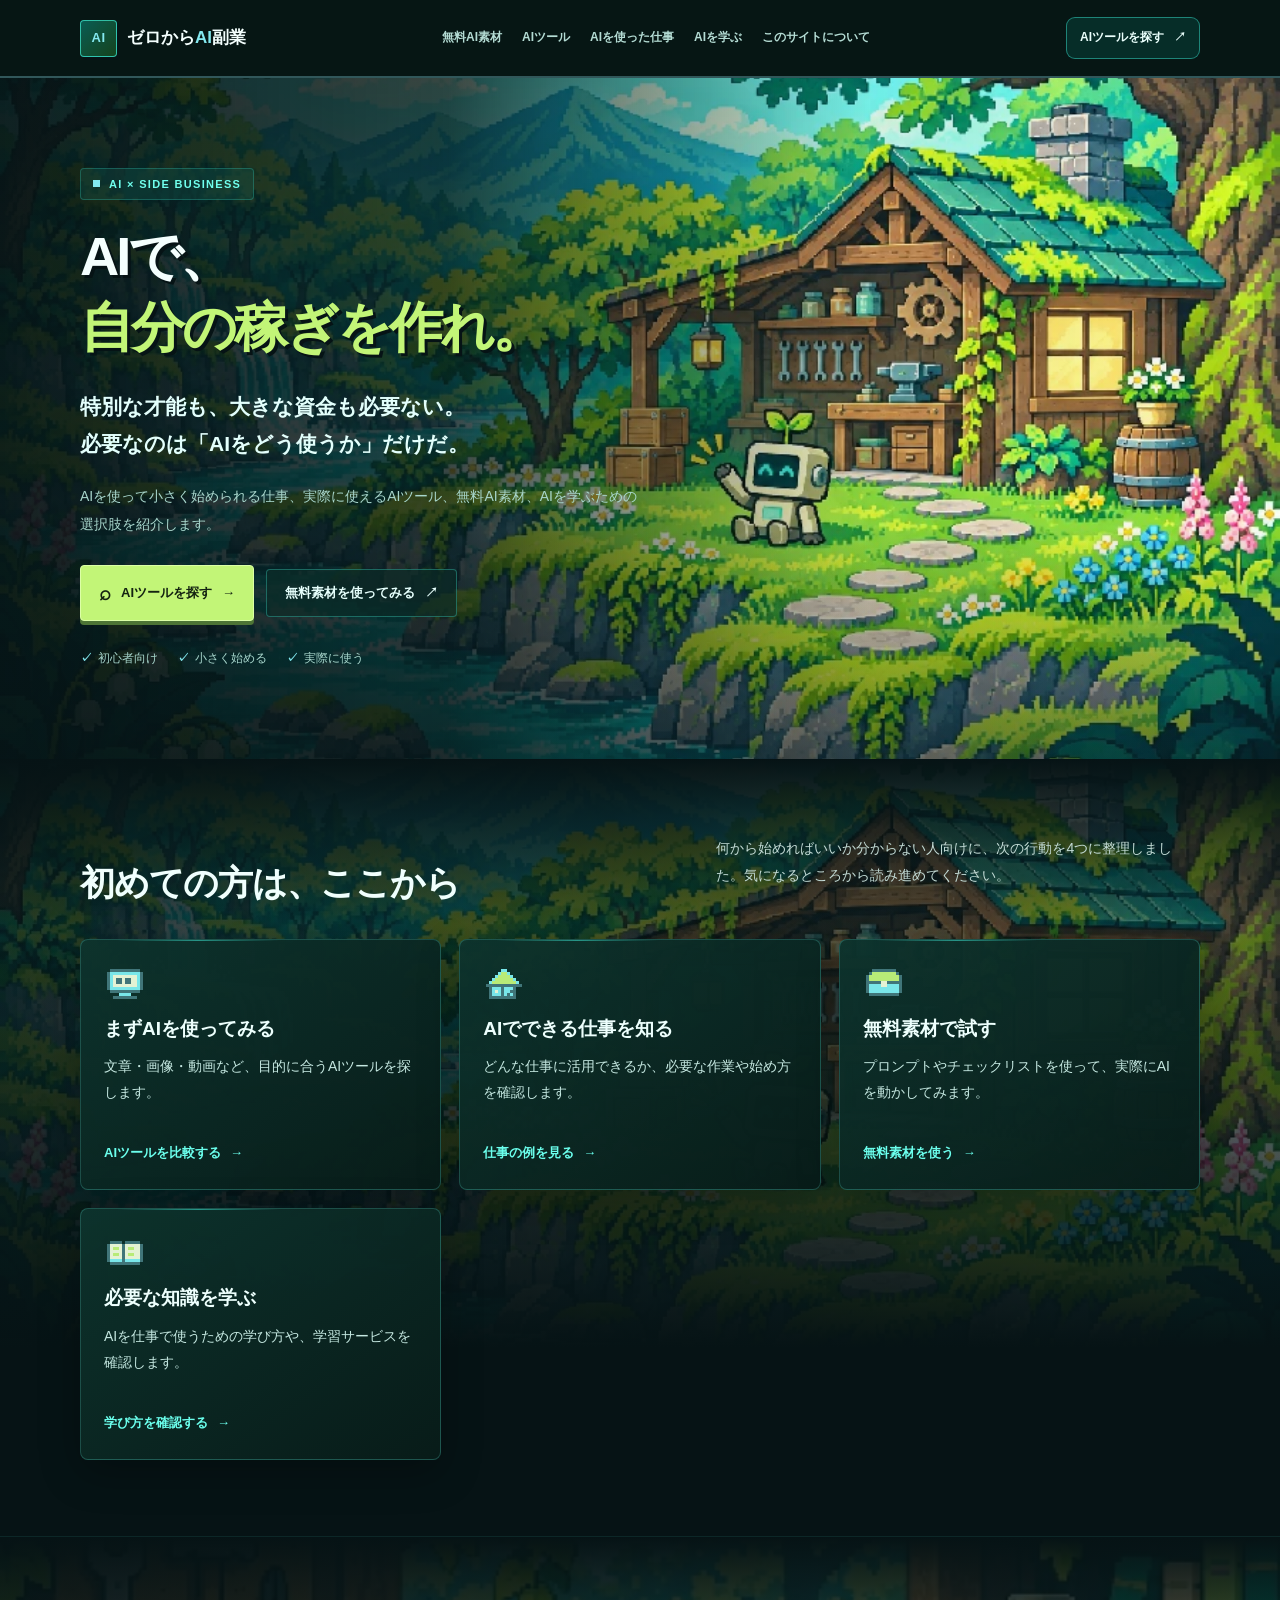
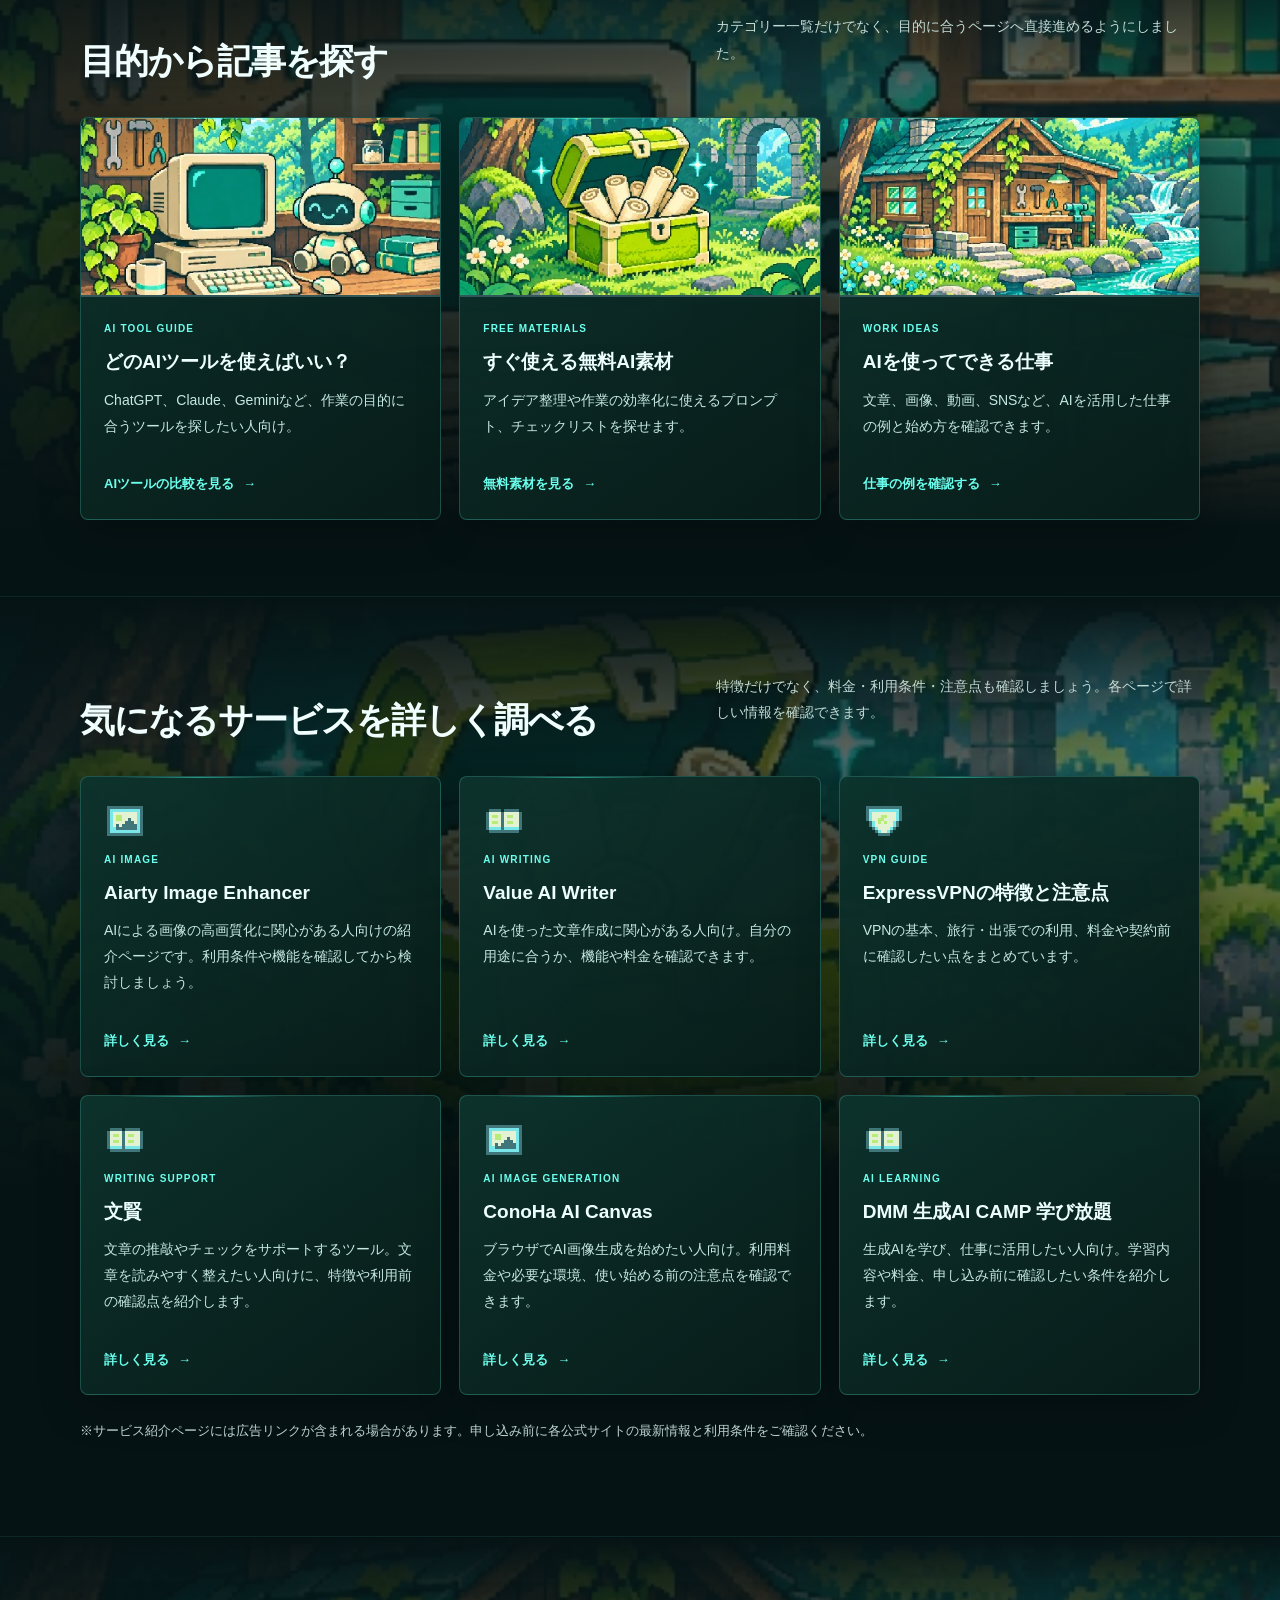
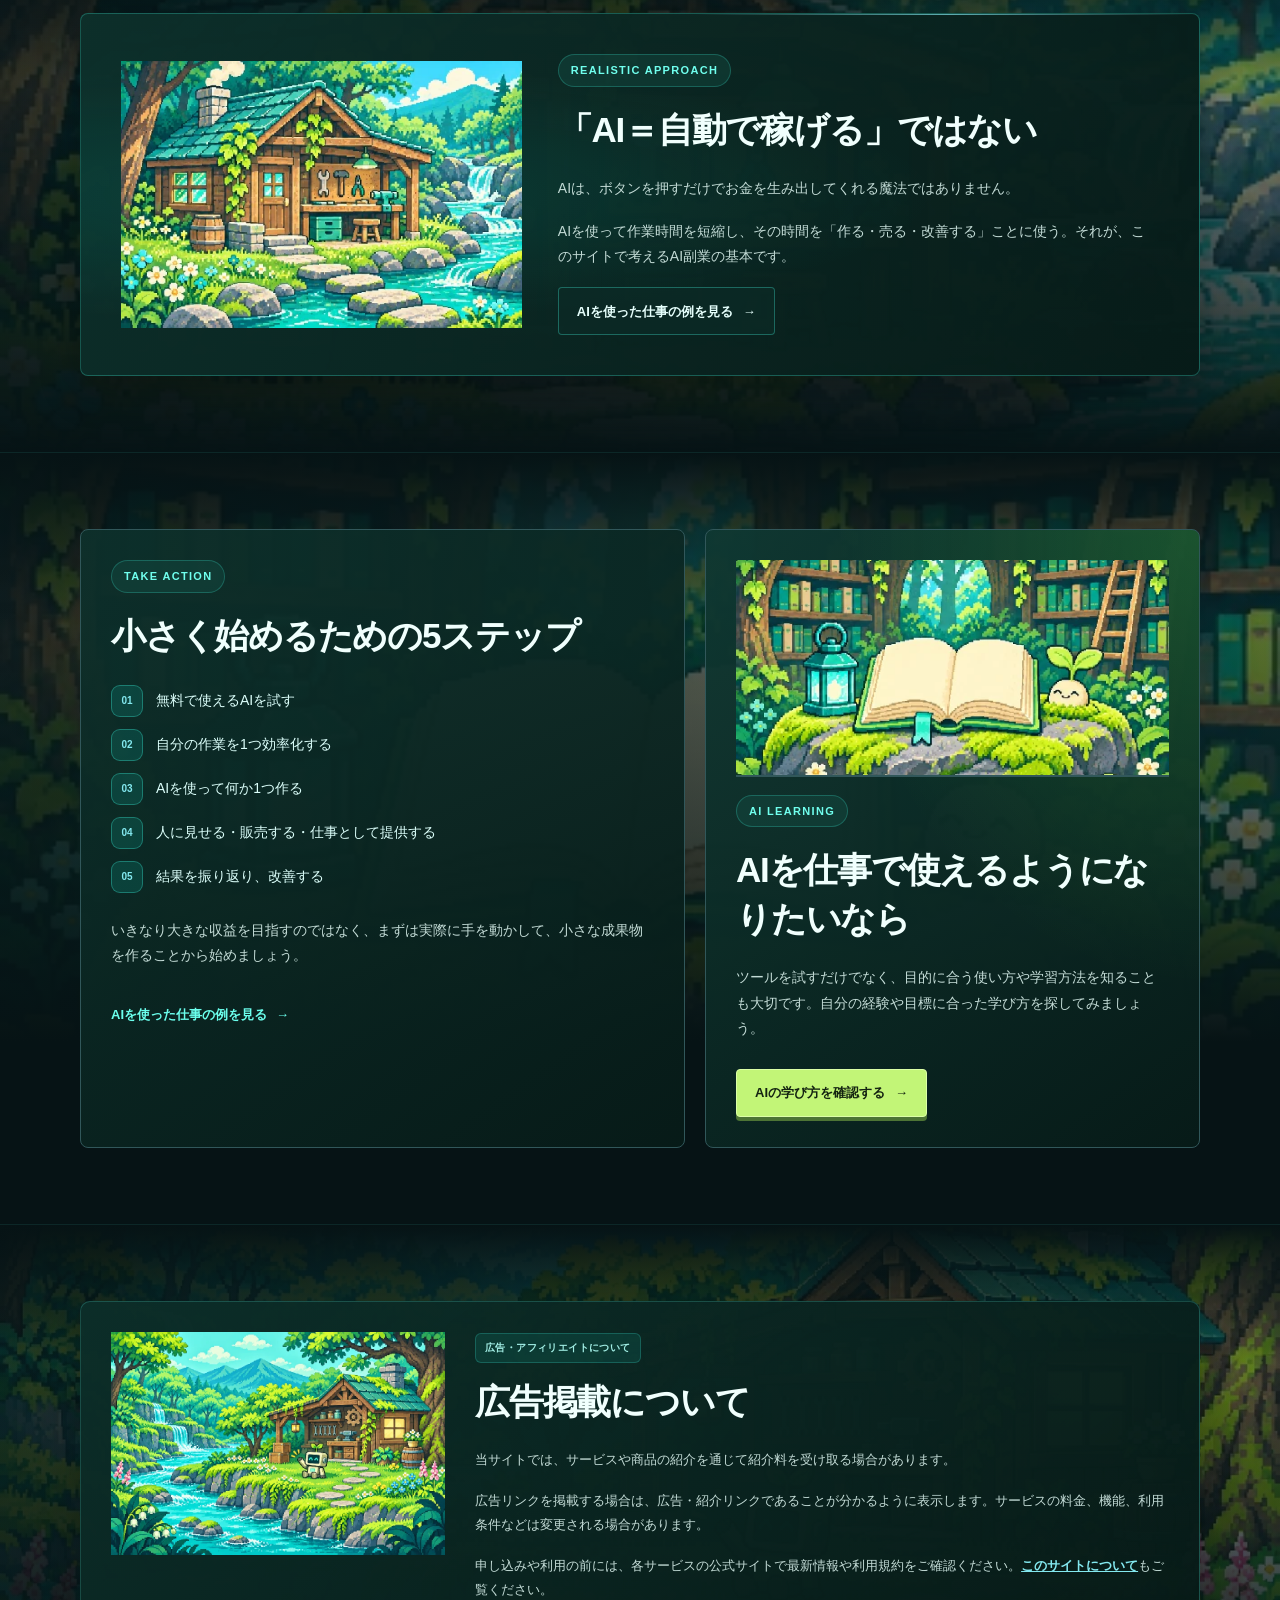
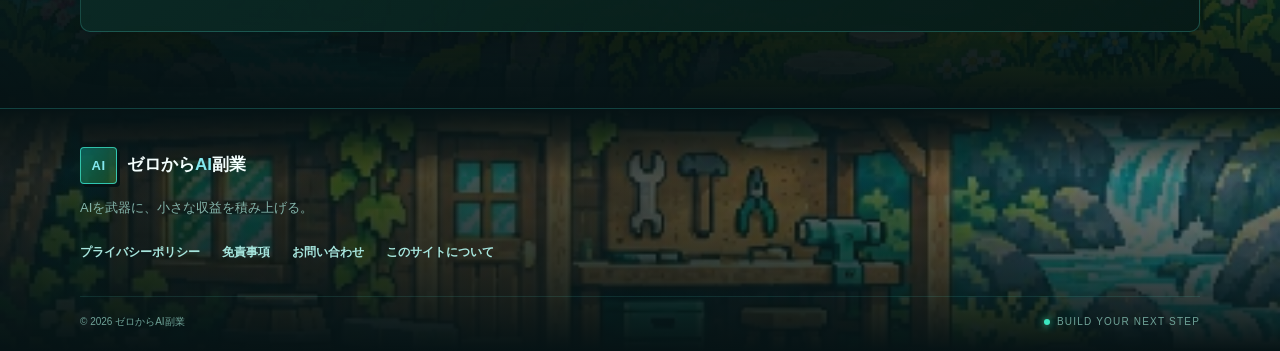
<file: index.html>
<!doctype html>
<html lang="ja">
<head><meta property="og:site_name" content="ゼロからAI副業">
<meta charset="utf-8">
<meta name="viewport" content="width=device-width,initial-scale=1">
<meta name="theme-color" content="#091b1d">
<title>ゼロからAI副業｜初心者向けAIツール・仕事・無料素材</title>
<meta name="description" content="AI副業をこれから始めたい人へ。初心者向けAIツール比較、無料プロンプト、AIを使った仕事の始め方、学習方法を紹介します。">
<link rel="stylesheet" href="styles.css">

<script async src="https://www.googletagmanager.com/gtag/js?id=G-782ZG589TK"></script>
<script>
window.dataLayer = window.dataLayer || [];
function gtag(){dataLayer.push(arguments);}
gtag('js', new Date());
gtag('config', 'G-782ZG589TK');
</script>
</head>

<body>

<header class="site-header">
  <div class="container nav">
    <a class="logo" href="index.html" aria-label="ゼロからAI副業 トップページ">
      <span class="logo-mark" aria-hidden="true">AI</span>
      <span>ゼロから<span class="accent-text">AI</span>副業</span>
    </a>
    <nav class="navlinks" aria-label="メインナビゲーション">
      <a href="products.html">無料AI素材</a>
      <a href="tools.html">AIツール</a>
      <a href="services.html">AIを使った仕事</a>
      <a href="ai-learning.html">AIを学ぶ</a>
      <a href="about.html">このサイトについて</a>
    </nav>
    <a class="header-cta" href="tools.html">AIツールを探す <span aria-hidden="true">↗</span></a>
  </div>
</header>

<main>
<section class="home-hero">
  <div class="container hero-layout">
    <div class="hero-copy">
      <p class="eyebrow"><span class="eyebrow-pulse" aria-hidden="true"></span> AI × SIDE BUSINESS</p>
      <h1>AIで、<br><span class="gradient-text">自分の稼ぎを作れ。</span></h1>
      <p class="lead">特別な才能も、大きな資金も必要ない。<br>必要なのは「AIをどう使うか」だけだ。</p>
      <p class="hero-description">AIを使って小さく始められる仕事、実際に使えるAIツール、無料AI素材、AIを学ぶための選択肢を紹介します。</p>
      <div class="hero-actions">
        <a class="hero-button primary" href="tools.html"><span class="button-icon" aria-hidden="true">⌕</span> AIツールを探す <span aria-hidden="true">→</span></a>
        <a class="hero-button secondary" href="products.html">無料素材を使ってみる <span aria-hidden="true">↗</span></a>
      </div>
      <div class="hero-bottom">
        <span><i aria-hidden="true">✓</i> 初心者向け</span>
        <span><i aria-hidden="true">✓</i> 小さく始める</span>
        <span><i aria-hidden="true">✓</i> 実際に使う</span>
      </div>
    </div>

    <img class="hero-landscape" src="pixel-riverside.webp" width="900" height="600" alt="">
  </div>
</section>

<section class="section start-section">
  <div class="container">
    <div class="section-heading">
      <div><h2>初めての方は、ここから</h2></div>
      <p class="section-intro">何から始めればいいか分からない人向けに、次の行動を4つに整理しました。気になるところから読み進めてください。</p>
    </div>
    <div class="cards start-cards">
      <article class="card feature-card">
        <span class="pixel-icon icon-monitor" aria-hidden="true"></span>
        <h3>まずAIを使ってみる</h3><p>文章・画像・動画など、目的に合うAIツールを探します。</p>
        <a class="card-link" href="tools.html">AIツールを比較する <span>→</span></a>
      </article>
      <article class="card feature-card">
        <span class="pixel-icon icon-cabin" aria-hidden="true"></span>
        <h3>AIでできる仕事を知る</h3><p>どんな仕事に活用できるか、必要な作業や始め方を確認します。</p>
        <a class="card-link" href="services.html">仕事の例を見る <span>→</span></a>
      </article>
      <article class="card feature-card">
        <span class="pixel-icon icon-chest" aria-hidden="true"></span>
        <h3>無料素材で試す</h3><p>プロンプトやチェックリストを使って、実際にAIを動かしてみます。</p>
        <a class="card-link" href="products.html">無料素材を使う <span>→</span></a>
      </article>
      <article class="card feature-card">
        <span class="pixel-icon icon-book" aria-hidden="true"></span>
        <h3>必要な知識を学ぶ</h3><p>AIを仕事で使うための学び方や、学習サービスを確認します。</p>
        <a class="card-link" href="ai-learning.html">学び方を確認する <span>→</span></a>
      </article>
    </div>
  </div>
</section>

<section class="section featured-section">
  <div class="container">
    <div class="section-heading">
      <div><h2>目的から記事を探す</h2></div>
      <p class="section-intro">カテゴリー一覧だけでなく、目的に合うページへ直接進めるようにしました。</p>
    </div>
    <div class="cards article-cards">
      <article class="card article-card">
        <img class="article-illustration" src="pixel-tools.webp" width="480" height="320" loading="lazy" decoding="async" alt="">
        <div class="article-content"><span class="home-card-label">AI TOOL GUIDE</span><h3>どのAIツールを使えばいい？</h3><p>ChatGPT、Claude、Geminiなど、作業の目的に合うツールを探したい人向け。</p><a class="card-link" href="tools.html">AIツールの比較を見る <span>→</span></a></div>
      </article>
      <article class="card article-card">
        <img class="article-illustration" src="pixel-free.webp" width="480" height="320" loading="lazy" decoding="async" alt="">
        <div class="article-content"><span class="home-card-label">FREE MATERIALS</span><h3>すぐ使える無料AI素材</h3><p>アイデア整理や作業の効率化に使えるプロンプト、チェックリストを探せます。</p><a class="card-link" href="products.html">無料素材を見る <span>→</span></a></div>
      </article>
      <article class="card article-card">
        <img class="article-illustration" src="pixel-work.webp" width="480" height="320" loading="lazy" decoding="async" alt="">
        <div class="article-content"><span class="home-card-label">WORK IDEAS</span><h3>AIを使ってできる仕事</h3><p>文章、画像、動画、SNSなど、AIを活用した仕事の例と始め方を確認できます。</p><a class="card-link" href="services.html">仕事の例を確認する <span>→</span></a></div>
      </article>
    </div>
  </div>
</section>

<section class="section services-section">
  <div class="container">
    <div class="section-heading">
      <div><h2>気になるサービスを詳しく調べる</h2></div>
      <p class="section-intro">特徴だけでなく、料金・利用条件・注意点も確認しましょう。各ページで詳しい情報を確認できます。</p>
    </div>

    <div class="cards service-cards">
      <article class="card service-card">
        <span class="pixel-icon icon-picture" aria-hidden="true"></span>
        <div class="service-info">
          <span class="home-card-label">AI IMAGE</span>
          <h3>Aiarty Image Enhancer</h3>
          <p>AIによる画像の高画質化に関心がある人向けの紹介ページです。利用条件や機能を確認してから検討しましょう。</p>
          <a class="card-link" href="aiarty.html">詳しく見る <span>→</span></a>
        </div>
      </article>

      <article class="card service-card">
        <span class="pixel-icon icon-book" aria-hidden="true"></span>
        <div class="service-info">
          <span class="home-card-label">AI WRITING</span>
          <h3>Value AI Writer</h3>
          <p>AIを使った文章作成に関心がある人向け。自分の用途に合うか、機能や料金を確認できます。</p>
          <a class="card-link" href="valueaiwriter.html">詳しく見る <span>→</span></a>
        </div>
      </article>

      <article class="card service-card">
        <span class="pixel-icon icon-shield" aria-hidden="true"></span>
        <div class="service-info">
          <span class="home-card-label">VPN GUIDE</span>
          <h3>ExpressVPNの特徴と注意点</h3>
          <p>VPNの基本、旅行・出張での利用、料金や契約前に確認したい点をまとめています。</p>
          <a class="card-link" href="expressvpn.html">詳しく見る <span>→</span></a>
        </div>
      </article>

      <article class="card service-card">
        <span class="pixel-icon icon-book" aria-hidden="true"></span>
        <div class="service-info">
          <span class="home-card-label">WRITING SUPPORT</span>
          <h3>文賢</h3>
          <p>文章の推敲やチェックをサポートするツール。文章を読みやすく整えたい人向けに、特徴や利用前の確認点を紹介します。</p>
          <a class="card-link" href="bunken.html">詳しく見る <span>→</span></a>
        </div>
      </article>

      <article class="card service-card">
        <span class="pixel-icon icon-picture" aria-hidden="true"></span>
        <div class="service-info">
          <span class="home-card-label">AI IMAGE GENERATION</span>
          <h3>ConoHa AI Canvas</h3>
          <p>ブラウザでAI画像生成を始めたい人向け。利用料金や必要な環境、使い始める前の注意点を確認できます。</p>
          <a class="card-link" href="conoha-ai-canvas.html">詳しく見る <span>→</span></a>
        </div>
      </article>

      <article class="card service-card">
        <span class="pixel-icon icon-book" aria-hidden="true"></span>
        <div class="service-info">
          <span class="home-card-label">AI LEARNING</span>
          <h3>DMM 生成AI CAMP 学び放題</h3>
          <p>生成AIを学び、仕事に活用したい人向け。学習内容や料金、申し込み前に確認したい条件を紹介します。</p>
          <a class="card-link" href="ai-learning.html">詳しく見る <span>→</span></a>
        </div>
      </article>
    </div>
    <p class="small disclosure-note">※サービス紹介ページには広告リンクが含まれる場合があります。申し込み前に各公式サイトの最新情報と利用条件をご確認ください。</p>
  </div>
</section>

<section class="section principle-section">
  <div class="container">
    <div class="principle-panel">
      <img class="panel-illustration" src="pixel-work.webp" width="480" height="320" loading="lazy" decoding="async" alt="">
      <div class="principle-copy">
        <p class="eyebrow">REALISTIC APPROACH</p>
        <h2>「AI＝自動で稼げる」ではない</h2>
        <p>AIは、ボタンを押すだけでお金を生み出してくれる魔法ではありません。</p>
        <p>AIを使って作業時間を短縮し、その時間を「作る・売る・改善する」ことに使う。それが、このサイトで考えるAI副業の基本です。</p>
        <a class="hero-button secondary" href="services.html">AIを使った仕事の例を見る <span>→</span></a>
      </div>
    </div>
  </div>
</section>

<section class="section steps-section">
  <div class="container steps-layout">
    <div class="steps-panel">
      <p class="eyebrow">TAKE ACTION</p>
      <h2>小さく始めるための5ステップ</h2>
      <ol class="step-list">
        <li><span>01</span>無料で使えるAIを試す</li>
        <li><span>02</span>自分の作業を1つ効率化する</li>
        <li><span>03</span>AIを使って何か1つ作る</li>
        <li><span>04</span>人に見せる・販売する・仕事として提供する</li>
        <li><span>05</span>結果を振り返り、改善する</li>
      </ol>
      <p>いきなり大きな収益を目指すのではなく、まずは実際に手を動かして、小さな成果物を作ることから始めましょう。</p>
      <a class="card-link" href="services.html">AIを使った仕事の例を見る <span>→</span></a>
    </div>
    <div class="learning-panel">
      <img class="learning-illustration" src="pixel-book.webp" width="480" height="320" loading="lazy" decoding="async" alt="">
      <p class="eyebrow">AI LEARNING</p>
      <h2>AIを仕事で使えるようになりたいなら</h2>
      <p>ツールを試すだけでなく、目的に合う使い方や学習方法を知ることも大切です。自分の経験や目標に合った学び方を探してみましょう。</p>
      <a class="hero-button primary" href="ai-learning.html">AIの学び方を確認する <span>→</span></a>
    </div>
  </div>
</section>

<section class="section about-section">
  <div class="container">
    <div class="ad-box">
      <img class="panel-illustration" src="pixel-riverside.webp" width="900" height="600" loading="lazy" decoding="async" alt="">
      <div class="ad-content">
        <span class="ad-label">広告・アフィリエイトについて</span>
        <h2>広告掲載について</h2>
        <p>当サイトでは、サービスや商品の紹介を通じて紹介料を受け取る場合があります。</p>
        <p>広告リンクを掲載する場合は、広告・紹介リンクであることが分かるように表示します。サービスの料金、機能、利用条件などは変更される場合があります。</p>
        <p class="small mb-0">申し込みや利用の前には、各サービスの公式サイトで最新情報や利用規約をご確認ください。<a href="about.html">このサイトについて</a>もご覧ください。</p>
      </div>
    </div>
  </div>
</section>
</main>

<footer class="site-footer">
  <div class="container footer-main">
    <a class="logo footer-logo" href="index.html"><span class="logo-mark" aria-hidden="true">AI</span><span>ゼロから<span class="accent-text">AI</span>副業</span></a>
    <p>AIを武器に、小さな収益を積み上げる。</p>
    <nav class="footer-links" aria-label="フッターナビゲーション">
      <a href="privacy.html">プライバシーポリシー</a>
      <a href="disclaimer.html">免責事項</a>
      <a href="contact.html">お問い合わせ</a>
      <a href="about.html">このサイトについて</a>
    </nav>
  </div>
  <div class="container footer-bottom">
    <span>© 2026 ゼロからAI副業</span>
    <span class="footer-status"><i></i> BUILD YOUR NEXT STEP</span>
  </div>
</footer>
</body>
</html>
</file>
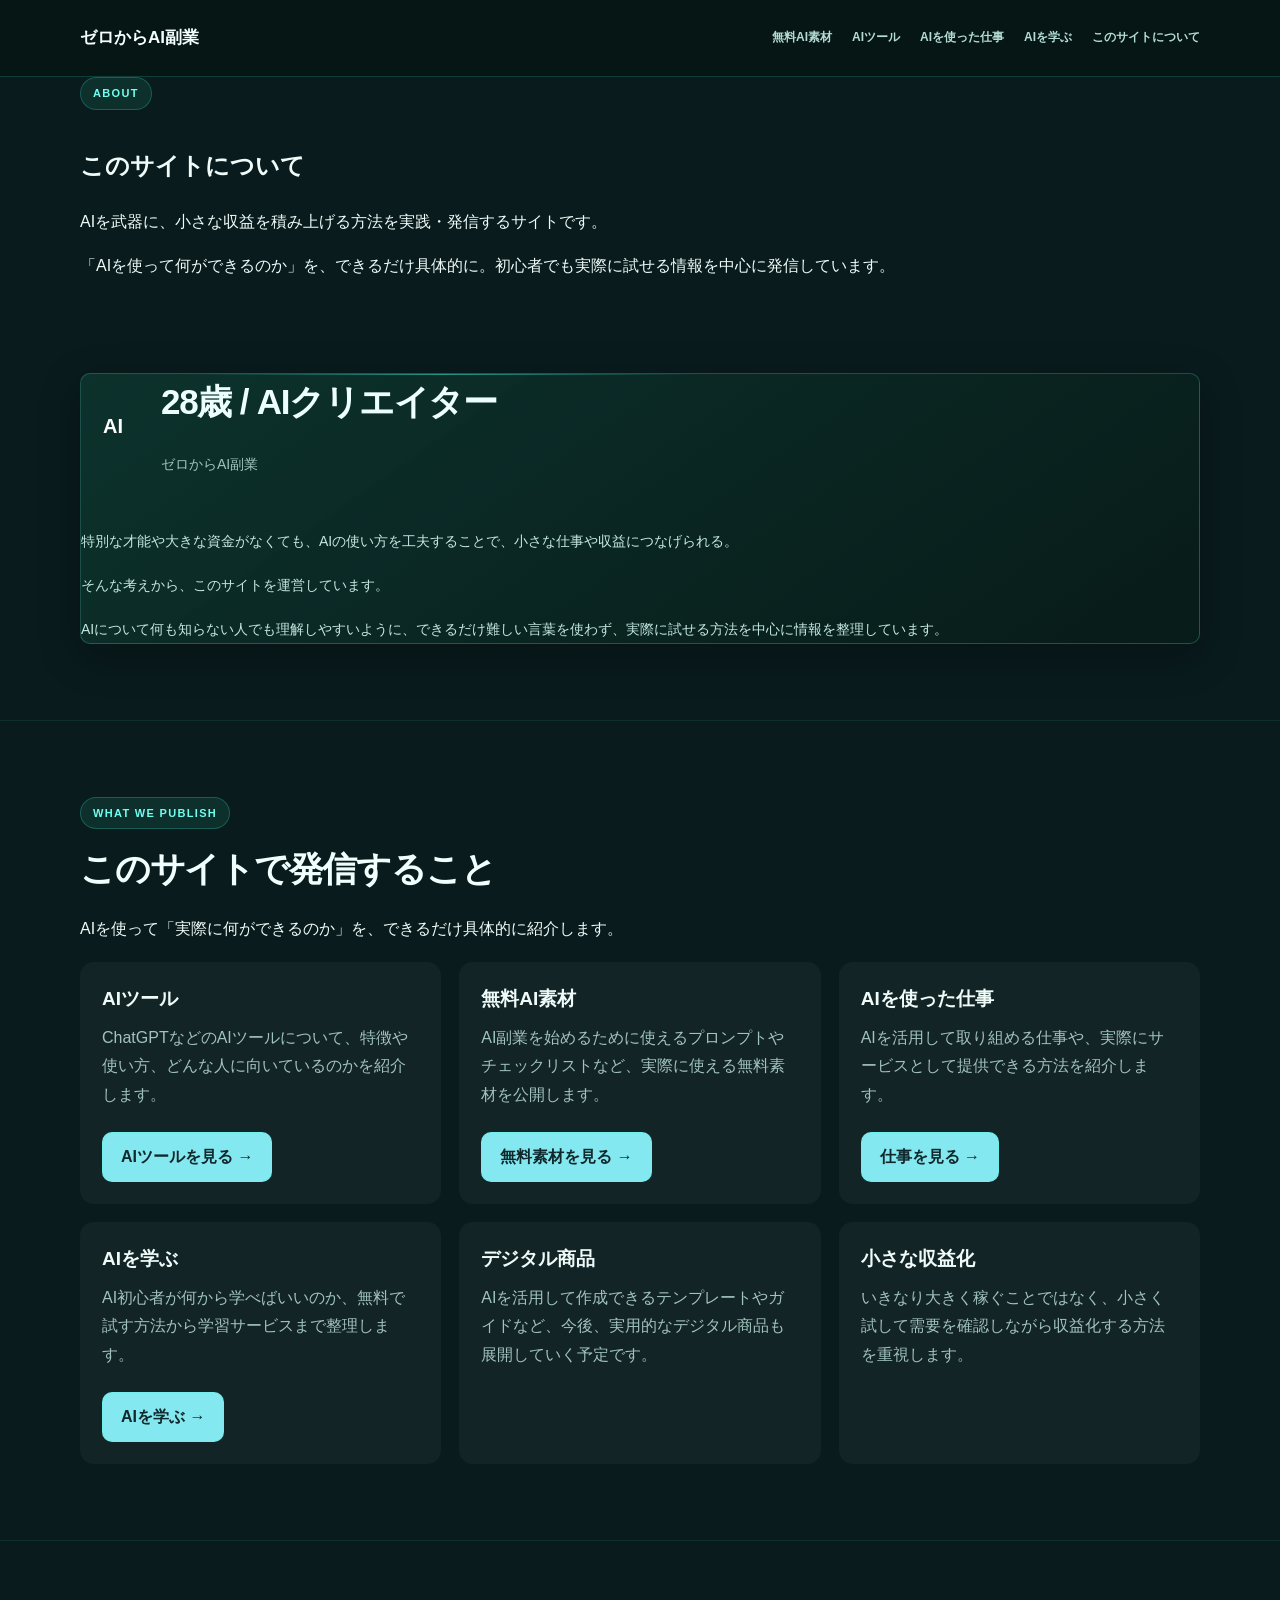
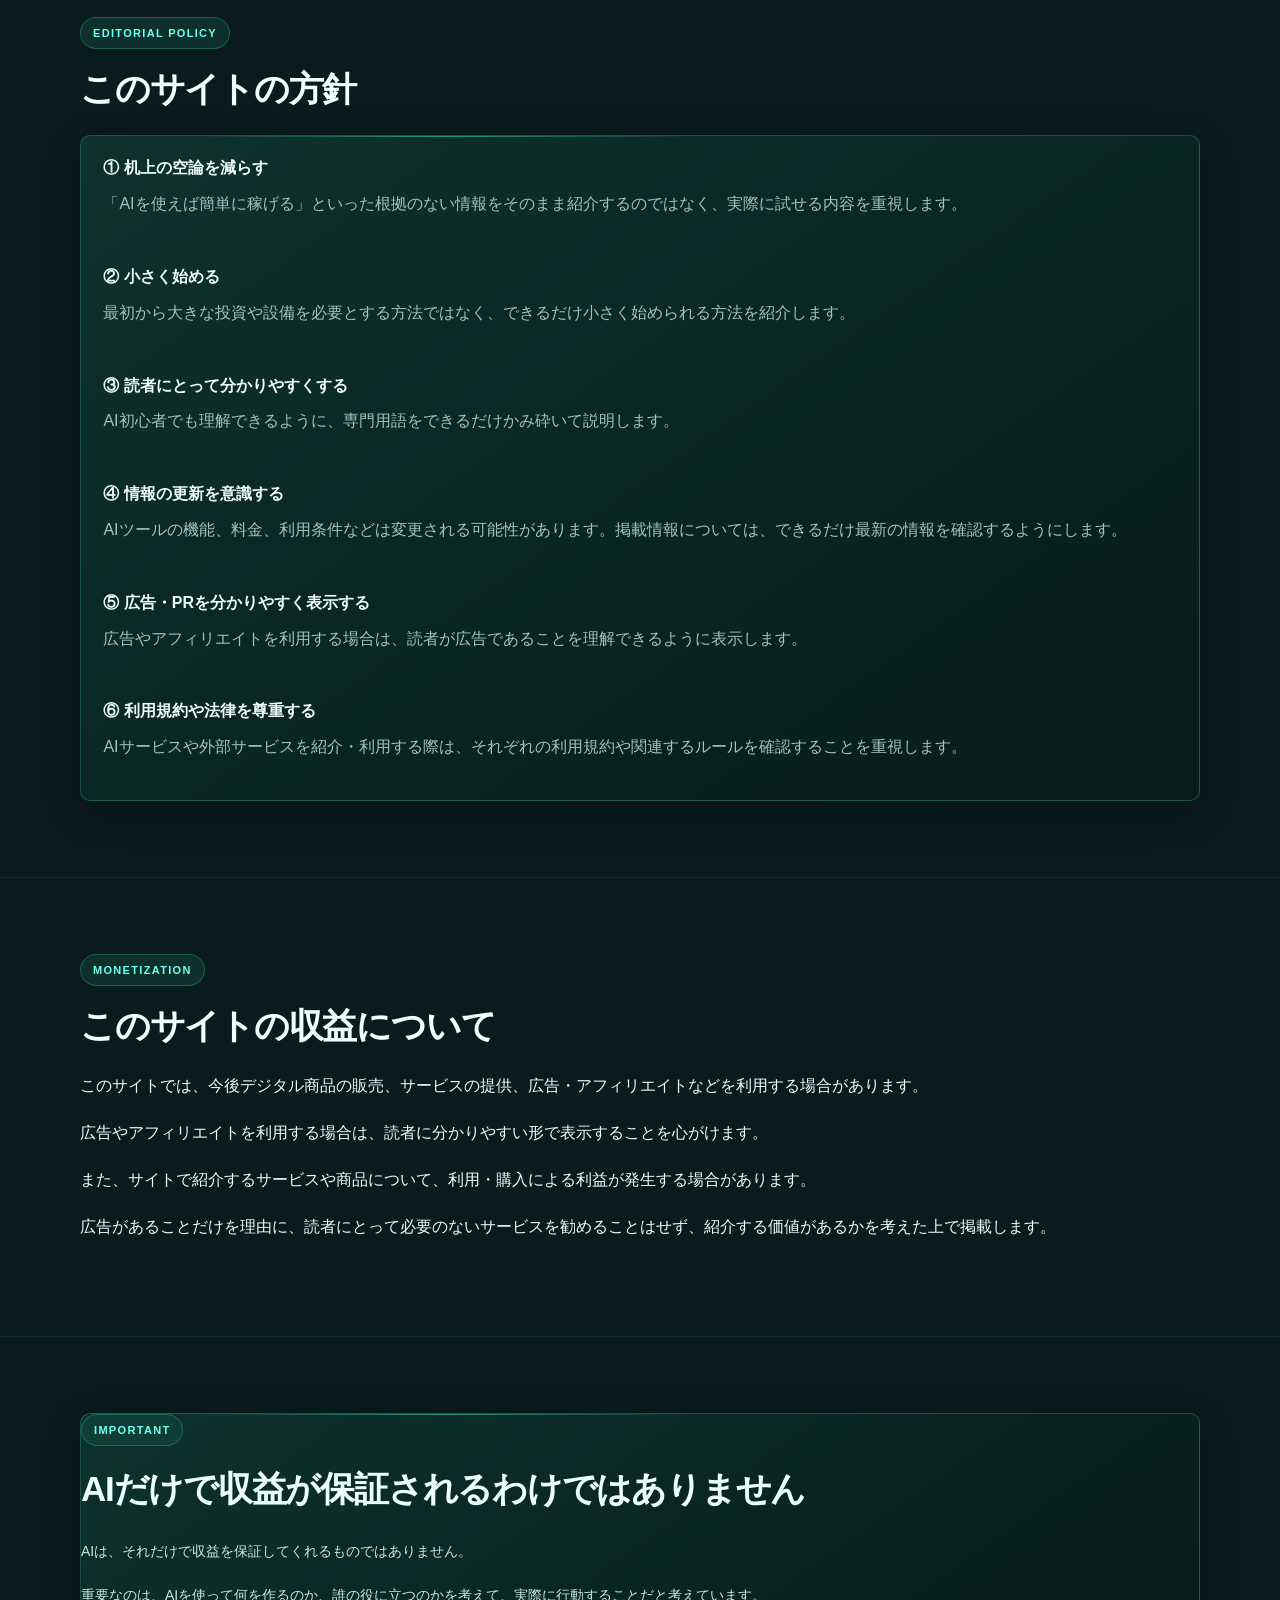
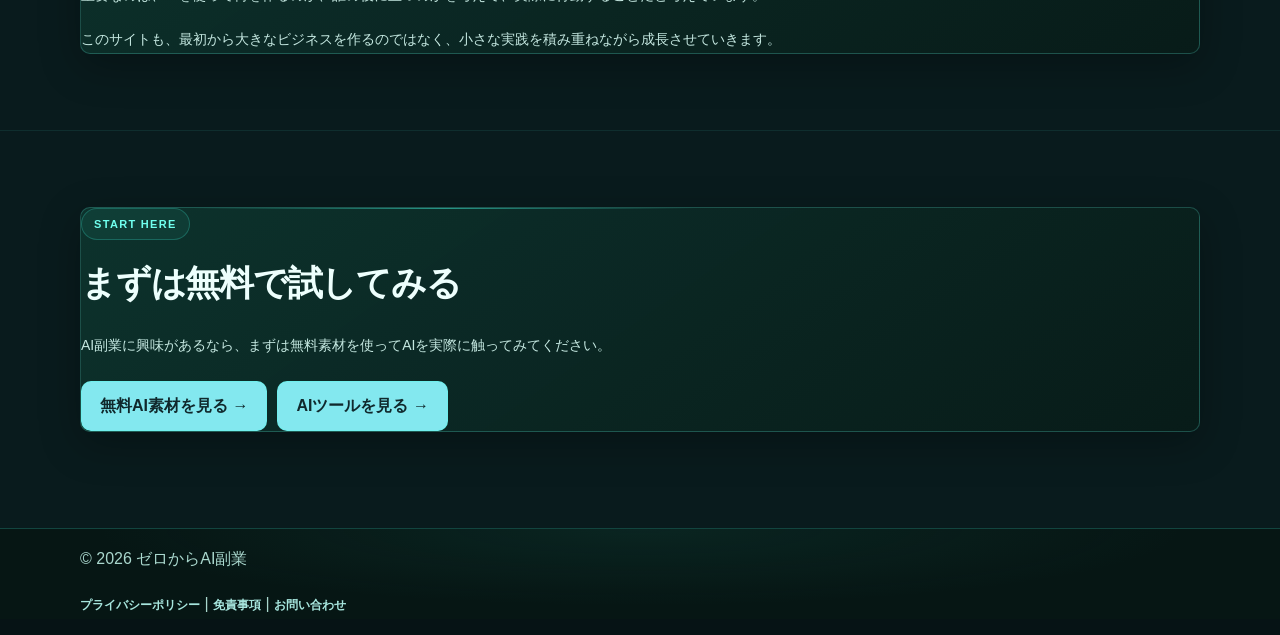
<file: about.html>
<!doctype html>
<html lang="ja">
<head>
<meta charset="utf-8">
<meta name="viewport" content="width=device-width,initial-scale=1">
<title>このサイトについて｜ゼロからAI副業</title>
<meta name="description" content="ゼロからAI副業について。AIを活用して小さく始められる副業や仕事、AIツール、無料素材などを実践的に紹介しています。">

<script async src="https://www.googletagmanager.com/gtag/js?id=G-782ZG589TK"></script>
<script>
window.dataLayer=window.dataLayer||[];
function gtag(){dataLayer.push(arguments);}
gtag('js',new Date());
gtag('config','G-782ZG589TK');
</script>

<link rel="stylesheet" href="styles.css">

<style>
.about-profile{display:flex;align-items:center;gap:16px}
.about-avatar{
  width:64px;height:64px;flex:0 0 64px;
  display:grid;place-items:center;border-radius:50%;
  background:var(--ink);color:#fff;font-size:20px;font-weight:900
}
.about-profile-name{margin:0 0 4px;font-size:18px;color:var(--text)}
.about-profile-sub{color:var(--muted);font-size:14px}
.about-divider{border:0;border-top:1px solid var(--line);margin:26px 0}
.about-grid{display:grid;grid-template-columns:repeat(3,minmax(0,1fr));gap:18px}
.about-card{
  background:rgba(255,255,255,.04);color:var(--text);
  border:1px solid var(--line);border-radius:14px;padding:22px
}
.about-card h3{margin-top:0;color:var(--text)}
.about-card p{color:var(--muted)}
.policy-list{list-style:none;padding:0;margin:0}
.policy-list li{padding:18px 0;border-bottom:1px solid var(--line)}
.policy-list li:last-child{border-bottom:0}
.policy-list strong{display:block;margin-bottom:7px;color:var(--text)}
.policy-list span{color:var(--muted)}
.about-links{display:flex;flex-wrap:wrap;gap:10px;margin-top:22px}
.about-links a{text-decoration:none}
.about-note{margin-top:28px}
@media(max-width:760px){
  .about-profile{align-items:flex-start}
  .about-grid{grid-template-columns:1fr}
}
</style>
</head>

<body>
<header>
<div class="container nav">
<a class="logo" href="index.html">ゼロからAI副業</a>
<nav class="navlinks">
<a href="products.html">無料AI素材</a>
<a href="tools.html">AIツール</a>
<a href="services.html">AIを使った仕事</a>
<a href="ai-learning.html">AIを学ぶ</a>
<a href="about.html">このサイトについて</a>
</nav>
</div>
</header>

<main>
<section class="page-hero">
<div class="container">
<div class="eyebrow">ABOUT</div>
<h1>このサイトについて</h1>
<p class="lead">AIを武器に、小さな収益を積み上げる方法を実践・発信するサイトです。</p>
<p>「AIを使って何ができるのか」を、できるだけ具体的に。初心者でも実際に試せる情報を中心に発信しています。</p>
</div>
</section>

<section class="section">
<div class="container">
<div class="card">
<div class="about-profile">
<div class="about-avatar">AI</div>
<div><h2 class="about-profile-name">28歳 / AIクリエイター</h2><div class="about-profile-sub">ゼロからAI副業</div></div>
</div>
<hr class="about-divider">
<p>特別な才能や大きな資金がなくても、AIの使い方を工夫することで、小さな仕事や収益につなげられる。</p>
<p>そんな考えから、このサイトを運営しています。</p>
<p>AIについて何も知らない人でも理解しやすいように、できるだけ難しい言葉を使わず、実際に試せる方法を中心に情報を整理しています。</p>
</div>
</div>
</section>

<section class="section">
<div class="container">
<div class="section-head"><div class="eyebrow">WHAT WE PUBLISH</div><h2>このサイトで発信すること</h2><p class="lead">AIを使って「実際に何ができるのか」を、できるだけ具体的に紹介します。</p></div>
<div class="about-grid">
<div class="about-card"><h3>AIツール</h3><p>ChatGPTなどのAIツールについて、特徴や使い方、どんな人に向いているのかを紹介します。</p><div class="about-links"><a class="btn secondary" href="tools.html">AIツールを見る →</a></div></div>
<div class="about-card"><h3>無料AI素材</h3><p>AI副業を始めるために使えるプロンプトやチェックリストなど、実際に使える無料素材を公開します。</p><div class="about-links"><a class="btn secondary" href="products.html">無料素材を見る →</a></div></div>
<div class="about-card"><h3>AIを使った仕事</h3><p>AIを活用して取り組める仕事や、実際にサービスとして提供できる方法を紹介します。</p><div class="about-links"><a class="btn secondary" href="services.html">仕事を見る →</a></div></div>
<div class="about-card"><h3>AIを学ぶ</h3><p>AI初心者が何から学べばいいのか、無料で試す方法から学習サービスまで整理します。</p><div class="about-links"><a class="btn secondary" href="ai-learning.html">AIを学ぶ →</a></div></div>
<div class="about-card"><h3>デジタル商品</h3><p>AIを活用して作成できるテンプレートやガイドなど、今後、実用的なデジタル商品も展開していく予定です。</p></div>
<div class="about-card"><h3>小さな収益化</h3><p>いきなり大きく稼ぐことではなく、小さく試して需要を確認しながら収益化する方法を重視します。</p></div>
</div>
</div>
</section>

<section class="section">
<div class="container">
<div class="section-head"><div class="eyebrow">EDITORIAL POLICY</div><h2>このサイトの方針</h2></div>
<div class="card">
<ul class="policy-list">
<li><strong>① 机上の空論を減らす</strong><span>「AIを使えば簡単に稼げる」といった根拠のない情報をそのまま紹介するのではなく、実際に試せる内容を重視します。</span></li>
<li><strong>② 小さく始める</strong><span>最初から大きな投資や設備を必要とする方法ではなく、できるだけ小さく始められる方法を紹介します。</span></li>
<li><strong>③ 読者にとって分かりやすくする</strong><span>AI初心者でも理解できるように、専門用語をできるだけかみ砕いて説明します。</span></li>
<li><strong>④ 情報の更新を意識する</strong><span>AIツールの機能、料金、利用条件などは変更される可能性があります。掲載情報については、できるだけ最新の情報を確認するようにします。</span></li>
<li><strong>⑤ 広告・PRを分かりやすく表示する</strong><span>広告やアフィリエイトを利用する場合は、読者が広告であることを理解できるように表示します。</span></li>
<li><strong>⑥ 利用規約や法律を尊重する</strong><span>AIサービスや外部サービスを紹介・利用する際は、それぞれの利用規約や関連するルールを確認することを重視します。</span></li>
</ul>
</div>
</div>
</section>

<section class="section">
<div class="container">
<div class="notice">
<div class="eyebrow">MONETIZATION</div>
<h2>このサイトの収益について</h2>
<p>このサイトでは、今後デジタル商品の販売、サービスの提供、広告・アフィリエイトなどを利用する場合があります。</p>
<p>広告やアフィリエイトを利用する場合は、読者に分かりやすい形で表示することを心がけます。</p>
<p>また、サイトで紹介するサービスや商品について、利用・購入による利益が発生する場合があります。</p>
<p>広告があることだけを理由に、読者にとって必要のないサービスを勧めることはせず、紹介する価値があるかを考えた上で掲載します。</p>
</div>
</div>
</section>

<section class="section">
<div class="container">
<div class="card">
<div class="eyebrow">IMPORTANT</div>
<h2>AIだけで収益が保証されるわけではありません</h2>
<p>AIは、それだけで収益を保証してくれるものではありません。</p>
<p>重要なのは、AIを使って何を作るのか、誰の役に立つのかを考えて、実際に行動することだと考えています。</p>
<p>このサイトも、最初から大きなビジネスを作るのではなく、小さな実践を積み重ねながら成長させていきます。</p>
</div>
</div>
</section>

<section class="section">
<div class="container">
<div class="card">
<div class="eyebrow">START HERE</div>
<h2>まずは無料で試してみる</h2>
<p>AI副業に興味があるなら、まずは無料素材を使ってAIを実際に触ってみてください。</p>
<div class="about-links">
<a class="btn primary" href="products.html">無料AI素材を見る →</a>
<a class="btn secondary" href="tools.html">AIツールを見る →</a>
</div>
</div>
</div>
</section>
</main>

<footer>
<div class="container">
<p>© 2026 ゼロからAI副業</p>
<p><a href="privacy.html">プライバシーポリシー</a> | <a href="disclaimer.html">免責事項</a> | <a href="contact.html">お問い合わせ</a></p>
</div>
</footer>
</body>
</html>
</file>
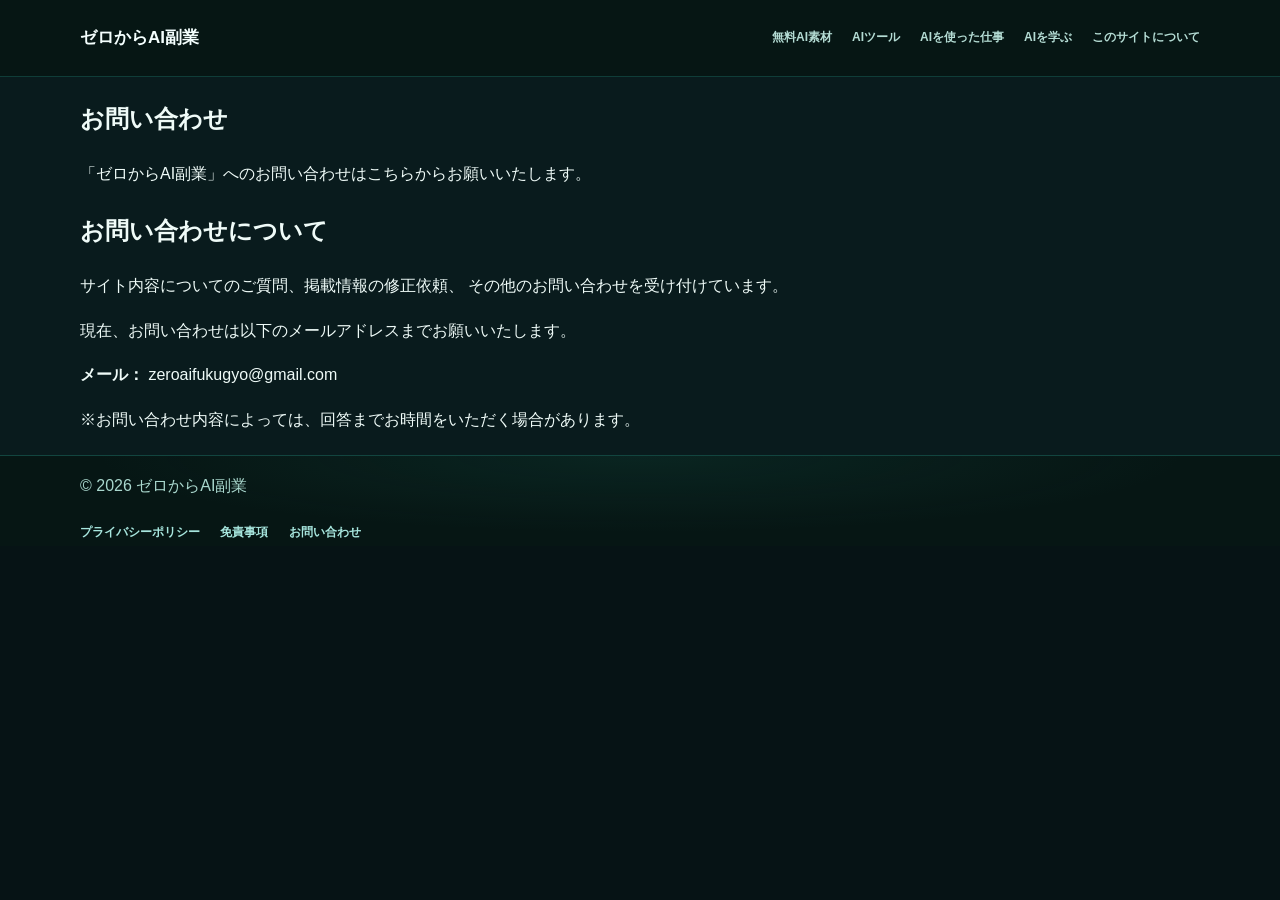
<file: contact.html>
<!doctype html>
<html lang="ja">
<head>
<!-- Google tag (gtag.js) -->
<script async src="https://www.googletagmanager.com/gtag/js?id=G-782ZG589TK"></script>
<script>
  window.dataLayer = window.dataLayer || [];
  function gtag(){dataLayer.push(arguments);}
  gtag('js', new Date());
  gtag('config', 'G-782ZG589TK');
</script>
<meta charset="utf-8">
<meta name="viewport" content="width=device-width,initial-scale=1">
<title>お問い合わせ｜ゼロからAI副業</title>
<meta name="description" content="ゼロからAI副業へのお問い合わせページです。">
<link rel="stylesheet" href="styles.css">
</head>
<body>
<header>
  <div class="container nav">
    <a class="logo" href="index.html">ゼロからAI副業</a>
    <nav class="navlinks">
      <a href="products.html">無料AI素材</a>
      <a href="tools.html">AIツール</a>
      <a href="services.html">AIを使った仕事</a>
      <a href="ai-learning.html">AIを学ぶ</a>
      <a href="about.html">このサイトについて</a>
    </nav>
  </div>
</header>
<main class="container">
  <section class="page">
    <h1>お問い合わせ</h1>
    <p>
      「ゼロからAI副業」へのお問い合わせはこちらからお願いいたします。
    </p>
    <h2>お問い合わせについて</h2>
    <p>
      サイト内容についてのご質問、掲載情報の修正依頼、
      その他のお問い合わせを受け付けています。
    </p>
    <p>
      現在、お問い合わせは以下のメールアドレスまでお願いいたします。
    </p>
    <p>
      <strong>メール：</strong>
      zeroaifukugyo@gmail.com
    </p>
    <p>
      ※お問い合わせ内容によっては、回答までお時間をいただく場合があります。
    </p>
  </section>
</main>
<footer>
  <div class="container">
    <p>© 2026 ゼロからAI副業</p>
    <p>
      <a href="privacy.html">プライバシーポリシー</a>　
      <a href="disclaimer.html">免責事項</a>　
      <a href="contact.html">お問い合わせ</a>
    </p>
  </div>
</footer>
</body>
</html>
</file>
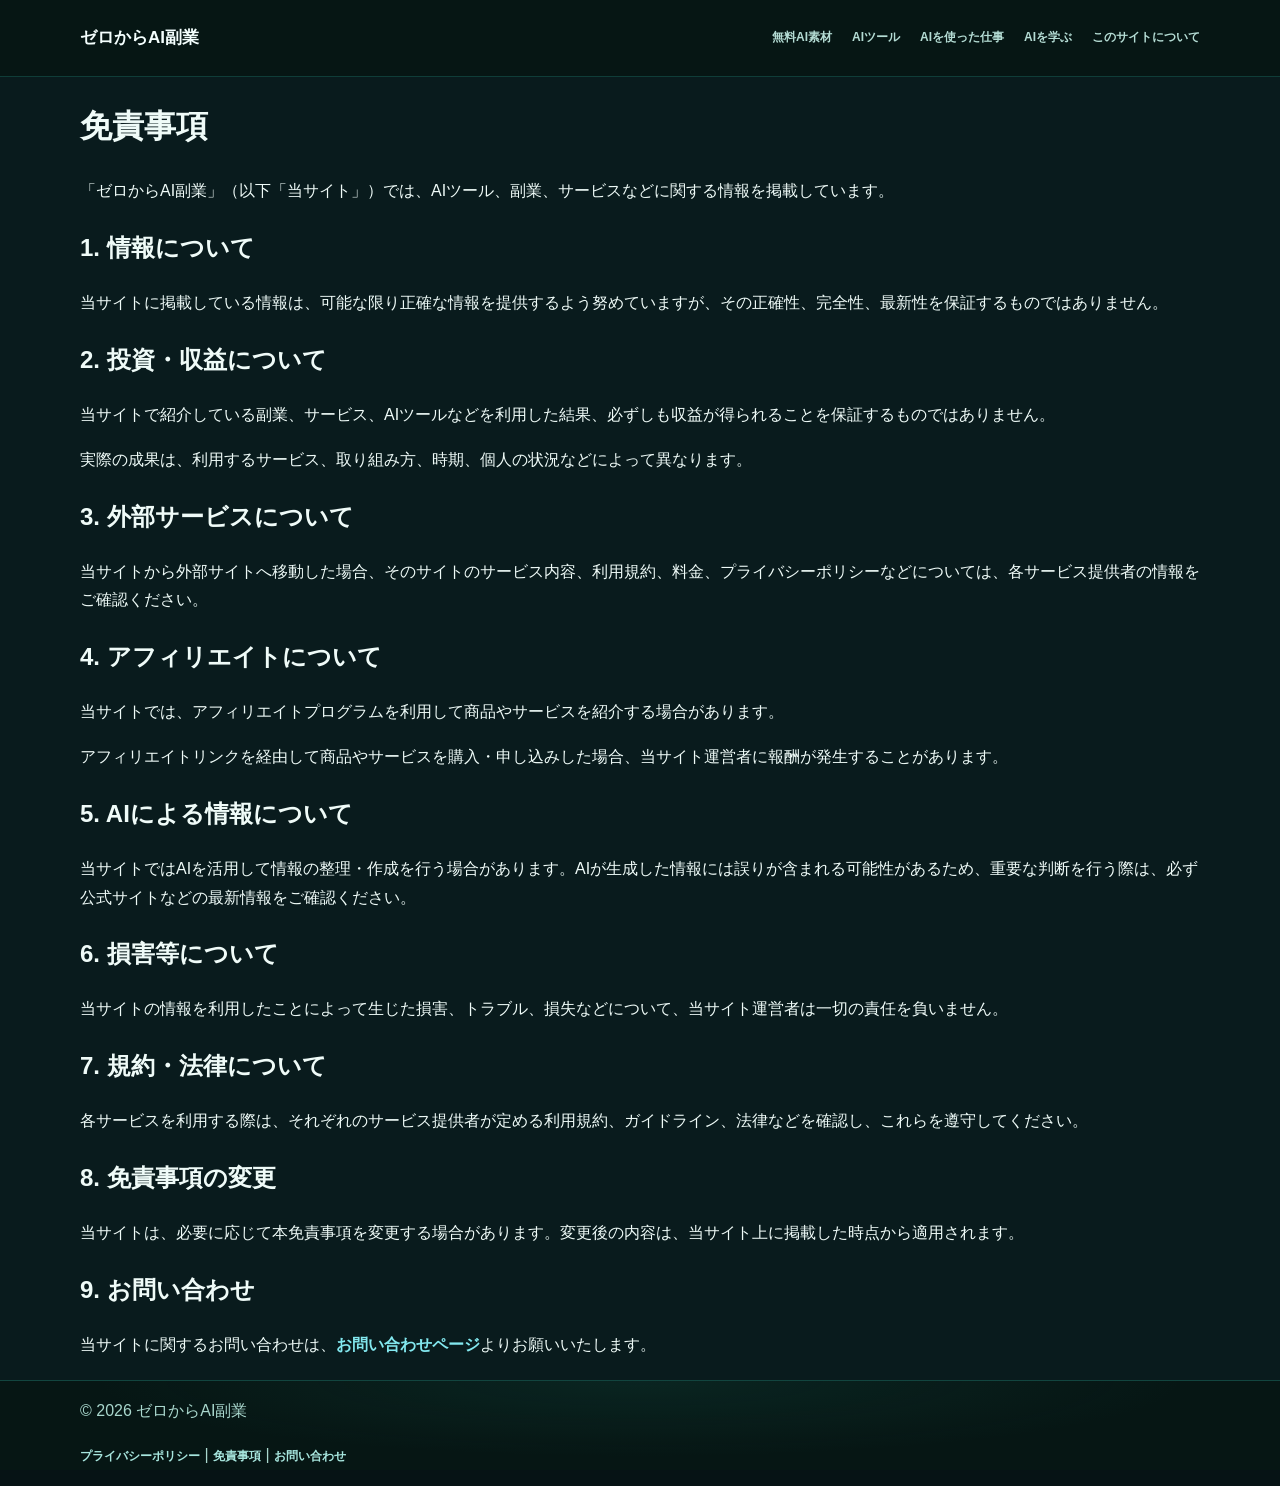
<file: disclaimer.html>
<!doctype html>
<html lang="ja">
<head>
<meta charset="utf-8">
<meta name="viewport" content="width=device-width,initial-scale=1">
<title>免責事項｜ゼロからAI副業</title>
<link rel="stylesheet" href="styles.css">
<!-- Google tag (gtag.js) -->
<script async src="https://www.googletagmanager.com/gtag/js?id=G-782ZG589TK"></script>
<script>
  window.dataLayer = window.dataLayer || [];
  function gtag(){dataLayer.push(arguments);}
  gtag('js', new Date());
  gtag('config', 'G-782ZG589TK');
</script>
</head>
<body>
<header>
<div class="container nav">
<a class="logo" href="index.html">ゼロからAI副業</a>
<nav class="navlinks">
<a href="products.html">無料AI素材</a>
<a href="tools.html">AIツール</a>
<a href="services.html">AIを使った仕事</a>
<a href="ai-learning.html">AIを学ぶ</a>
<a href="about.html">このサイトについて</a>
</nav>
</div>
</header>
<main class="container">
<h1>免責事項</h1>
<p>「ゼロからAI副業」（以下「当サイト」）では、AIツール、副業、サービスなどに関する情報を掲載しています。</p>
<h2>1. 情報について</h2>
<p>当サイトに掲載している情報は、可能な限り正確な情報を提供するよう努めていますが、その正確性、完全性、最新性を保証するものではありません。</p>
<h2>2. 投資・収益について</h2>
<p>当サイトで紹介している副業、サービス、AIツールなどを利用した結果、必ずしも収益が得られることを保証するものではありません。</p>
<p>実際の成果は、利用するサービス、取り組み方、時期、個人の状況などによって異なります。</p>
<h2>3. 外部サービスについて</h2>
<p>当サイトから外部サイトへ移動した場合、そのサイトのサービス内容、利用規約、料金、プライバシーポリシーなどについては、各サービス提供者の情報をご確認ください。</p>
<h2>4. アフィリエイトについて</h2>
<p>当サイトでは、アフィリエイトプログラムを利用して商品やサービスを紹介する場合があります。</p>
<p>アフィリエイトリンクを経由して商品やサービスを購入・申し込みした場合、当サイト運営者に報酬が発生することがあります。</p>
<h2>5. AIによる情報について</h2>
<p>当サイトではAIを活用して情報の整理・作成を行う場合があります。AIが生成した情報には誤りが含まれる可能性があるため、重要な判断を行う際は、必ず公式サイトなどの最新情報をご確認ください。</p>
<h2>6. 損害等について</h2>
<p>当サイトの情報を利用したことによって生じた損害、トラブル、損失などについて、当サイト運営者は一切の責任を負いません。</p>
<h2>7. 規約・法律について</h2>
<p>各サービスを利用する際は、それぞれのサービス提供者が定める利用規約、ガイドライン、法律などを確認し、これらを遵守してください。</p>
<h2>8. 免責事項の変更</h2>
<p>当サイトは、必要に応じて本免責事項を変更する場合があります。変更後の内容は、当サイト上に掲載した時点から適用されます。</p>
<h2>9. お問い合わせ</h2>
<p>当サイトに関するお問い合わせは、<a href="contact.html">お問い合わせページ</a>よりお願いいたします。</p>
</main>
<footer>
<div class="container">
<p>© 2026 ゼロからAI副業</p>
<p>
<a href="privacy.html">プライバシーポリシー</a> |
<a href="disclaimer.html">免責事項</a> |
<a href="contact.html">お問い合わせ</a>
</p>
</div>
</footer>
</body>
</html>
</file>
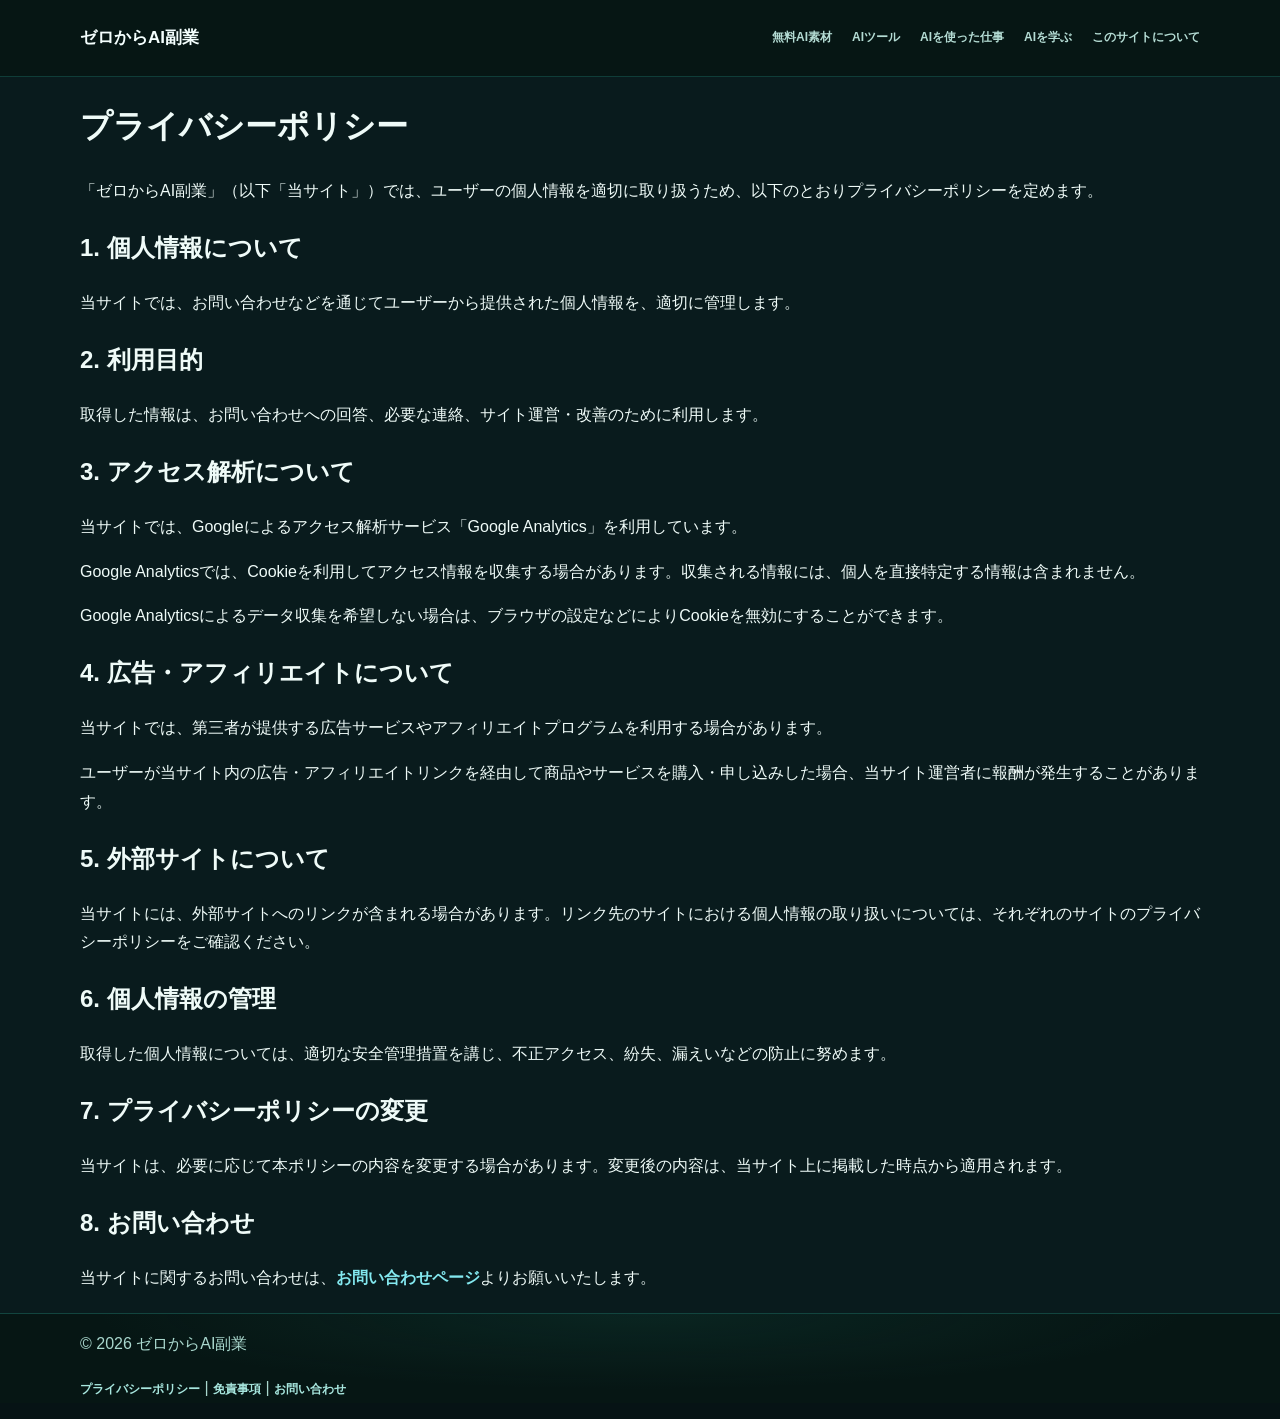
<file: privacy.html>
<!doctype html>
<html lang="ja">
<head>
<meta charset="utf-8">
<meta name="viewport" content="width=device-width,initial-scale=1">
<title>プライバシーポリシー｜ゼロからAI副業</title>
<link rel="stylesheet" href="styles.css">

<!-- Google tag (gtag.js) -->
<script async src="https://www.googletagmanager.com/gtag/js?id=G-782ZG589TK"></script>
<script>
  window.dataLayer = window.dataLayer || [];
  function gtag(){dataLayer.push(arguments);}
  gtag('js', new Date());

  gtag('config', 'G-782ZG589TK');
</script>
</head>

<body>

<header>
<div class="container nav">
<a class="logo" href="index.html">ゼロからAI副業</a>
<nav class="navlinks">
<a href="products.html">無料AI素材</a>
<a href="tools.html">AIツール</a>
<a href="services.html">AIを使った仕事</a>
<a href="ai-learning.html">AIを学ぶ</a>
<a href="about.html">このサイトについて</a>
</nav>
</div>
</header>

<main class="container">

<h1>プライバシーポリシー</h1>

<p>「ゼロからAI副業」（以下「当サイト」）では、ユーザーの個人情報を適切に取り扱うため、以下のとおりプライバシーポリシーを定めます。</p>

<h2>1. 個人情報について</h2>
<p>当サイトでは、お問い合わせなどを通じてユーザーから提供された個人情報を、適切に管理します。</p>

<h2>2. 利用目的</h2>
<p>取得した情報は、お問い合わせへの回答、必要な連絡、サイト運営・改善のために利用します。</p>

<h2>3. アクセス解析について</h2>
<p>当サイトでは、Googleによるアクセス解析サービス「Google Analytics」を利用しています。</p>
<p>Google Analyticsでは、Cookieを利用してアクセス情報を収集する場合があります。収集される情報には、個人を直接特定する情報は含まれません。</p>
<p>Google Analyticsによるデータ収集を希望しない場合は、ブラウザの設定などによりCookieを無効にすることができます。</p>

<h2>4. 広告・アフィリエイトについて</h2>
<p>当サイトでは、第三者が提供する広告サービスやアフィリエイトプログラムを利用する場合があります。</p>
<p>ユーザーが当サイト内の広告・アフィリエイトリンクを経由して商品やサービスを購入・申し込みした場合、当サイト運営者に報酬が発生することがあります。</p>

<h2>5. 外部サイトについて</h2>
<p>当サイトには、外部サイトへのリンクが含まれる場合があります。リンク先のサイトにおける個人情報の取り扱いについては、それぞれのサイトのプライバシーポリシーをご確認ください。</p>

<h2>6. 個人情報の管理</h2>
<p>取得した個人情報については、適切な安全管理措置を講じ、不正アクセス、紛失、漏えいなどの防止に努めます。</p>

<h2>7. プライバシーポリシーの変更</h2>
<p>当サイトは、必要に応じて本ポリシーの内容を変更する場合があります。変更後の内容は、当サイト上に掲載した時点から適用されます。</p>

<h2>8. お問い合わせ</h2>
<p>当サイトに関するお問い合わせは、<a href="contact.html">お問い合わせページ</a>よりお願いいたします。</p>

</main>

<footer>
<div class="container">
<p>© 2026 ゼロからAI副業</p>
<p>
<a href="privacy.html">プライバシーポリシー</a> |
<a href="disclaimer.html">免責事項</a> |
<a href="contact.html">お問い合わせ</a>
</p>
</div>
</footer>

</body>
</html>
</file>
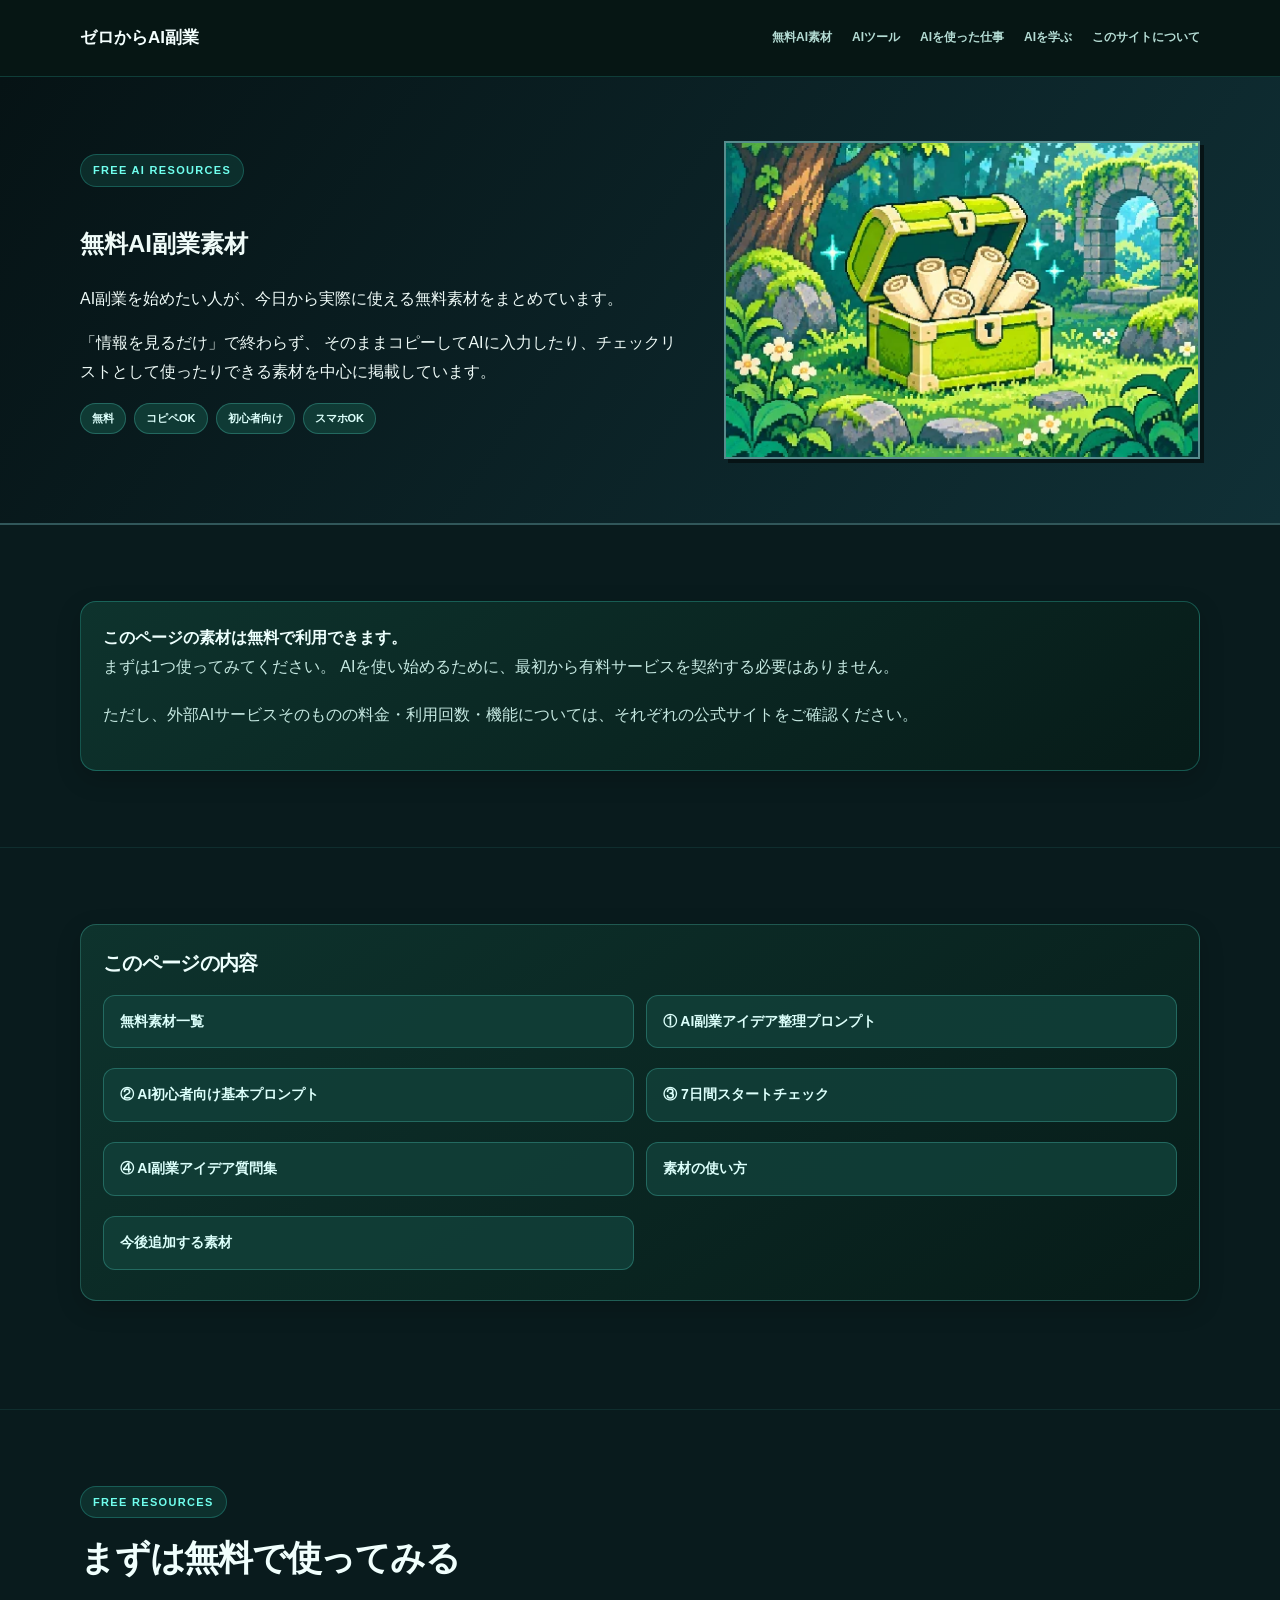
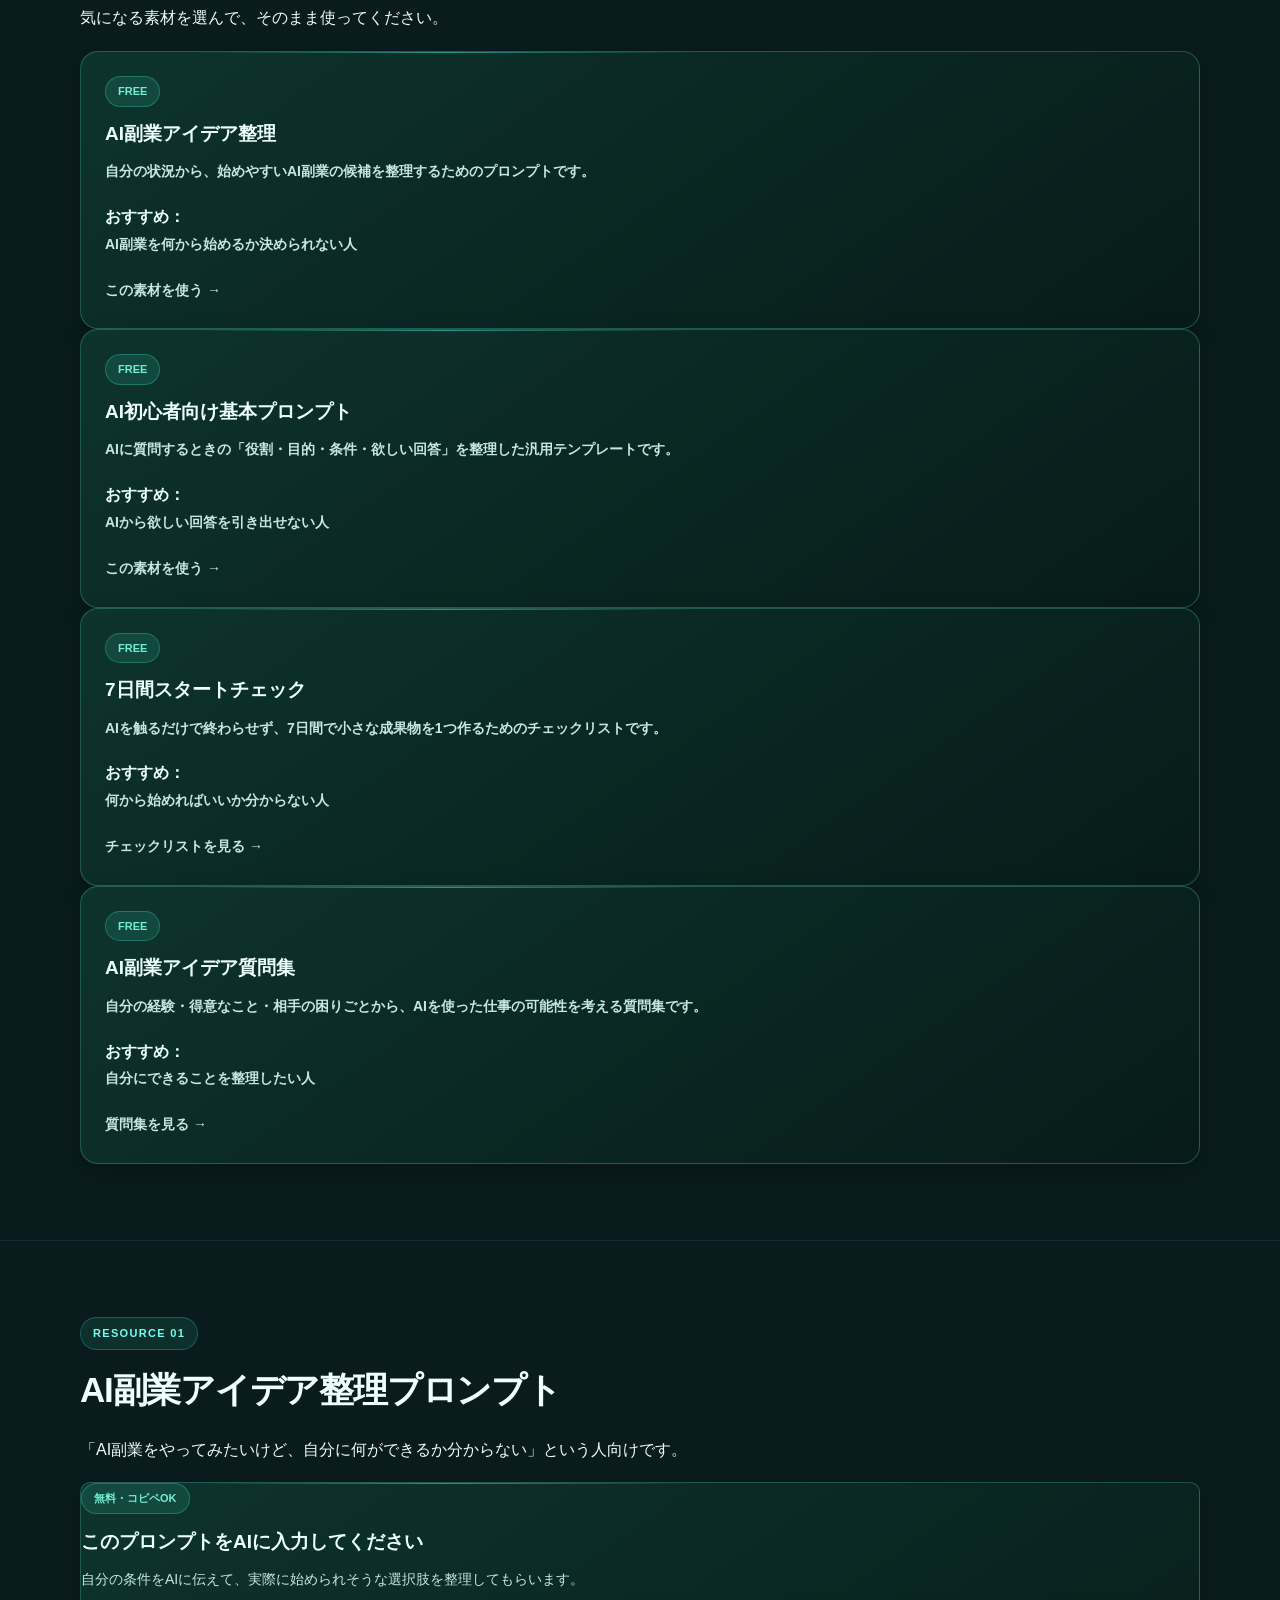
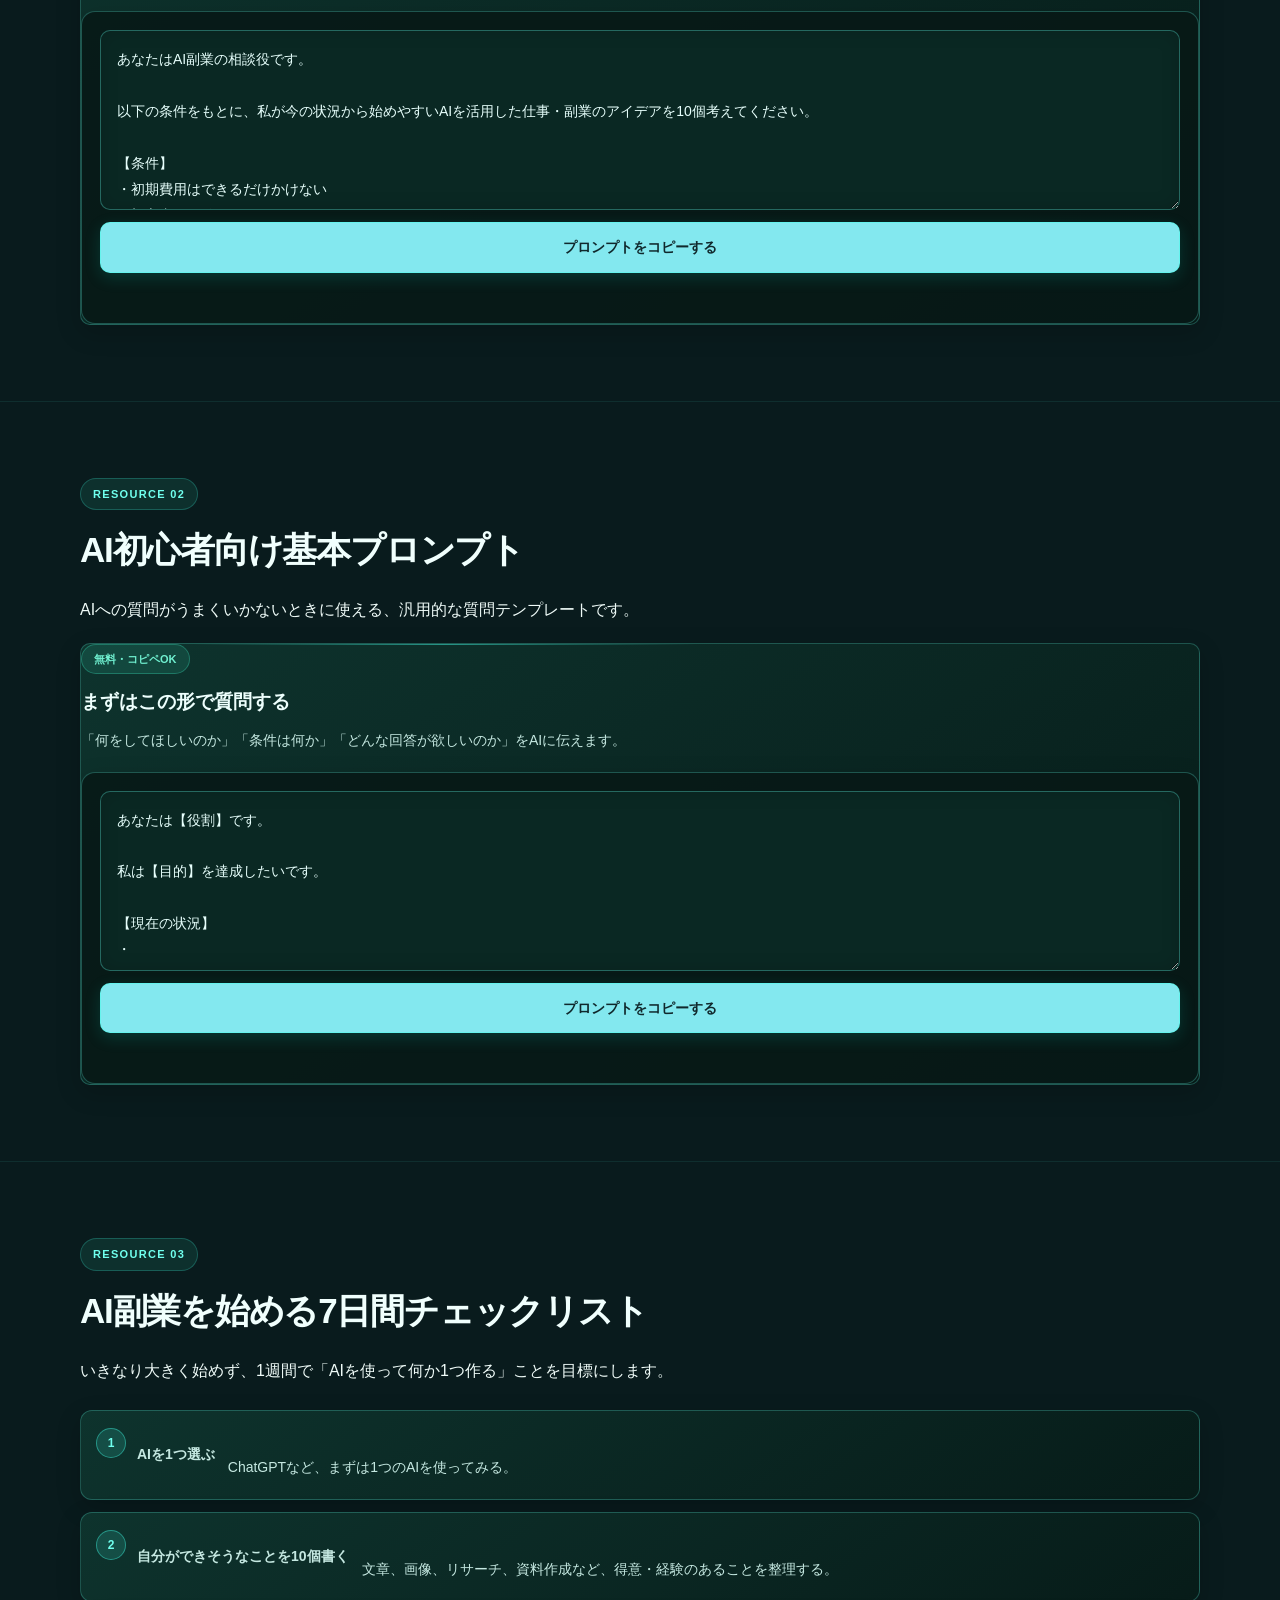
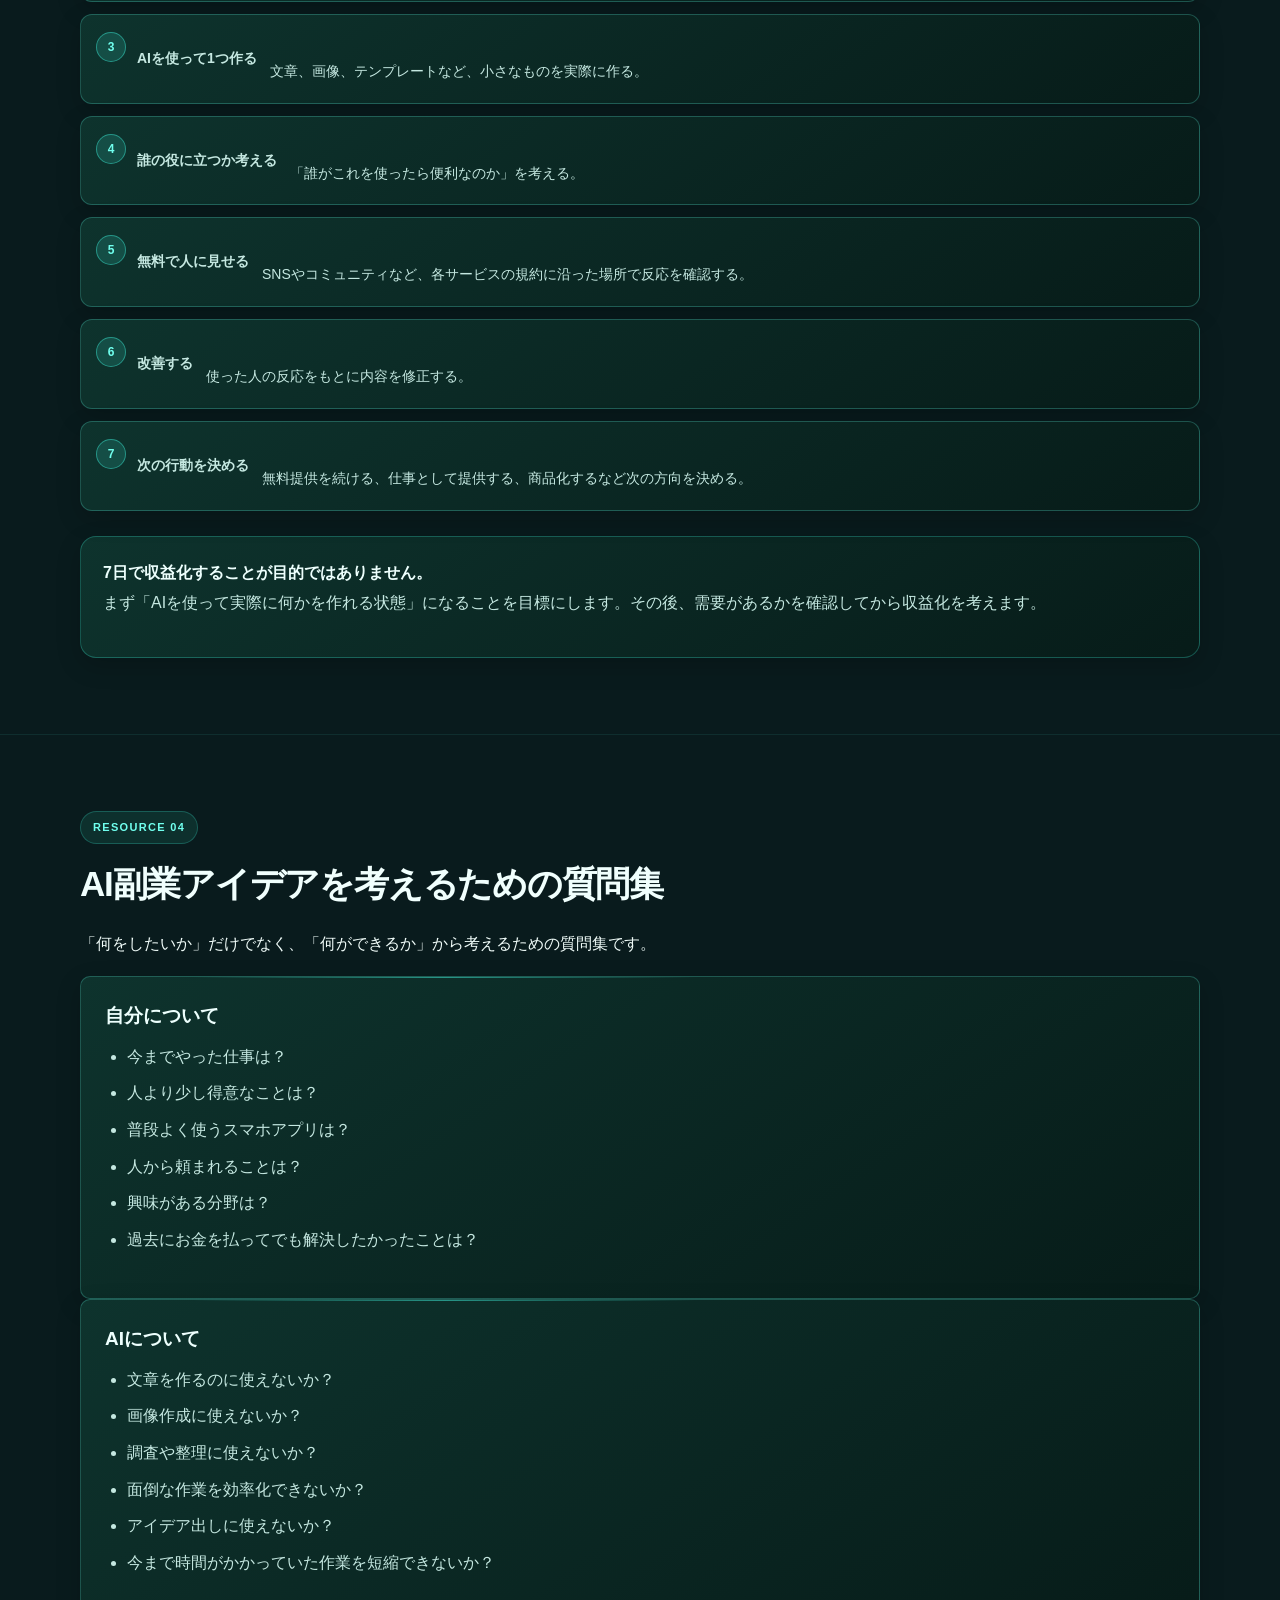
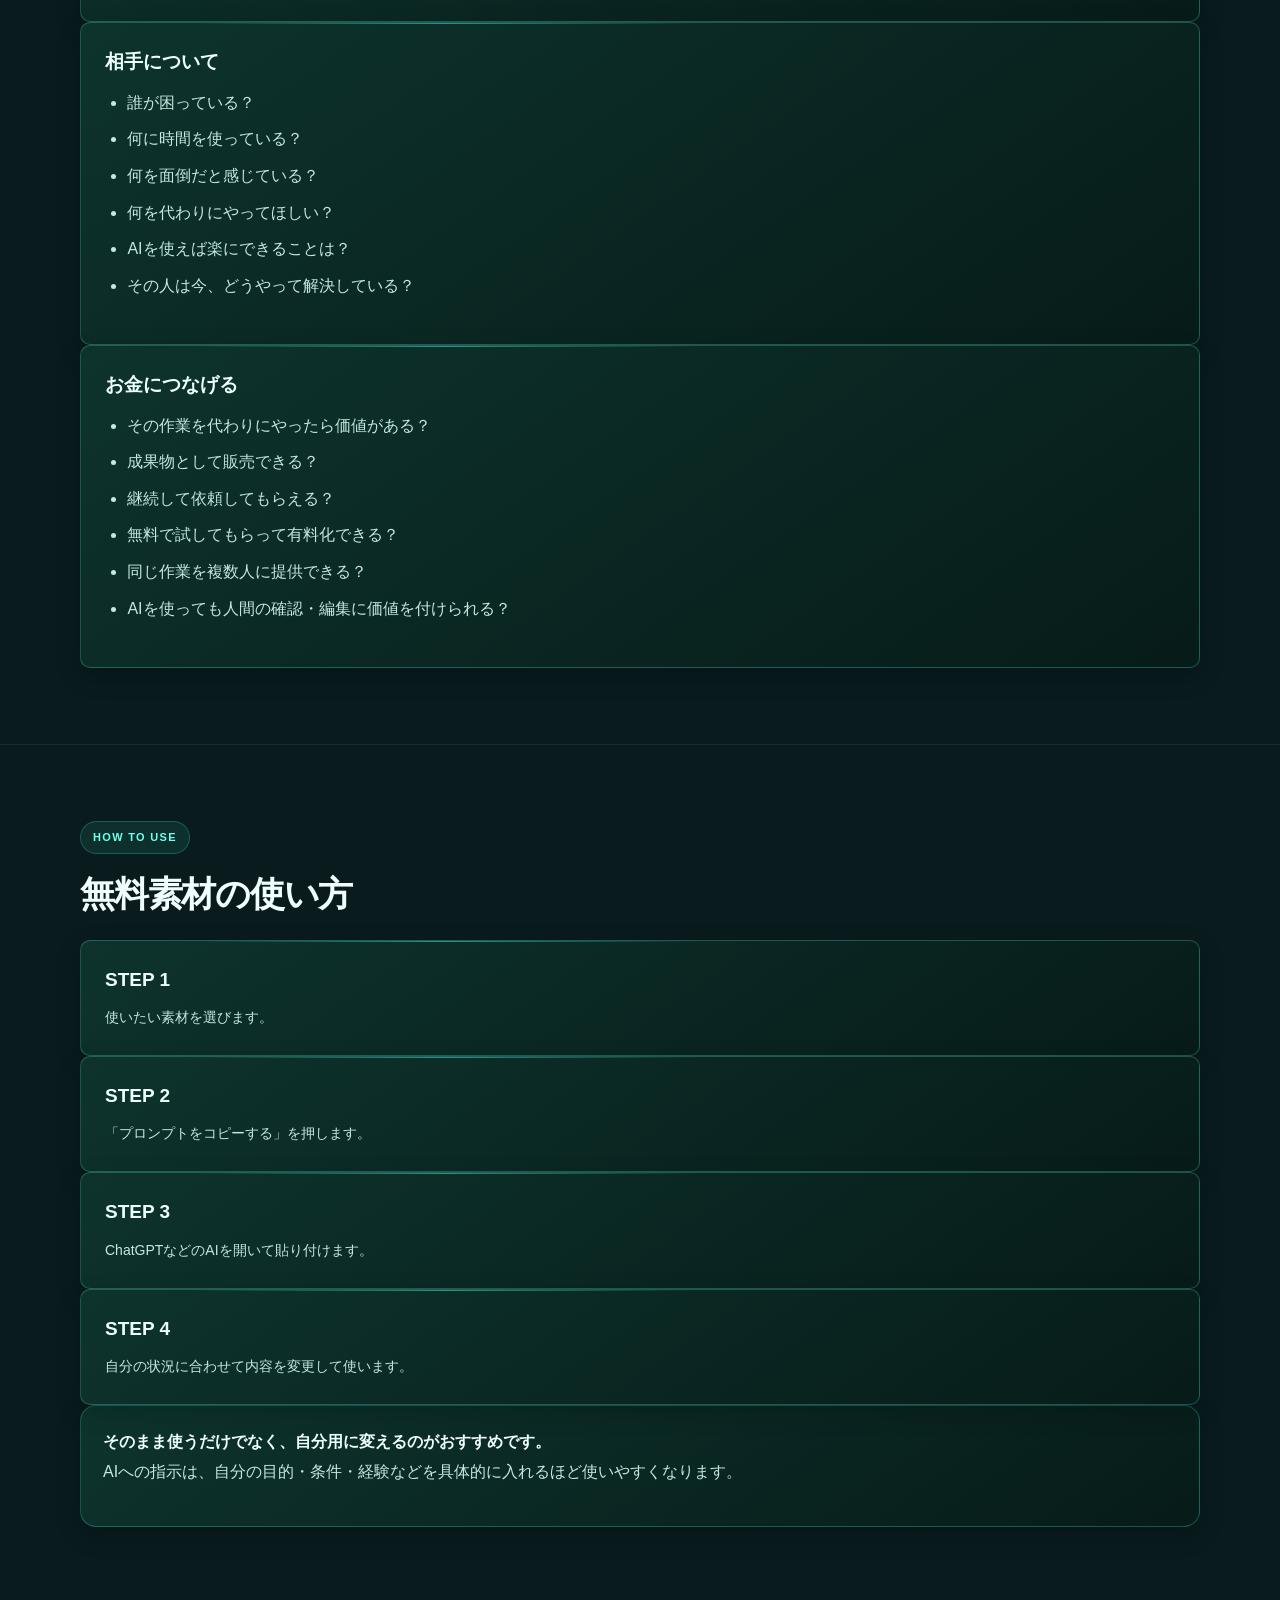
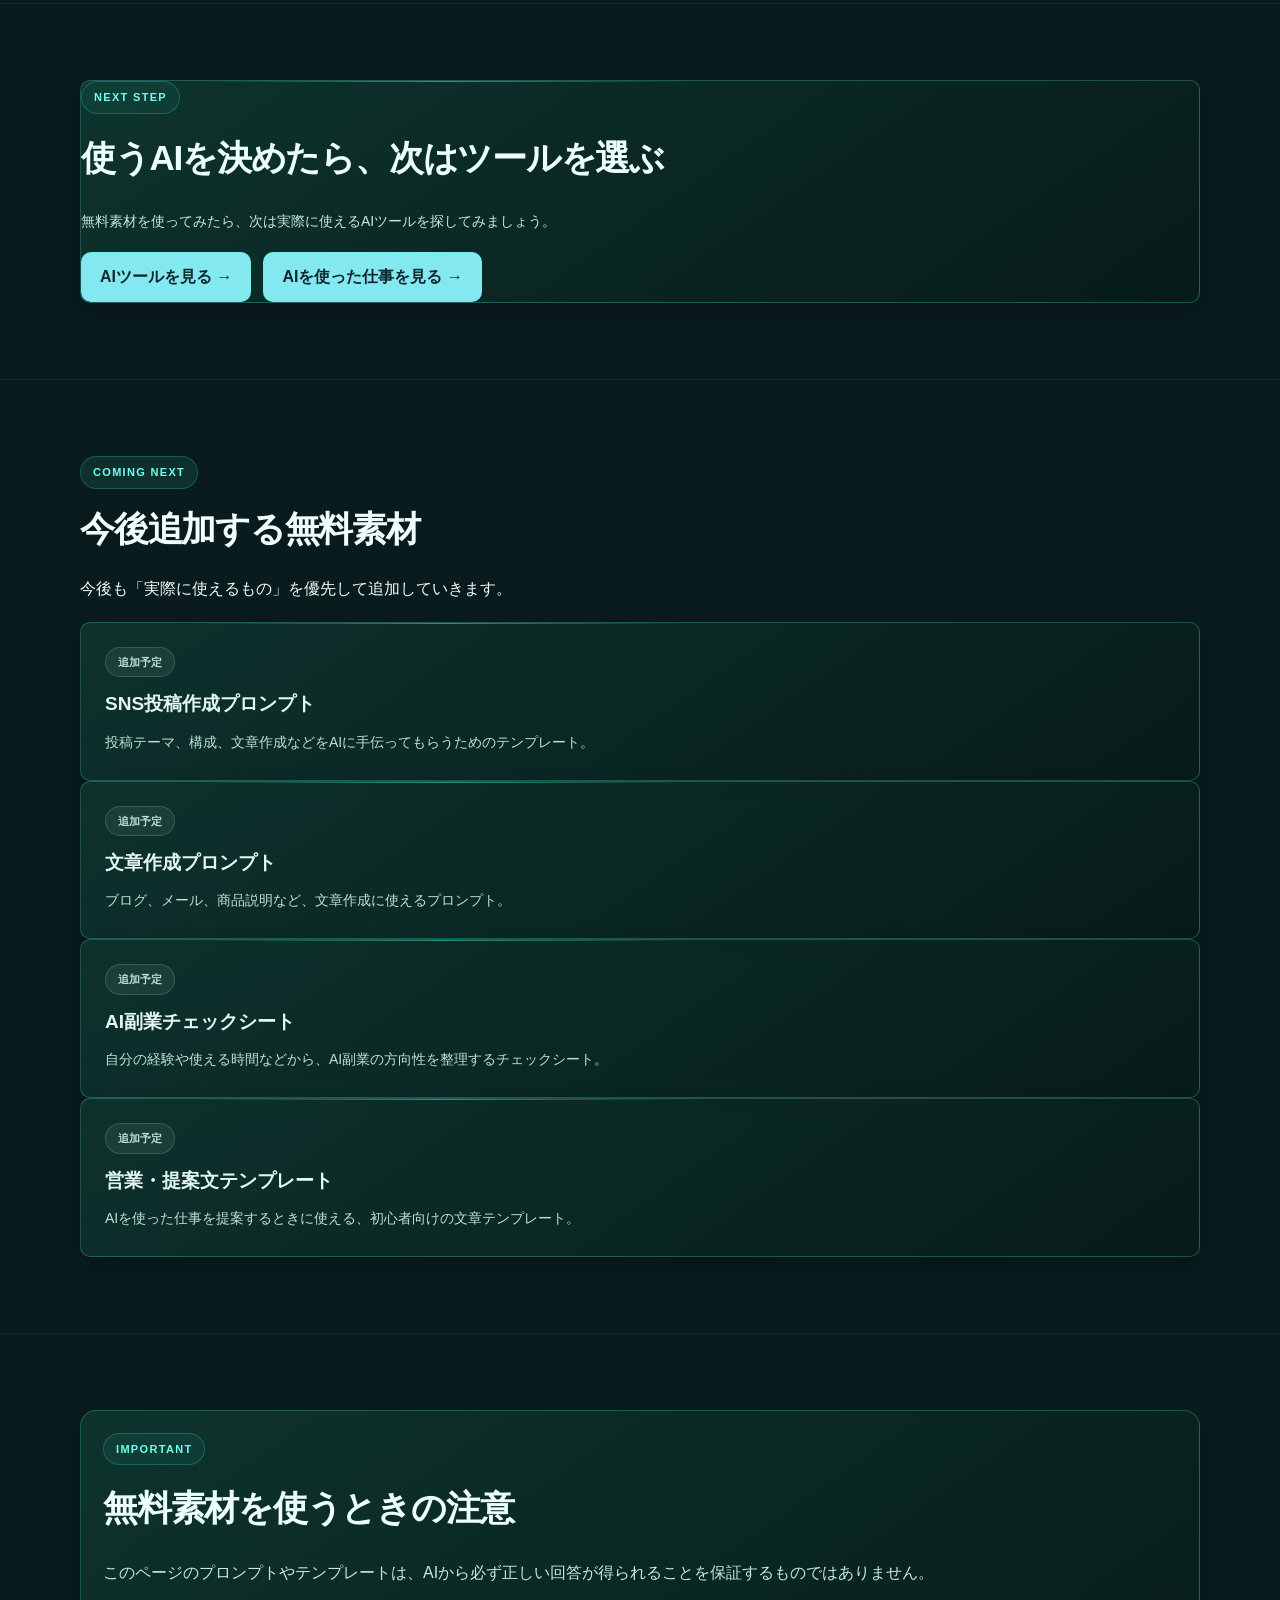
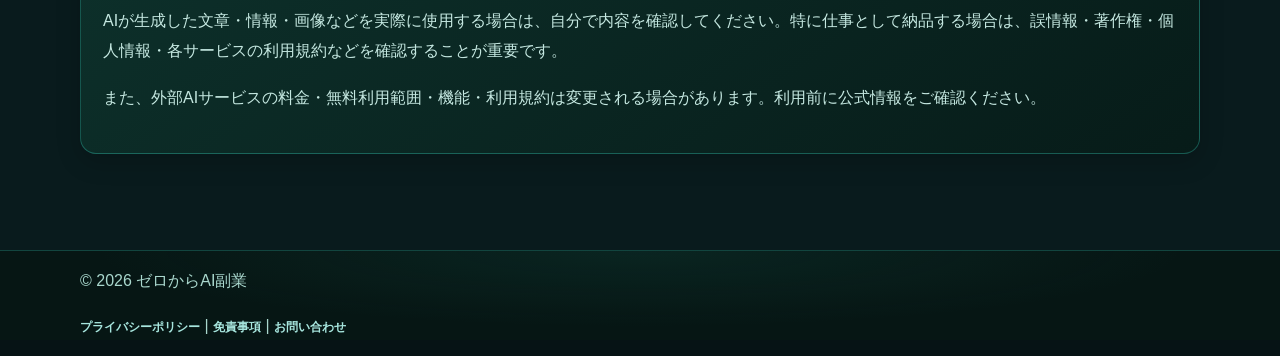
<file: products.html>
<!doctype html>
<html lang="ja">
<head>
<meta charset="utf-8">
<meta name="viewport" content="width=device-width,initial-scale=1">

<title>無料AI副業素材｜無料プロンプト・チェックリスト｜ゼロからAI副業</title>

<meta name="description" content="無料で使えるAI副業素材を公開。AI副業アイデア整理プロンプト、AI初心者向け基本プロンプト、7日間スタートチェック、AI副業アイデア質問集などを無料で利用できます。">

<!-- Google tag (gtag.js) -->
<script async src="https://www.googletagmanager.com/gtag/js?id=G-782ZG589TK"></script>
<script>
  window.dataLayer = window.dataLayer || [];
  function gtag(){dataLayer.push(arguments);}
  gtag('js', new Date());
  gtag('config', 'G-782ZG589TK');
</script>

<link rel="stylesheet" href="styles.css">

<style>
/* ========================================
   PRODUCTS PAGE - DARK THEME FIX
   このページ内の白飛びと枠の見切れを修正
======================================== */

.page-toc,
.resource-box,
.step-list li,
.notice,
.free-resource,
.grid > .card,
main > .section > .container > .card {
  box-sizing: border-box;
  background: linear-gradient(
    145deg,
    rgba(14, 52, 46, .98),
    rgba(7, 28, 25, .98)
  );
  color: #edfffd;
  border: 1px solid rgba(87, 224, 208, .28);
  box-shadow: 0 8px 24px rgba(0, 0, 0, .18);
}

.page-toc {
  border-radius: 16px;
  padding: 22px;
  margin-bottom: 32px;
}

.page-toc h2 {
  margin: 0 0 16px;
  font-size: 20px;
  color: #edfffd;
  line-height: 1.6;
}

.page-toc ul {
  list-style: none;
  padding: 0;
  margin: 0;
  display: grid;
  grid-template-columns: repeat(2, minmax(0, 1fr));
  gap: 12px;
}

.page-toc a {
  display: block;
  box-sizing: border-box;
  min-width: 0;
  height: 100%;
  padding: 14px 16px;
  border: 1px solid rgba(87, 224, 208, .28);
  border-radius: 12px;
  background: rgba(17, 63, 56, .9);
  color: #dcfffb;
  font-weight: 800;
  font-size: 14px;
  line-height: 1.7;
  overflow-wrap: anywhere;
  text-decoration: none;
  transition: background .2s ease, border-color .2s ease;
}

.page-toc a:hover {
  background: rgba(22, 255, 227, .16);
  border-color: rgba(66, 255, 232, .55);
  color: #fff;
}

.resource-anchor {
  scroll-margin-top: 90px;
}

/* 素材一覧カード */
.free-resource-card {
  display: block;
  box-sizing: border-box;
  min-width: 0;
  padding: 24px;
  color: #edfffd;
  text-decoration: none;
  background: linear-gradient(
    145deg,
    rgba(14, 52, 46, .98),
    rgba(7, 28, 25, .98)
  );
  border: 1px solid rgba(87, 224, 208, .28);
  border-radius: 18px;
  transition: transform .2s ease, border-color .2s ease, box-shadow .2s ease;
  overflow-wrap: anywhere;
}

.free-resource-card:hover {
  transform: translateY(-3px);
  border-color: rgba(66, 255, 232, .55);
  box-shadow: 0 14px 32px rgba(0, 204, 180, .14);
}

.free-badge {
  display: inline-flex;
  align-items: center;
  justify-content: center;
  box-sizing: border-box;
  max-width: 100%;
  padding: 6px 12px;
  margin-bottom: 12px;
  border-radius: 999px;
  background: rgba(60, 232, 193, .12);
  border: 1px solid rgba(60, 232, 193, .3);
  color: #70f0d0;
  font-size: 11px;
  font-weight: 800;
  line-height: 1.5;
  white-space: normal;
  overflow-wrap: anywhere;
}

.future-label {
  display: inline-flex;
  align-items: center;
  justify-content: center;
  box-sizing: border-box;
  max-width: 100%;
  padding: 6px 12px;
  margin-bottom: 12px;
  border-radius: 999px;
  background: rgba(125, 175, 164, .12);
  border: 1px solid rgba(125, 175, 164, .3);
  color: #c4e5de;
  font-size: 11px;
  font-weight: 800;
  line-height: 1.5;
  white-space: normal;
  overflow-wrap: anywhere;
}

/* プロンプトを囲む枠 */
.resource-box {
  box-sizing: border-box;
  width: 100%;
  min-width: 0;
  margin-top: 18px;
  padding: 18px;
  background: rgba(7, 25, 22, .88);
  border: 1px solid rgba(87, 224, 208, .3);
  border-radius: 14px;
}

/* プロンプト入力欄の白背景を解消 */
.resource-box textarea {
  display: block;
  box-sizing: border-box;
  width: 100%;
  max-width: 100%;
  min-height: 180px;
  padding: 16px;
  border: 1px solid rgba(87, 224, 208, .35);
  border-radius: 10px;
  background: #0a2823;
  color: #e7fffc;
  -webkit-text-fill-color: #e7fffc;
  caret-color: #42ffe8;
  font-size: 14px;
  line-height: 1.85;
  resize: vertical;
  font-family: inherit;
  white-space: pre-wrap;
  overflow-wrap: anywhere;
  box-shadow: inset 0 0 18px rgba(0, 0, 0, .15);
}

.resource-box textarea:focus {
  outline: 2px solid rgba(66, 255, 232, .55);
  outline-offset: 2px;
  border-color: #42ffe8;
}

/* コピーするボタン */
.copy-btn {
  display: block;
  box-sizing: border-box;
  width: 100%;
  max-width: 100%;
  min-height: 48px;
  margin-top: 12px;
  padding: 13px 18px;
  border: 1px solid rgba(66, 255, 232, .45);
  border-radius: 10px;
  background: var(--cyan);
  color: #10282c;
  -webkit-text-fill-color: #10282c;
  font-weight: 800;
  font-size: 14px;
  line-height: 1.6;
  text-align: center;
  white-space: normal;
  overflow-wrap: anywhere;
  cursor: pointer;
  transition: background .2s ease, transform .2s ease, box-shadow .2s ease;
  box-shadow: 0 5px 16px rgba(0, 200, 176, .18);
}

.copy-btn:hover {
  background: #b6f9f4;
  box-shadow: 0 7px 20px rgba(0, 204, 180, .25);
}

.copy-btn:active {
  transform: scale(.99);
}

.copy-btn:focus-visible {
  outline: 2px solid #42ffe8;
  outline-offset: 3px;
}

.copy-message {
  display: block;
  min-height: 22px;
  margin-top: 10px;
  color: #70f0d0;
  font-size: 12px;
  font-weight: 700;
  line-height: 1.7;
  overflow-wrap: anywhere;
}

/* 7日間チェックリスト */
.step-list {
  counter-reset: step;
  padding: 0;
  list-style: none;
}

.step-list li {
  position: relative;
  box-sizing: border-box;
  min-width: 0;
  padding: 18px 18px 18px 56px;
  margin: 12px 0;
  background: linear-gradient(
    145deg,
    rgba(14, 52, 46, .98),
    rgba(7, 28, 25, .98)
  );
  border: 1px solid rgba(87, 224, 208, .28);
  border-radius: 12px;
  color: #c5e8e1;
  line-height: 1.85;
  overflow-wrap: anywhere;
}

.step-list li::before {
  counter-increment: step;
  content: counter(step);
  position: absolute;
  left: 15px;
  top: 17px;
  width: 28px;
  height: 28px;
  border-radius: 50%;
  background: rgba(66, 255, 232, .14);
  border: 1px solid rgba(66, 255, 232, .4);
  color: #70ffee;
  display: grid;
  place-items: center;
  font-size: 12px;
  font-weight: 900;
}

.resource-meta {
  display: flex;
  flex-wrap: wrap;
  gap: 8px;
  margin: 12px 0;
}

.resource-meta span {
  display: inline-flex;
  align-items: center;
  box-sizing: border-box;
  max-width: 100%;
  padding: 6px 11px;
  border: 1px solid rgba(87, 224, 208, .28);
  border-radius: 999px;
  background: rgba(17, 63, 56, .9);
  color: #dcfffb;
  font-size: 11px;
  font-weight: 800;
  line-height: 1.5;
  white-space: normal;
  overflow-wrap: anywhere;
}

.resource-actions {
  display: flex;
  flex-wrap: wrap;
  gap: 12px;
  margin-top: 18px;
}

.resource-actions a {
  box-sizing: border-box;
  max-width: 100%;
  text-decoration: none;
  overflow-wrap: anywhere;
}

.future-card {
  opacity: .96;
}

.info-list {
  margin: 14px 0 0;
  padding-left: 20px;
  color: #c5e8e1;
  line-height: 1.85;
}

.info-list li {
  margin: 7px 0;
  overflow-wrap: anywhere;
}

/* このページのカードと本文の色を統一 */
body main .card,
body main .free-resource {
  box-sizing: border-box;
  min-width: 0;
  color: #c5e8e1;
  border-color: rgba(87, 224, 208, .28);
  overflow-wrap: anywhere;
}

body main .card h2,
body main .card h3,
body main .card h4,
body main .free-resource h2,
body main .free-resource h3,
body main .free-resource h4 {
  color: #edfffd;
  line-height: 1.65;
  overflow-wrap: anywhere;
}

body main .card p,
body main .free-resource p,
body main .notice p {
  color: #c5e8e1;
  line-height: 1.85;
  overflow-wrap: anywhere;
}

body main .card strong,
body main .free-resource strong,
body main .notice strong {
  color: #edfffd;
}

/* 注意書きの枠 */
body main .notice {
  box-sizing: border-box;
  padding: 22px;
  border-radius: 16px;
  background: linear-gradient(
    145deg,
    rgba(14, 52, 46, .98),
    rgba(7, 28, 25, .98)
  );
  border: 1px solid rgba(66, 255, 232, .25);
  color: #c5e8e1;
}

body main .notice h2 {
  color: #edfffd;
  line-height: 1.6;
}

/* スマートフォン */
@media (max-width: 760px) {
  .page-toc {
    padding: 18px;
  }

  .page-toc ul {
    grid-template-columns: minmax(0, 1fr);
    gap: 10px;
  }

  .page-toc a {
    padding: 13px 14px;
  }

  .free-resource-card {
    padding: 20px;
  }

  .resource-box {
    padding: 12px;
  }

  .resource-box textarea {
    min-height: 220px;
    padding: 13px;
    font-size: 13px;
  }

  .copy-btn {
    min-height: 48px;
    padding: 13px 14px;
    font-size: 14px;
  }

  .step-list li {
    padding: 16px 14px 16px 52px;
  }

  .step-list li::before {
    left: 12px;
    top: 16px;
  }

  body main .notice {
    padding: 18px;
  }
}

@media (max-width: 390px) {
  .free-resource-card {
    padding: 17px;
  }

  .resource-box {
    padding: 10px;
  }

  .resource-box textarea {
    padding: 11px;
    font-size: 12px;
  }

  .copy-btn {
    padding: 12px 10px;
    font-size: 13px;
  }
}
</style>
</head>

<body>

<header>
<div class="container nav">
<a class="logo" href="index.html">ゼロからAI副業</a>

<nav class="navlinks">
<a href="products.html">無料AI素材</a>
<a href="tools.html">AIツール</a>
<a href="services.html">AIを使った仕事</a>
<a href="ai-learning.html">AIを学ぶ</a>
<a href="about.html">このサイトについて</a>
</nav>
</div>
</header>

<main>

<section class="page-hero illustrated-intro">
<div class="container">
<div class="intro-copy">
<div class="eyebrow">FREE AI RESOURCES</div>
<h1>無料AI副業素材</h1>

<p class="lead">
AI副業を始めたい人が、今日から実際に使える無料素材をまとめています。
</p>

<p>
「情報を見るだけ」で終わらず、
そのままコピーしてAIに入力したり、チェックリストとして使ったりできる素材を中心に掲載しています。
</p>

<div class="resource-meta">
<span>無料</span>
<span>コピペOK</span>
<span>初心者向け</span>
<span>スマホOK</span>
</div>
</div>
<img class="intro-illustration" src="pixel-free.webp" width="480" height="320" loading="lazy" decoding="async" alt="">
</div>
</section>

<section class="section">
<div class="container">
<div class="notice">
<strong>このページの素材は無料で利用できます。</strong>

<p>
まずは1つ使ってみてください。
AIを使い始めるために、最初から有料サービスを契約する必要はありません。
</p>

<p>
ただし、外部AIサービスそのものの料金・利用回数・機能については、それぞれの公式サイトをご確認ください。
</p>
</div>
</div>
</section>

<section class="section">
<div class="container">
<nav class="page-toc" aria-label="このページの目次">
<h2>このページの内容</h2>
<ul>
<li><a href="#free-list">無料素材一覧</a></li>
<li><a href="#resource1">① AI副業アイデア整理プロンプト</a></li>
<li><a href="#resource2">② AI初心者向け基本プロンプト</a></li>
<li><a href="#resource3">③ 7日間スタートチェック</a></li>
<li><a href="#resource4">④ AI副業アイデア質問集</a></li>
<li><a href="#how-to-use">素材の使い方</a></li>
<li><a href="#future">今後追加する素材</a></li>
</ul>
</nav>
</div>
</section>

<section id="free-list" class="section resource-anchor">
<div class="container">
<div class="section-head">
<div class="eyebrow">FREE RESOURCES</div>
<h2>まずは無料で使ってみる</h2>
<p class="lead">気になる素材を選んで、そのまま使ってください。</p>
</div>

<div class="grid">

<a href="#resource1" class="card free-resource-card">
<span class="free-badge">FREE</span>
<h3>AI副業アイデア整理</h3>
<p>自分の状況から、始めやすいAI副業の候補を整理するためのプロンプトです。</p>
<strong>おすすめ：</strong>
<p>AI副業を何から始めるか決められない人</p>
<p class="card-link">この素材を使う →</p>
</a>

<a href="#resource2" class="card free-resource-card">
<span class="free-badge">FREE</span>
<h3>AI初心者向け基本プロンプト</h3>
<p>AIに質問するときの「役割・目的・条件・欲しい回答」を整理した汎用テンプレートです。</p>
<strong>おすすめ：</strong>
<p>AIから欲しい回答を引き出せない人</p>
<p class="card-link">この素材を使う →</p>
</a>

<a href="#resource3" class="card free-resource-card">
<span class="free-badge">FREE</span>
<h3>7日間スタートチェック</h3>
<p>AIを触るだけで終わらせず、7日間で小さな成果物を1つ作るためのチェックリストです。</p>
<strong>おすすめ：</strong>
<p>何から始めればいいか分からない人</p>
<p class="card-link">チェックリストを見る →</p>
</a>

<a href="#resource4" class="card free-resource-card">
<span class="free-badge">FREE</span>
<h3>AI副業アイデア質問集</h3>
<p>自分の経験・得意なこと・相手の困りごとから、AIを使った仕事の可能性を考える質問集です。</p>
<strong>おすすめ：</strong>
<p>自分にできることを整理したい人</p>
<p class="card-link">質問集を見る →</p>
</a>

</div>
</div>
</section>

<section id="resource1" class="section resource-anchor">
<div class="container">
<div class="section-head">
<div class="eyebrow">RESOURCE 01</div>
<h2>AI副業アイデア整理プロンプト</h2>
<p class="lead">「AI副業をやってみたいけど、自分に何ができるか分からない」という人向けです。</p>
</div>

<div class="card free-resource">
<span class="free-badge">無料・コピペOK</span>
<h3>このプロンプトをAIに入力してください</h3>
<p>自分の条件をAIに伝えて、実際に始められそうな選択肢を整理してもらいます。</p>

<div class="resource-box">
<textarea id="prompt1" readonly>あなたはAI副業の相談役です。

以下の条件をもとに、私が今の状況から始めやすいAIを活用した仕事・副業のアイデアを10個考えてください。

【条件】
・初期費用はできるだけかけない
・初心者でも始めやすい
・特別な資格や学歴を必要としない
・AIを活用して作業効率を上げられる
・実際に誰かに提供したり販売したりできる可能性がある

それぞれについて、

1. 何をするのか
2. AIをどう使うのか
3. 誰に提供するのか
4. 最初の一歩
5. 難易度

を簡潔に説明してください。

最後に、初心者が最初に試すならどれが現実的か、理由と一緒に3つ選んでください。

また、収益化までに必要な作業・費用・注意点があれば、それも説明してください。</textarea>

<button type="button" class="copy-btn" onclick="copyText('prompt1','message1','AI副業アイデア整理')">プロンプトをコピーする</button>
<span id="message1" class="copy-message" aria-live="polite"></span>
</div>
</div>
</div>
</section>

<section id="resource2" class="section resource-anchor">
<div class="container">
<div class="section-head">
<div class="eyebrow">RESOURCE 02</div>
<h2>AI初心者向け基本プロンプト</h2>
<p class="lead">AIへの質問がうまくいかないときに使える、汎用的な質問テンプレートです。</p>
</div>

<div class="card free-resource">
<span class="free-badge">無料・コピペOK</span>
<h3>まずはこの形で質問する</h3>
<p>「何をしてほしいのか」「条件は何か」「どんな回答が欲しいのか」をAIに伝えます。</p>

<div class="resource-box">
<textarea id="prompt2" readonly>あなたは【役割】です。

私は【目的】を達成したいです。

【現在の状況】
・
・
・

【条件】
・
・
・

【避けたいこと】
・
・
・

【欲しい回答】
・初心者にも分かるように説明してください
・具体例を入れてください
・実際に行動できる手順にしてください
・重要な順番に並べてください
・必要ならメリットとデメリットも説明してください

情報が足りない場合は、回答を始める前に必要な質問をしてください。

最後に「今すぐやること」を3つに絞ってください。</textarea>

<button type="button" class="copy-btn" onclick="copyText('prompt2','message2','AI初心者向け基本プロンプト')">プロンプトをコピーする</button>
<span id="message2" class="copy-message" aria-live="polite"></span>
</div>
</div>
</div>
</section>

<section id="resource3" class="section resource-anchor">
<div class="container">
<div class="section-head">
<div class="eyebrow">RESOURCE 03</div>
<h2>AI副業を始める7日間チェックリスト</h2>
<p class="lead">いきなり大きく始めず、1週間で「AIを使って何か1つ作る」ことを目標にします。</p>
</div>

<ol class="step-list">
<li><strong>AIを1つ選ぶ</strong><br>ChatGPTなど、まずは1つのAIを使ってみる。</li>
<li><strong>自分ができそうなことを10個書く</strong><br>文章、画像、リサーチ、資料作成など、得意・経験のあることを整理する。</li>
<li><strong>AIを使って1つ作る</strong><br>文章、画像、テンプレートなど、小さなものを実際に作る。</li>
<li><strong>誰の役に立つか考える</strong><br>「誰がこれを使ったら便利なのか」を考える。</li>
<li><strong>無料で人に見せる</strong><br>SNSやコミュニティなど、各サービスの規約に沿った場所で反応を確認する。</li>
<li><strong>改善する</strong><br>使った人の反応をもとに内容を修正する。</li>
<li><strong>次の行動を決める</strong><br>無料提供を続ける、仕事として提供する、商品化するなど次の方向を決める。</li>
</ol>

<div class="notice">
<strong>7日で収益化することが目的ではありません。</strong>
<p>まず「AIを使って実際に何かを作れる状態」になることを目標にします。その後、需要があるかを確認してから収益化を考えます。</p>
</div>
</div>
</section>

<section id="resource4" class="section resource-anchor">
<div class="container">
<div class="section-head">
<div class="eyebrow">RESOURCE 04</div>
<h2>AI副業アイデアを考えるための質問集</h2>
<p class="lead">「何をしたいか」だけでなく、「何ができるか」から考えるための質問集です。</p>
</div>

<div class="grid">

<div class="card">
<h3>自分について</h3>
<ul class="info-list">
<li>今までやった仕事は？</li>
<li>人より少し得意なことは？</li>
<li>普段よく使うスマホアプリは？</li>
<li>人から頼まれることは？</li>
<li>興味がある分野は？</li>
<li>過去にお金を払ってでも解決したかったことは？</li>
</ul>
</div>

<div class="card">
<h3>AIについて</h3>
<ul class="info-list">
<li>文章を作るのに使えないか？</li>
<li>画像作成に使えないか？</li>
<li>調査や整理に使えないか？</li>
<li>面倒な作業を効率化できないか？</li>
<li>アイデア出しに使えないか？</li>
<li>今まで時間がかかっていた作業を短縮できないか？</li>
</ul>
</div>

<div class="card">
<h3>相手について</h3>
<ul class="info-list">
<li>誰が困っている？</li>
<li>何に時間を使っている？</li>
<li>何を面倒だと感じている？</li>
<li>何を代わりにやってほしい？</li>
<li>AIを使えば楽にできることは？</li>
<li>その人は今、どうやって解決している？</li>
</ul>
</div>

<div class="card">
<h3>お金につなげる</h3>
<ul class="info-list">
<li>その作業を代わりにやったら価値がある？</li>
<li>成果物として販売できる？</li>
<li>継続して依頼してもらえる？</li>
<li>無料で試してもらって有料化できる？</li>
<li>同じ作業を複数人に提供できる？</li>
<li>AIを使っても人間の確認・編集に価値を付けられる？</li>
</ul>
</div>

</div>
</div>
</section>

<section id="how-to-use" class="section resource-anchor">
<div class="container">
<div class="section-head">
<div class="eyebrow">HOW TO USE</div>
<h2>無料素材の使い方</h2>
</div>

<div class="grid">
<div class="card">
<h3>STEP 1</h3>
<p>使いたい素材を選びます。</p>
</div>
<div class="card">
<h3>STEP 2</h3>
<p>「プロンプトをコピーする」を押します。</p>
</div>
<div class="card">
<h3>STEP 3</h3>
<p>ChatGPTなどのAIを開いて貼り付けます。</p>
</div>
<div class="card">
<h3>STEP 4</h3>
<p>自分の状況に合わせて内容を変更して使います。</p>
</div>
</div>

<div class="notice">
<strong>そのまま使うだけでなく、自分用に変えるのがおすすめです。</strong>
<p>AIへの指示は、自分の目的・条件・経験などを具体的に入れるほど使いやすくなります。</p>
</div>
</div>
</section>

<section class="section">
<div class="container">
<div class="card">
<div class="eyebrow">NEXT STEP</div>
<h2>使うAIを決めたら、次はツールを選ぶ</h2>
<p>無料素材を使ってみたら、次は実際に使えるAIツールを探してみましょう。</p>
<div class="resource-actions">
<a class="btn primary" href="tools.html">AIツールを見る →</a>
<a class="btn secondary" href="services.html">AIを使った仕事を見る →</a>
</div>
</div>
</div>
</section>

<section id="future" class="section resource-anchor">
<div class="container">
<div class="section-head">
<div class="eyebrow">COMING NEXT</div>
<h2>今後追加する無料素材</h2>
<p class="lead">今後も「実際に使えるもの」を優先して追加していきます。</p>
</div>

<div class="grid">
<div class="card future-card">
<span class="future-label">追加予定</span>
<h3>SNS投稿作成プロンプト</h3>
<p>投稿テーマ、構成、文章作成などをAIに手伝ってもらうためのテンプレート。</p>
</div>

<div class="card future-card">
<span class="future-label">追加予定</span>
<h3>文章作成プロンプト</h3>
<p>ブログ、メール、商品説明など、文章作成に使えるプロンプト。</p>
</div>

<div class="card future-card">
<span class="future-label">追加予定</span>
<h3>AI副業チェックシート</h3>
<p>自分の経験や使える時間などから、AI副業の方向性を整理するチェックシート。</p>
</div>

<div class="card future-card">
<span class="future-label">追加予定</span>
<h3>営業・提案文テンプレート</h3>
<p>AIを使った仕事を提案するときに使える、初心者向けの文章テンプレート。</p>
</div>
</div>
</div>
</section>

<section class="section">
<div class="container">
<div class="notice">
<div class="eyebrow">IMPORTANT</div>
<h2>無料素材を使うときの注意</h2>
<p>このページのプロンプトやテンプレートは、AIから必ず正しい回答が得られることを保証するものではありません。</p>
<p>AIが生成した文章・情報・画像などを実際に使用する場合は、自分で内容を確認してください。特に仕事として納品する場合は、誤情報・著作権・個人情報・各サービスの利用規約などを確認することが重要です。</p>
<p>また、外部AIサービスの料金・無料利用範囲・機能・利用規約は変更される場合があります。利用前に公式情報をご確認ください。</p>
</div>
</div>
</section>

</main>

<footer>
<div class="container">
<p>© 2026 ゼロからAI副業</p>
<p>
<a href="privacy.html">プライバシーポリシー</a> |
<a href="disclaimer.html">免責事項</a> |
<a href="contact.html">お問い合わせ</a>
</p>
</div>
</footer>

<script>
function copyText(textareaId, messageId, resourceName) {
  const textarea = document.getElementById(textareaId);
  const message = document.getElementById(messageId);

  if (!textarea || !message) {
    return;
  }

  function successMessage() {
    message.textContent = "コピーしました。AIに貼り付けて使えます。";

    if (typeof gtag === "function") {
      gtag("event", "free_resource_copy", {
        event_category: "free_resource",
        event_label: resourceName,
        resource_name: resourceName
      });
    }

    setTimeout(function() {
      message.textContent = "";
    }, 3000);
  }

  if (navigator.clipboard && window.isSecureContext) {
    navigator.clipboard.writeText(textarea.value)
      .then(successMessage)
      .catch(function() {
        textarea.focus();
        textarea.select();

        try {
          const copied = document.execCommand("copy");
          if (copied) {
            successMessage();
          } else {
            message.textContent = "コピーできませんでした。長押ししてコピーしてください。";
          }
        } catch (e) {
          message.textContent = "コピーできませんでした。長押ししてコピーしてください。";
        }
      });
  } else {
    textarea.focus();
    textarea.select();

    try {
      const copied = document.execCommand("copy");
      if (copied) {
        successMessage();
      } else {
        message.textContent = "コピーできませんでした。長押ししてコピーしてください。";
      }
    } catch (e) {
      message.textContent = "コピーできませんでした。長押ししてコピーしてください。";
    }
  }
}
</script>

</body>
</html>
</file>
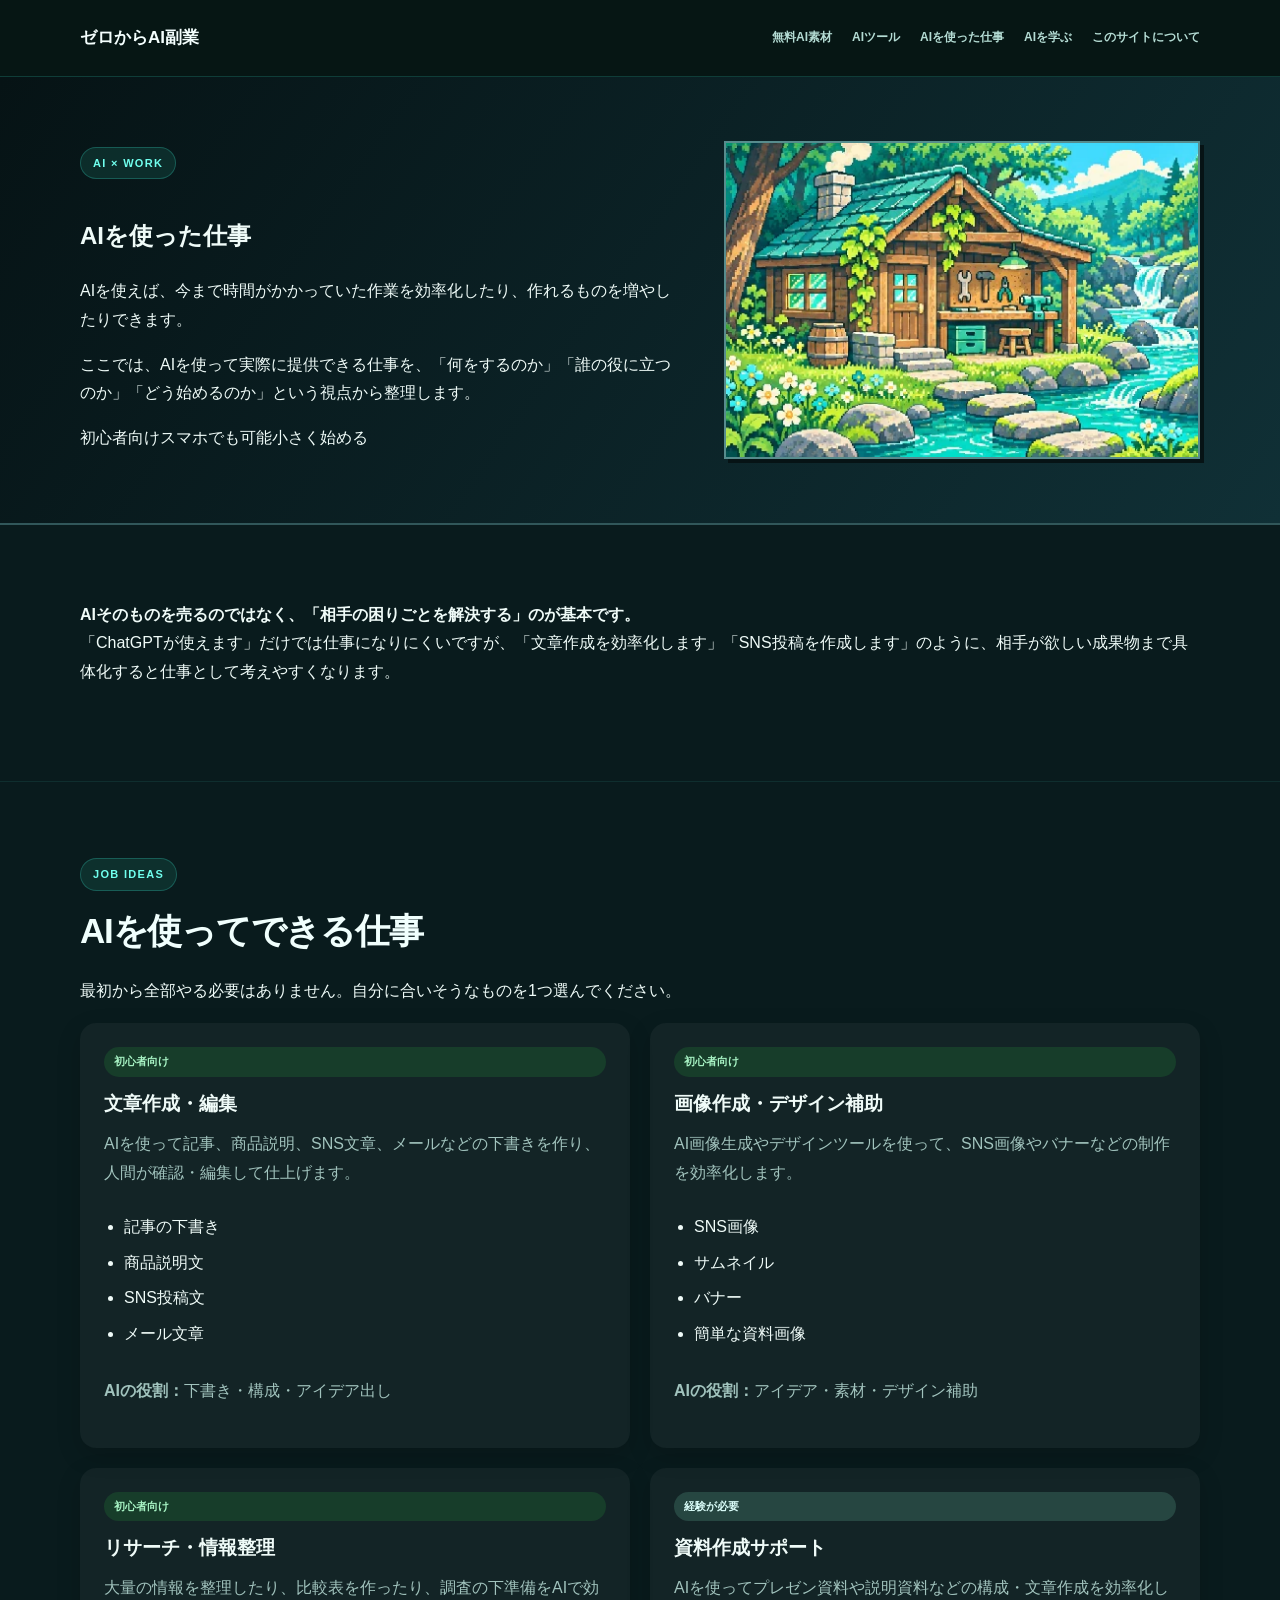
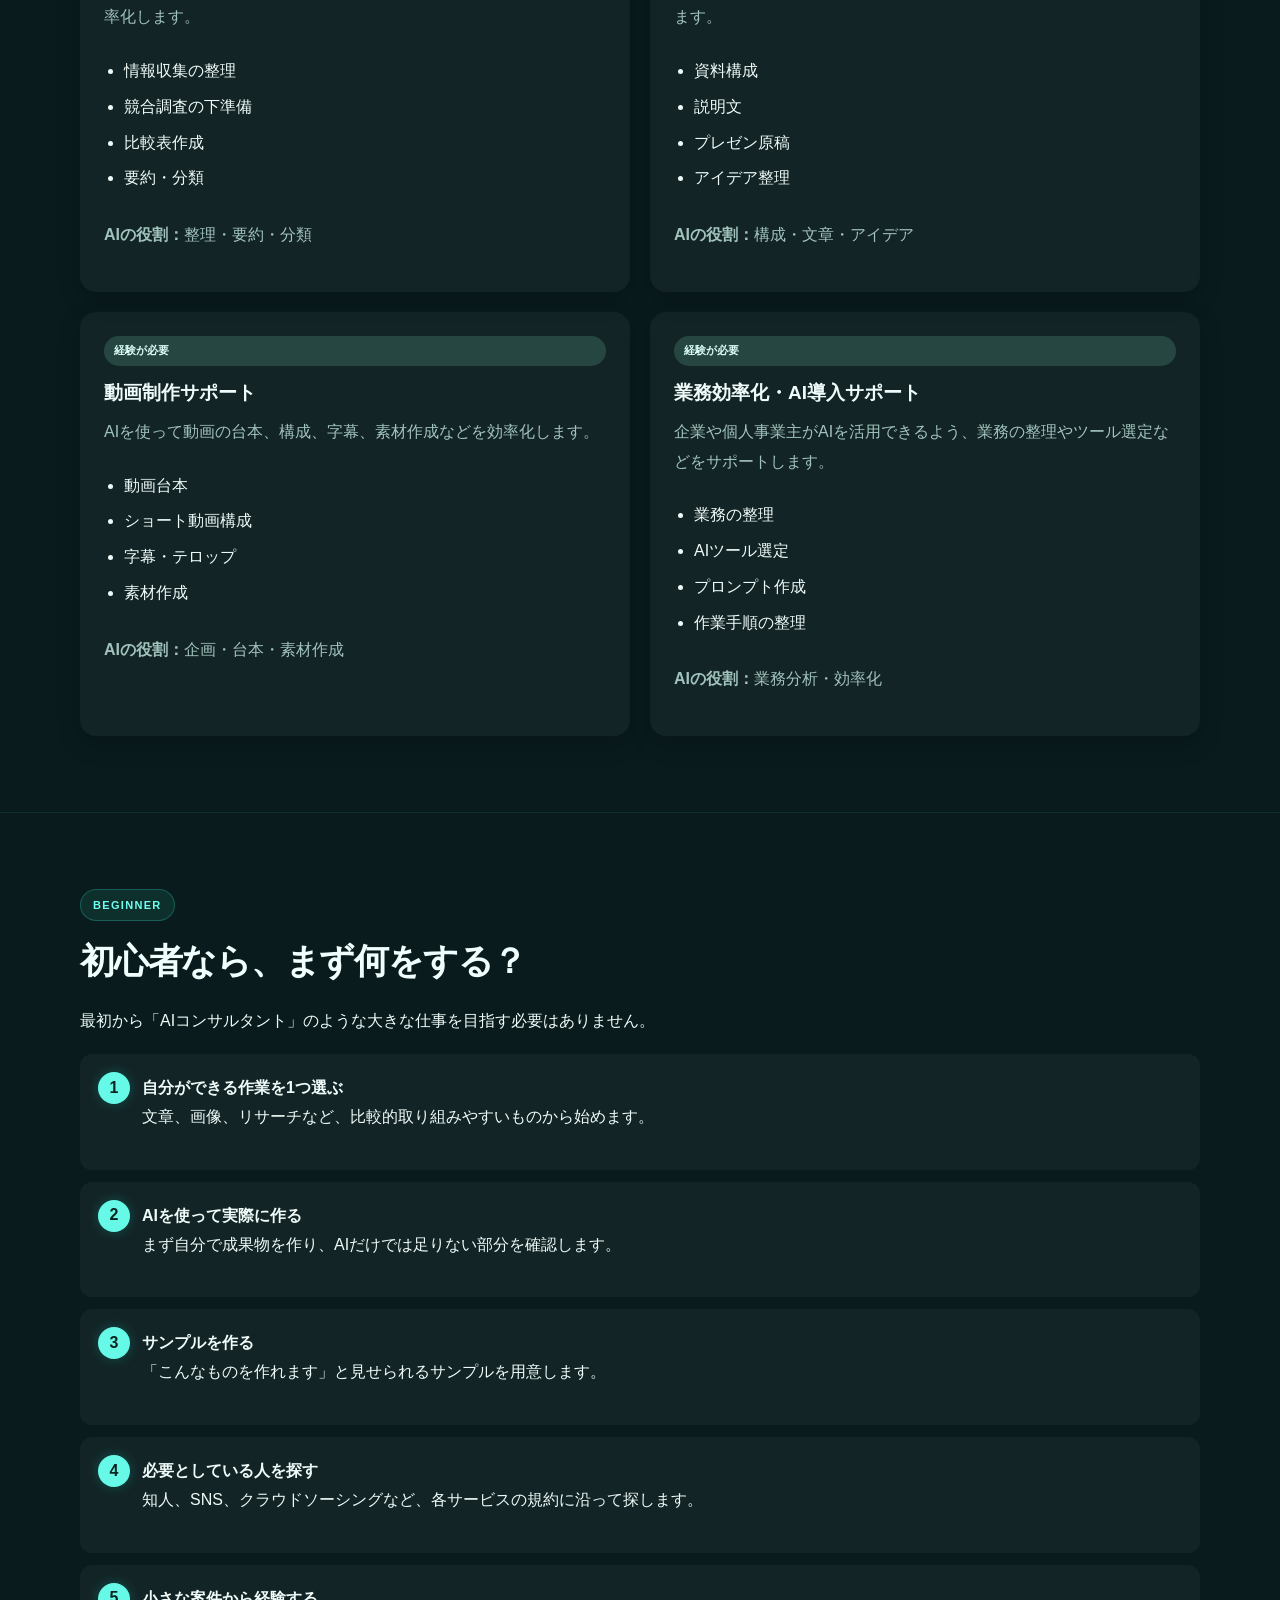
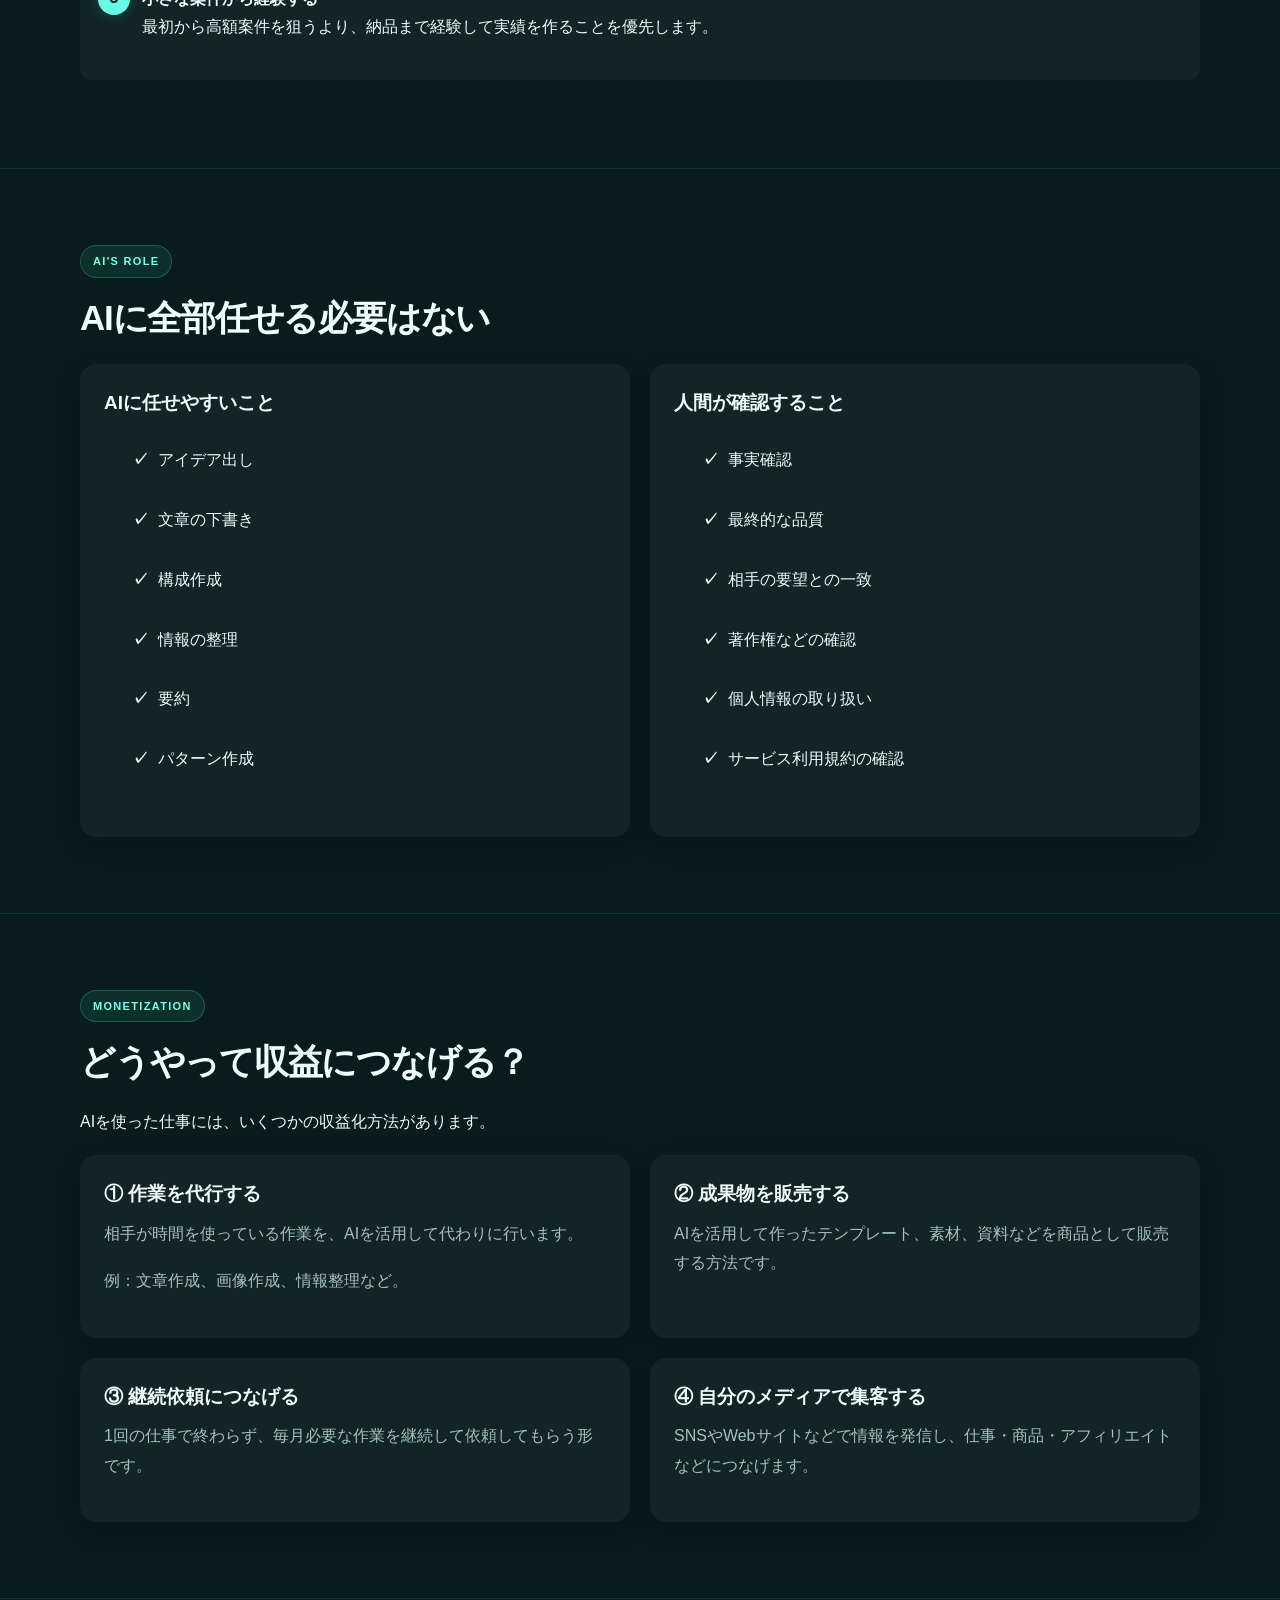
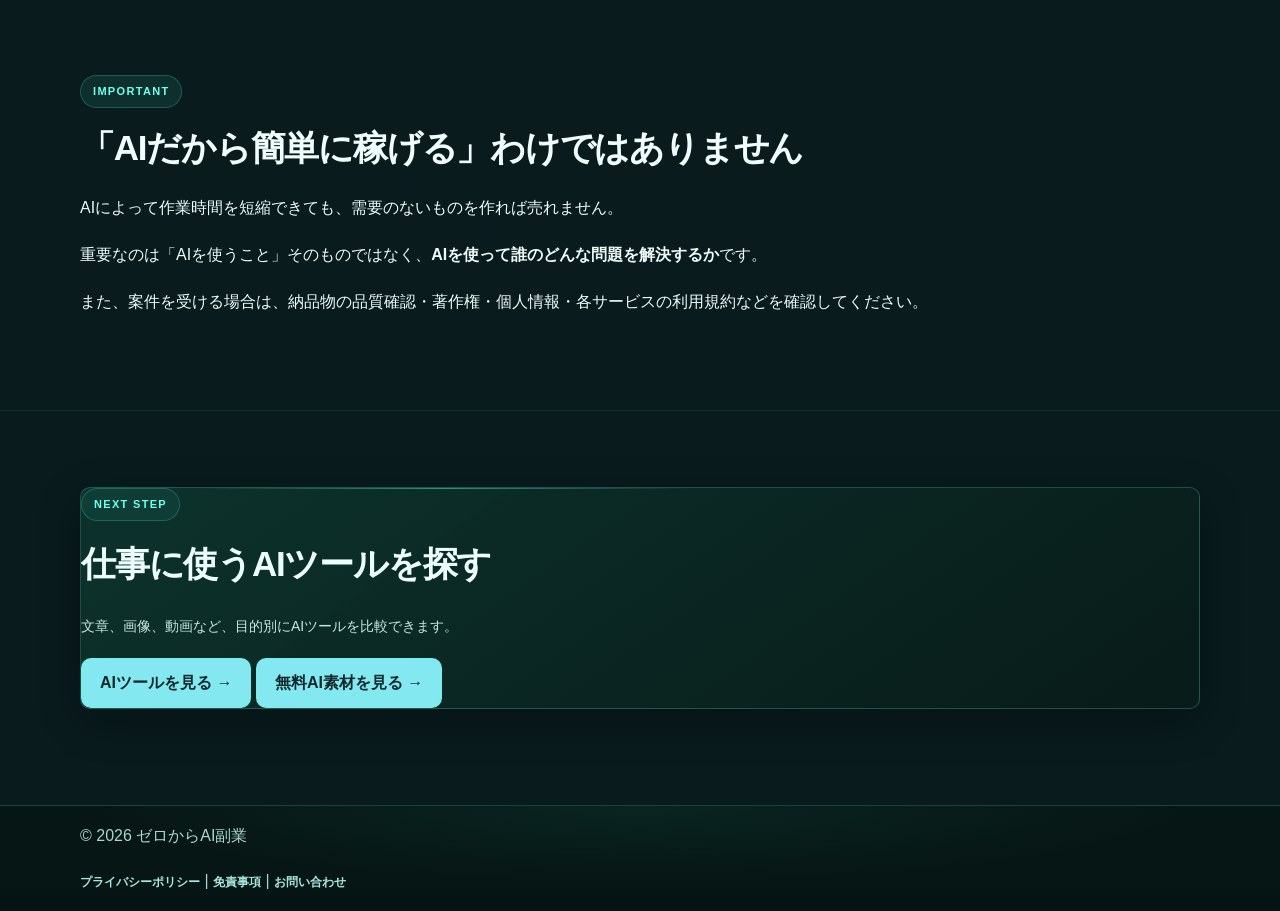
<file: services.html>
<!doctype html>
<html lang="ja">
<head>
<meta charset="utf-8">
<meta name="viewport" content="width=device-width,initial-scale=1">
<title>AIを使った仕事｜初心者向けAI副業の始め方｜ゼロからAI副業</title>
<meta name="description" content="AIを使ってできる仕事や副業を初心者向けに紹介。文章作成、画像作成、リサーチ、資料作成など、AIを活用して小さく仕事を始める方法を解説します。">
<script async src="https://www.googletagmanager.com/gtag/js?id=G-782ZG589TK"></script>
<script>
window.dataLayer=window.dataLayer||[];
function gtag(){dataLayer.push(arguments);}
gtag('js',new Date());
gtag('config','G-782ZG589TK');
</script>
<link rel="stylesheet" href="styles.css">
<style>
.service-grid{display:grid;grid-template-columns:repeat(2,minmax(0,1fr));gap:20px}
.service-card{
  background:rgba(255,255,255,.04);color:var(--text);
  border:1px solid var(--line);border-radius:16px;
  padding:24px;box-shadow:0 8px 24px rgba(0,0,0,.16)
}
.service-card h3{margin-top:0;color:var(--text)}
.service-card p{color:var(--muted)}
.service-label{
  display:inline-block;padding:5px 10px;border-radius:999px;
  background:#264641;color:#dbfefa;font-size:11px;
  font-weight:800;margin-bottom:12px
}
.beginner-label{background:#173d2a;color:#a7f3c4}
.warning-label{background:#493719;color:#fcd38d}
.service-card ul{padding-left:20px}
.service-card li{margin:7px 0}
.flow{counter-reset:flow}
.flow-item{
  position:relative;padding:20px 20px 20px 62px;
  background:rgba(255,255,255,.04);color:var(--text);
  border:1px solid var(--line);border-radius:12px;margin-bottom:12px
}
.flow-item::before{
  counter-increment:flow;content:counter(flow);
  position:absolute;left:18px;top:18px;width:30px;height:30px;
  border-radius:50%;
  background:#67f9e7;
  color:#092420;
  border:1px solid rgba(103, 249, 231,.9);
  box-shadow:0 0 12px rgba(15, 189, 168,.3);
  display:grid;place-items:center;font-weight:900
}
.check-list{list-style:none;padding:0}
.check-list li{
  position:relative;padding:12px 12px 12px 34px;
  border-bottom:1px solid var(--line)
}
.check-list li::before{content:"✓";position:absolute;left:8px;font-weight:900;color:var(--gold)}
@media(max-width:760px){
  .service-grid{grid-template-columns:1fr}
  .service-card{padding:20px}
}
</style>
</head>
<body>
<header>
<div class="container nav">
<a class="logo" href="index.html">ゼロからAI副業</a>
<nav class="navlinks">
<a href="products.html">無料AI素材</a>
<a href="tools.html">AIツール</a>
<a href="services.html">AIを使った仕事</a>
<a href="ai-learning.html">AIを学ぶ</a>
<a href="about.html">このサイトについて</a>
</nav>
</div>
</header>
<main>
<section class="page-hero illustrated-intro">
<div class="container">
<div class="intro-copy">
<div class="eyebrow">AI × WORK</div>
<h1>AIを使った仕事</h1>
<p class="lead">AIを使えば、今まで時間がかかっていた作業を効率化したり、作れるものを増やしたりできます。</p>
<p>ここでは、AIを使って実際に提供できる仕事を、「何をするのか」「誰の役に立つのか」「どう始めるのか」という視点から整理します。</p>
<div class="resource-meta"><span>初心者向け</span><span>スマホでも可能</span><span>小さく始める</span></div>
</div>
<img class="intro-illustration" src="pixel-work.webp" width="480" height="320" loading="lazy" decoding="async" alt="">
</div>
</section>
<section class="section">
<div class="container">
<div class="notice">
<strong>AIそのものを売るのではなく、「相手の困りごとを解決する」のが基本です。</strong>
<p>「ChatGPTが使えます」だけでは仕事になりにくいですが、「文章作成を効率化します」「SNS投稿を作成します」のように、相手が欲しい成果物まで具体化すると仕事として考えやすくなります。</p>
</div>
</div>
</section>
<section class="section">
<div class="container">
<div class="section-head"><div class="eyebrow">JOB IDEAS</div><h2>AIを使ってできる仕事</h2><p class="lead">最初から全部やる必要はありません。自分に合いそうなものを1つ選んでください。</p></div>
<div class="service-grid">
<div class="service-card"><span class="service-label beginner-label">初心者向け</span><h3>文章作成・編集</h3><p>AIを使って記事、商品説明、SNS文章、メールなどの下書きを作り、人間が確認・編集して仕上げます。</p><ul><li>記事の下書き</li><li>商品説明文</li><li>SNS投稿文</li><li>メール文章</li></ul><p><strong>AIの役割：</strong>下書き・構成・アイデア出し</p></div>
<div class="service-card"><span class="service-label beginner-label">初心者向け</span><h3>画像作成・デザイン補助</h3><p>AI画像生成やデザインツールを使って、SNS画像やバナーなどの制作を効率化します。</p><ul><li>SNS画像</li><li>サムネイル</li><li>バナー</li><li>簡単な資料画像</li></ul><p><strong>AIの役割：</strong>アイデア・素材・デザイン補助</p></div>
<div class="service-card"><span class="service-label beginner-label">初心者向け</span><h3>リサーチ・情報整理</h3><p>大量の情報を整理したり、比較表を作ったり、調査の下準備をAIで効率化します。</p><ul><li>情報収集の整理</li><li>競合調査の下準備</li><li>比較表作成</li><li>要約・分類</li></ul><p><strong>AIの役割：</strong>整理・要約・分類</p></div>
<div class="service-card"><span class="service-label">経験が必要</span><h3>資料作成サポート</h3><p>AIを使ってプレゼン資料や説明資料などの構成・文章作成を効率化します。</p><ul><li>資料構成</li><li>説明文</li><li>プレゼン原稿</li><li>アイデア整理</li></ul><p><strong>AIの役割：</strong>構成・文章・アイデア</p></div>
<div class="service-card"><span class="service-label">経験が必要</span><h3>動画制作サポート</h3><p>AIを使って動画の台本、構成、字幕、素材作成などを効率化します。</p><ul><li>動画台本</li><li>ショート動画構成</li><li>字幕・テロップ</li><li>素材作成</li></ul><p><strong>AIの役割：</strong>企画・台本・素材作成</p></div>
<div class="service-card"><span class="service-label">経験が必要</span><h3>業務効率化・AI導入サポート</h3><p>企業や個人事業主がAIを活用できるよう、業務の整理やツール選定などをサポートします。</p><ul><li>業務の整理</li><li>AIツール選定</li><li>プロンプト作成</li><li>作業手順の整理</li></ul><p><strong>AIの役割：</strong>業務分析・効率化</p></div>
</div>
</div>
</section>
<section class="section">
<div class="container">
<div class="section-head"><div class="eyebrow">BEGINNER</div><h2>初心者なら、まず何をする？</h2><p class="lead">最初から「AIコンサルタント」のような大きな仕事を目指す必要はありません。</p></div>
<div class="flow">
<div class="flow-item"><strong>自分ができる作業を1つ選ぶ</strong><p>文章、画像、リサーチなど、比較的取り組みやすいものから始めます。</p></div>
<div class="flow-item"><strong>AIを使って実際に作る</strong><p>まず自分で成果物を作り、AIだけでは足りない部分を確認します。</p></div>
<div class="flow-item"><strong>サンプルを作る</strong><p>「こんなものを作れます」と見せられるサンプルを用意します。</p></div>
<div class="flow-item"><strong>必要としている人を探す</strong><p>知人、SNS、クラウドソーシングなど、各サービスの規約に沿って探します。</p></div>
<div class="flow-item"><strong>小さな案件から経験する</strong><p>最初から高額案件を狙うより、納品まで経験して実績を作ることを優先します。</p></div>
</div>
</div>
</section>
<section class="section">
<div class="container">
<div class="section-head"><div class="eyebrow">AI'S ROLE</div><h2>AIに全部任せる必要はない</h2></div>
<div class="service-grid">
<div class="service-card"><h3>AIに任せやすいこと</h3><ul class="check-list"><li>アイデア出し</li><li>文章の下書き</li><li>構成作成</li><li>情報の整理</li><li>要約</li><li>パターン作成</li></ul></div>
<div class="service-card"><h3>人間が確認すること</h3><ul class="check-list"><li>事実確認</li><li>最終的な品質</li><li>相手の要望との一致</li><li>著作権などの確認</li><li>個人情報の取り扱い</li><li>サービス利用規約の確認</li></ul></div>
</div>
</div>
</section>
<section class="section">
<div class="container">
<div class="section-head"><div class="eyebrow">MONETIZATION</div><h2>どうやって収益につなげる？</h2><p class="lead">AIを使った仕事には、いくつかの収益化方法があります。</p></div>
<div class="service-grid">
<div class="service-card"><h3>① 作業を代行する</h3><p>相手が時間を使っている作業を、AIを活用して代わりに行います。</p><p>例：文章作成、画像作成、情報整理など。</p></div>
<div class="service-card"><h3>② 成果物を販売する</h3><p>AIを活用して作ったテンプレート、素材、資料などを商品として販売する方法です。</p></div>
<div class="service-card"><h3>③ 継続依頼につなげる</h3><p>1回の仕事で終わらず、毎月必要な作業を継続して依頼してもらう形です。</p></div>
<div class="service-card"><h3>④ 自分のメディアで集客する</h3><p>SNSやWebサイトなどで情報を発信し、仕事・商品・アフィリエイトなどにつなげます。</p></div>
</div>
</div>
</section>
<section class="section">
<div class="container">
<div class="notice">
<div class="eyebrow">IMPORTANT</div>
<h2>「AIだから簡単に稼げる」わけではありません</h2>
<p>AIによって作業時間を短縮できても、需要のないものを作れば売れません。</p>
<p>重要なのは「AIを使うこと」そのものではなく、<strong>AIを使って誰のどんな問題を解決するか</strong>です。</p>
<p>また、案件を受ける場合は、納品物の品質確認・著作権・個人情報・各サービスの利用規約などを確認してください。</p>
</div>
</div>
</section>
<section class="section">
<div class="container">
<div class="card">
<div class="eyebrow">NEXT STEP</div>
<h2>仕事に使うAIツールを探す</h2>
<p>文章、画像、動画など、目的別にAIツールを比較できます。</p>
<div class="resource-actions">
<a class="btn primary" href="tools.html">AIツールを見る →</a>
<a class="btn secondary" href="products.html">無料AI素材を見る →</a>
</div>
</div>
</div>
</section>
</main>
<footer>
<div class="container">
<p>© 2026 ゼロからAI副業</p>
<p><a href="privacy.html">プライバシーポリシー</a> | <a href="disclaimer.html">免責事項</a> | <a href="contact.html">お問い合わせ</a></p>
</div>
</footer>
</body>
</html>
</file>
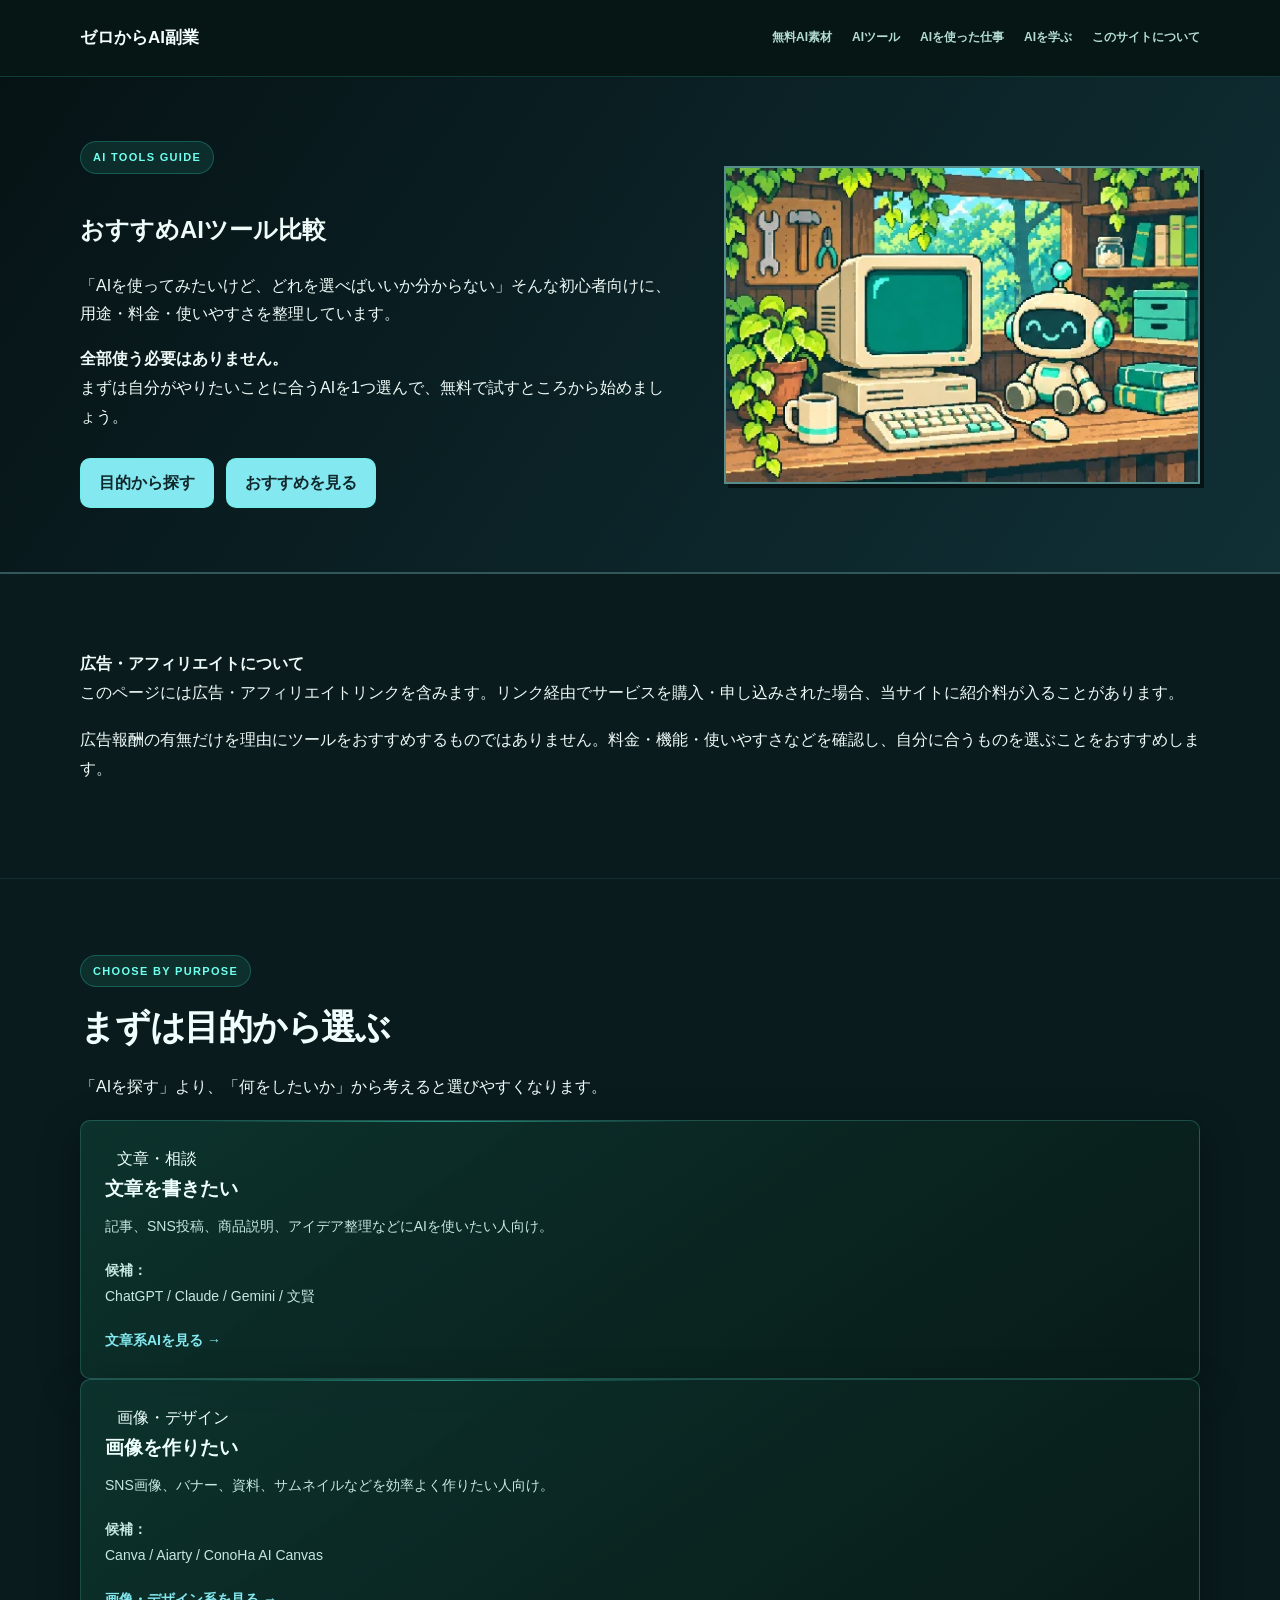
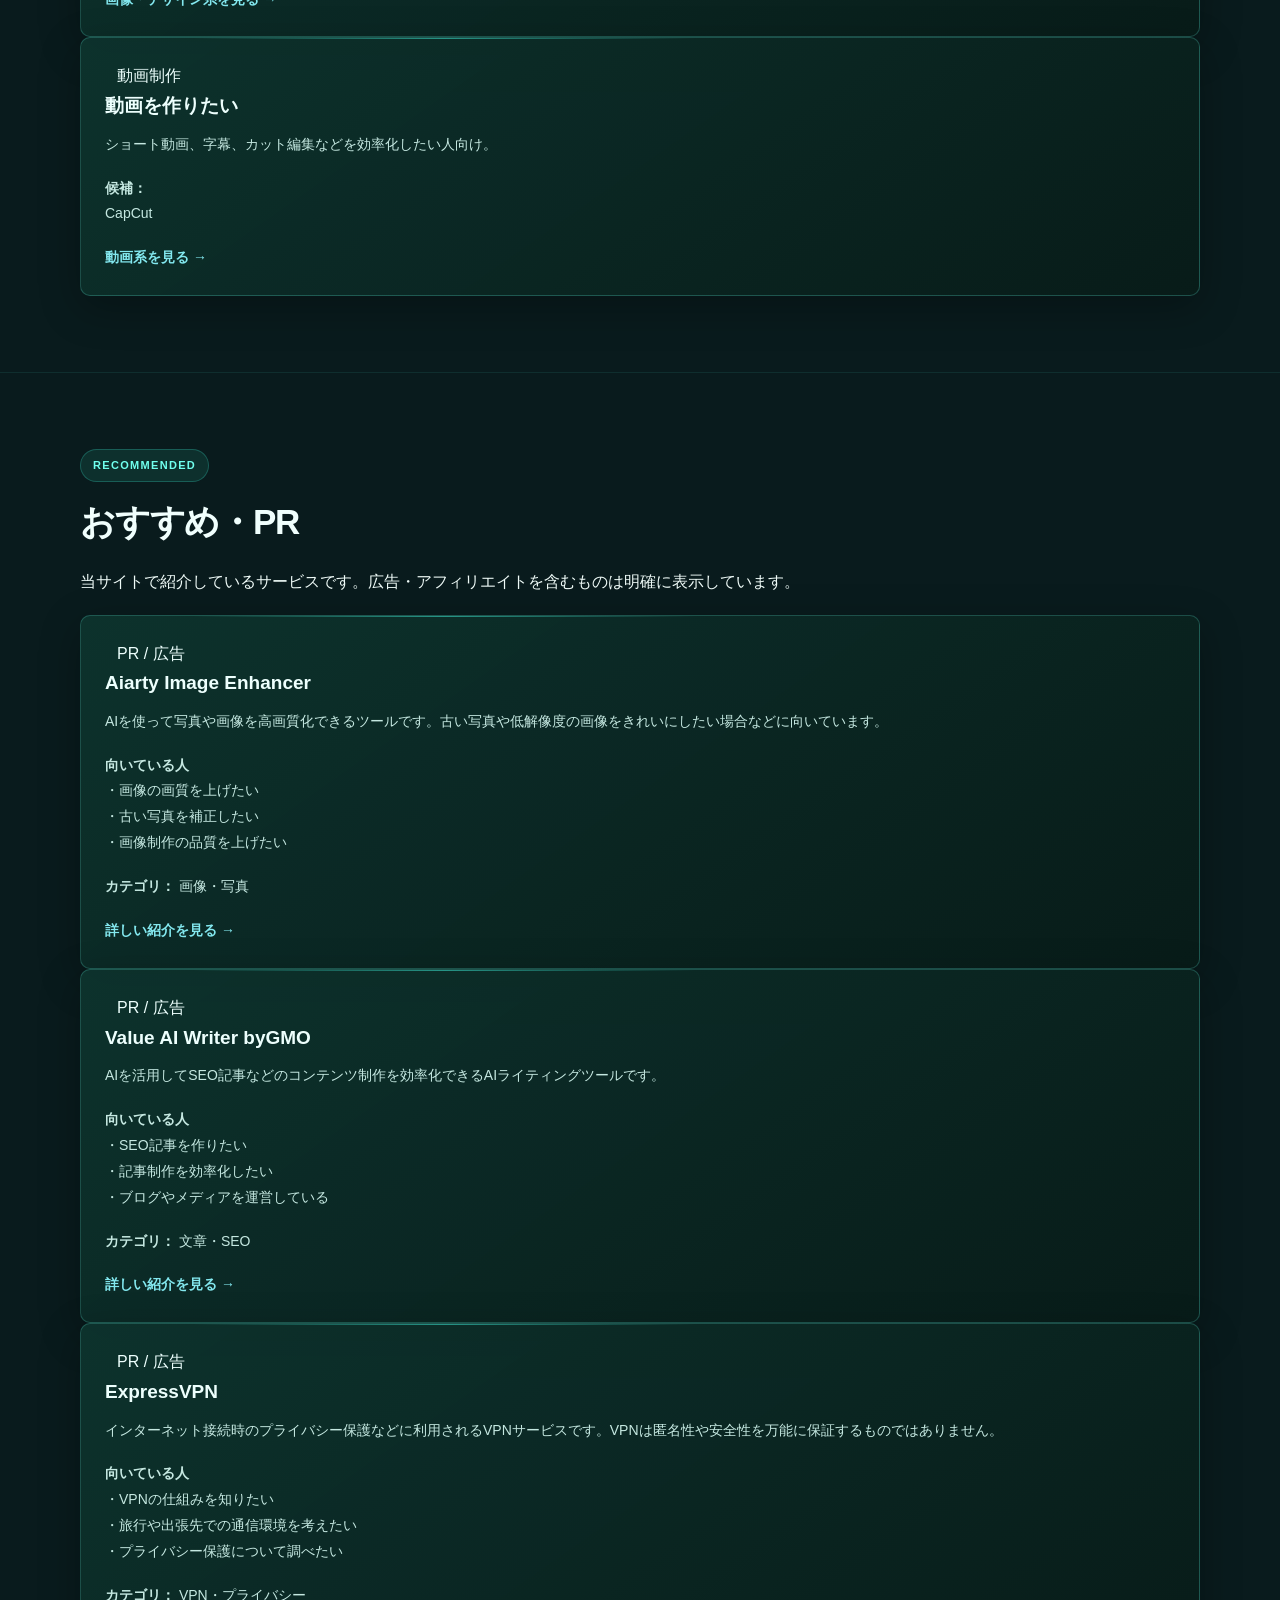
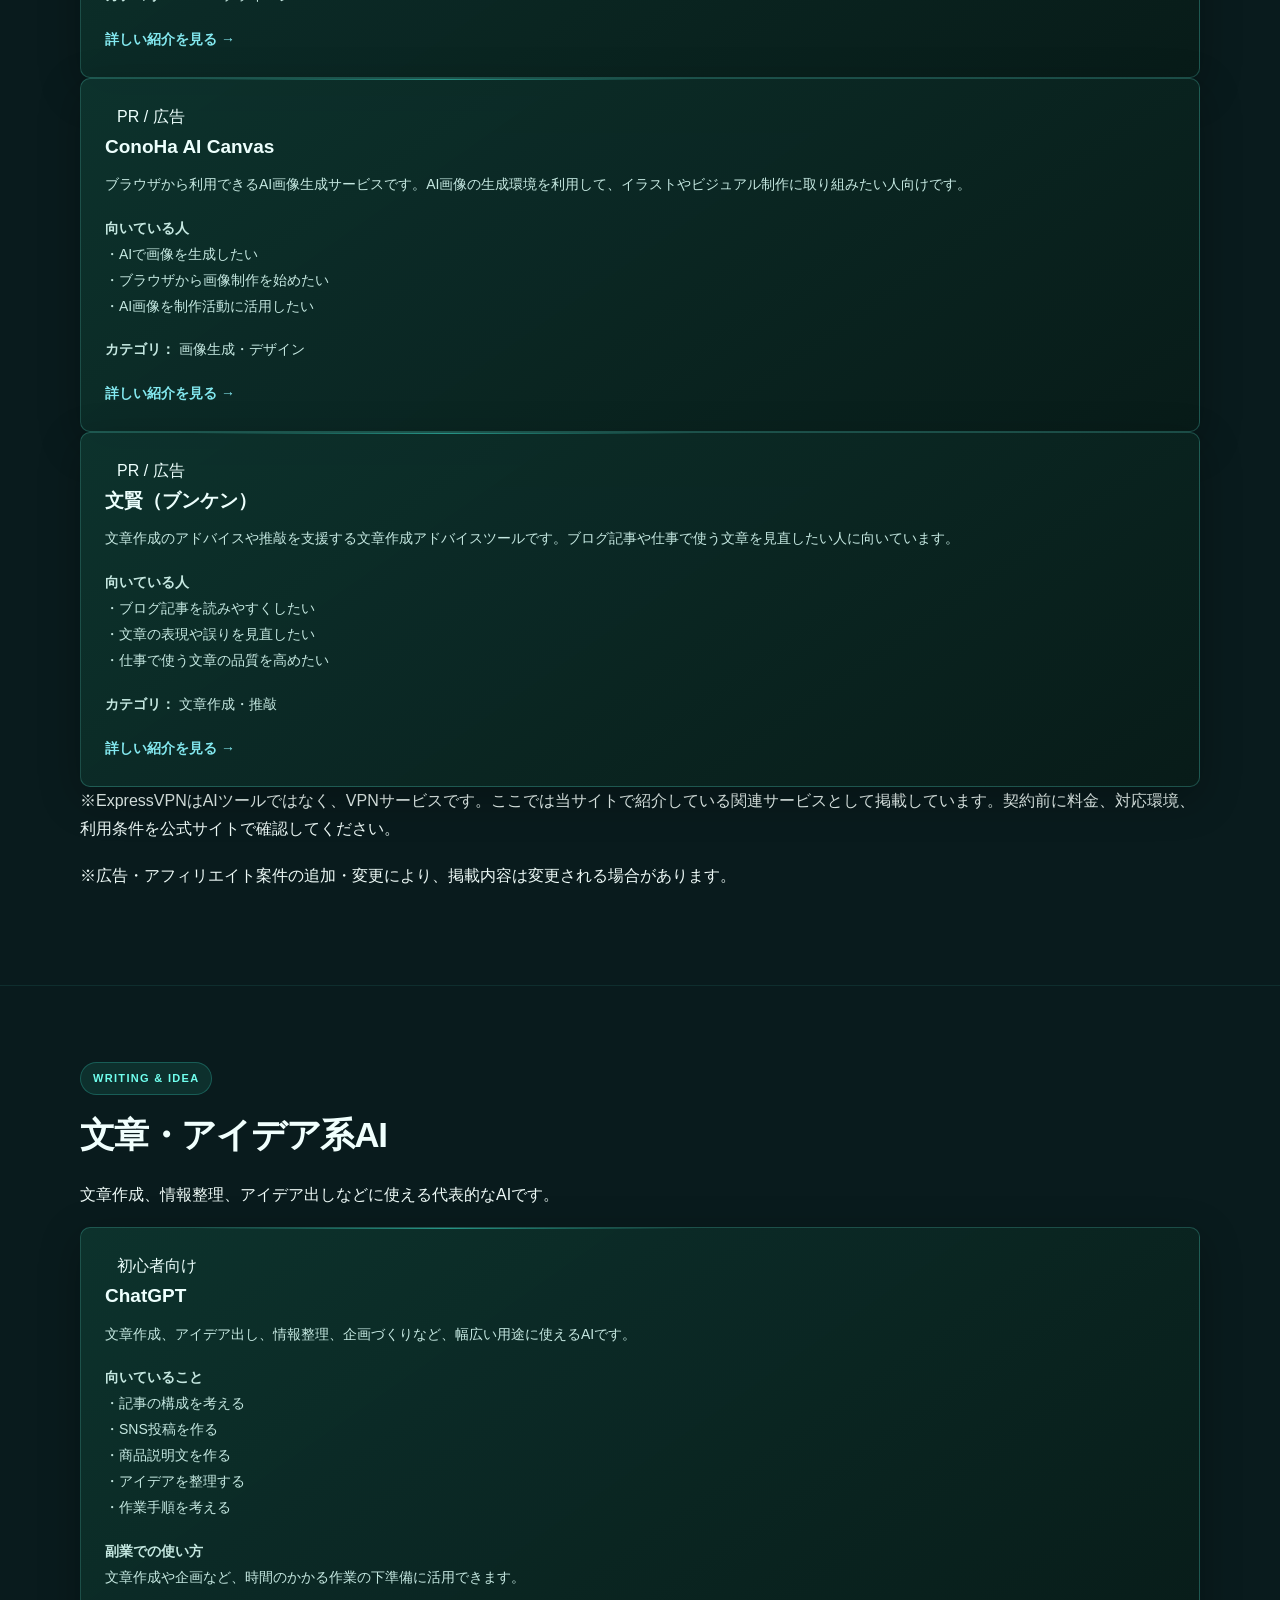
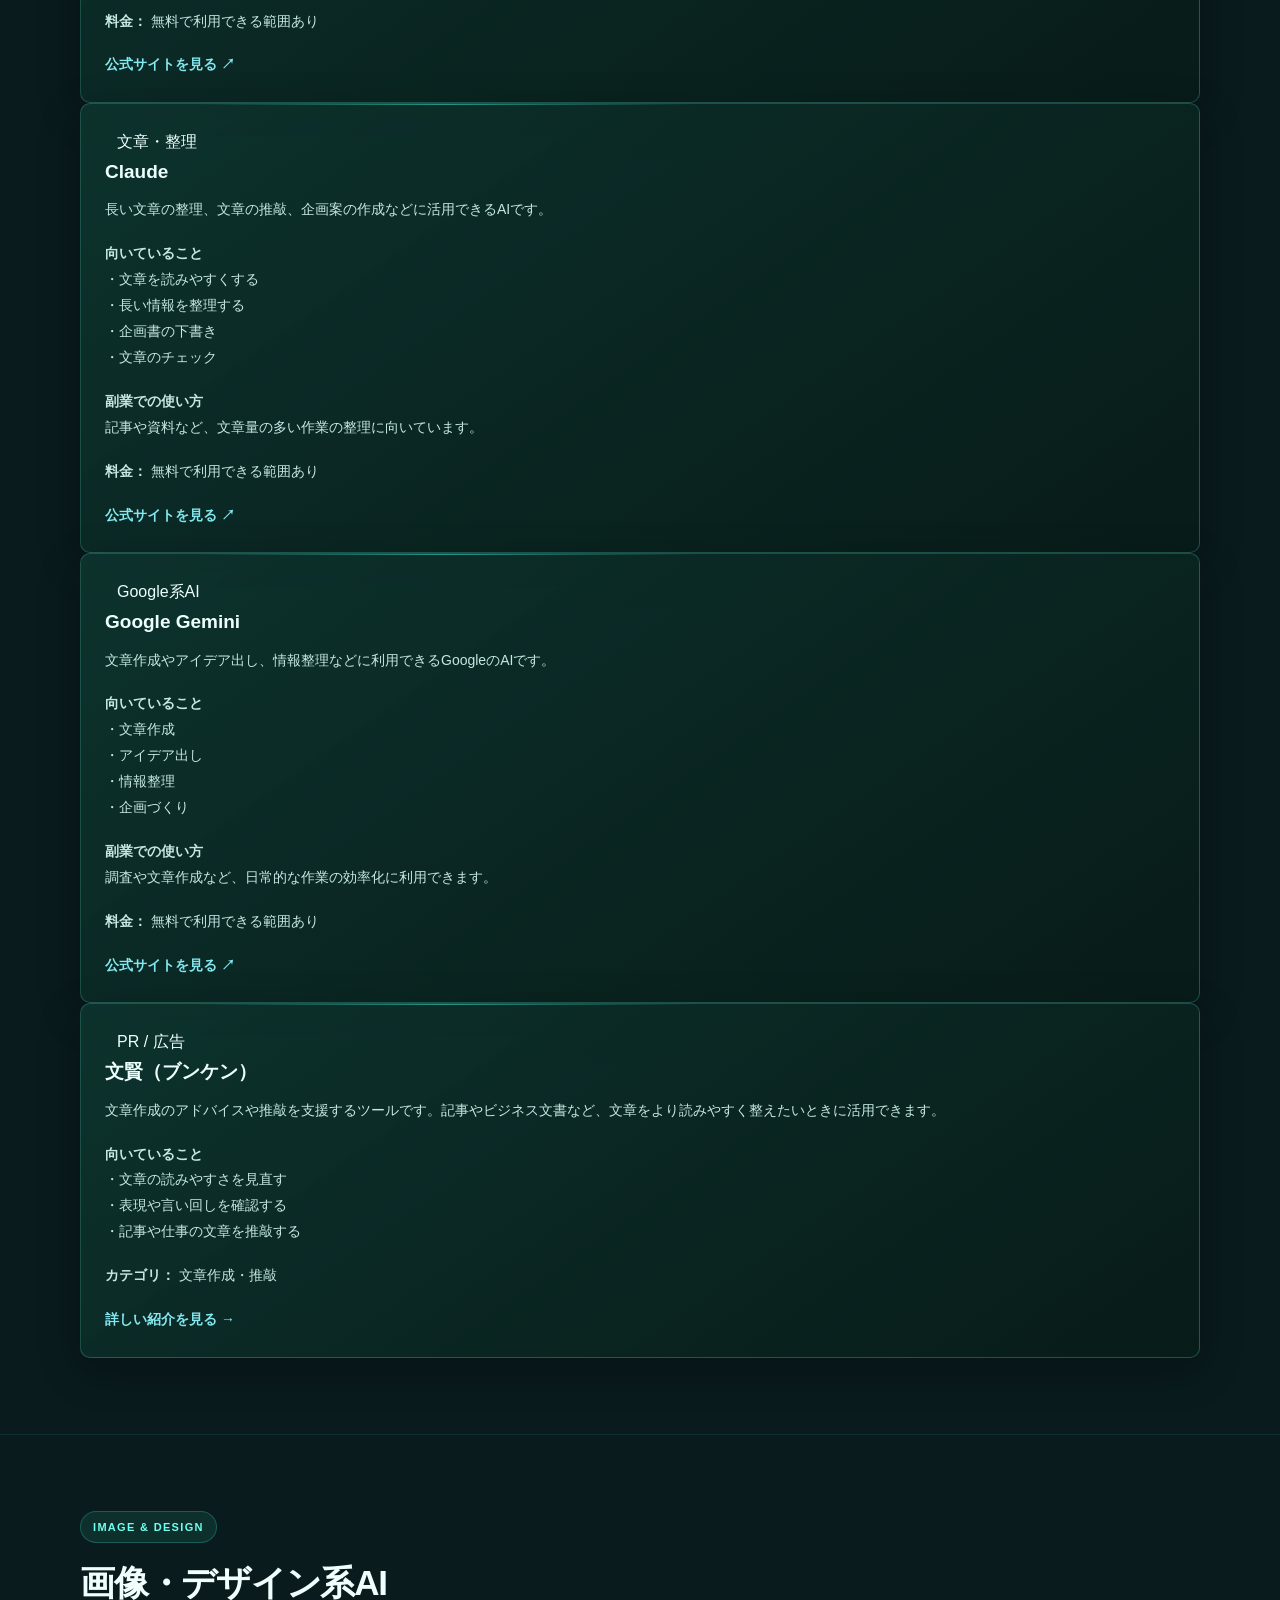
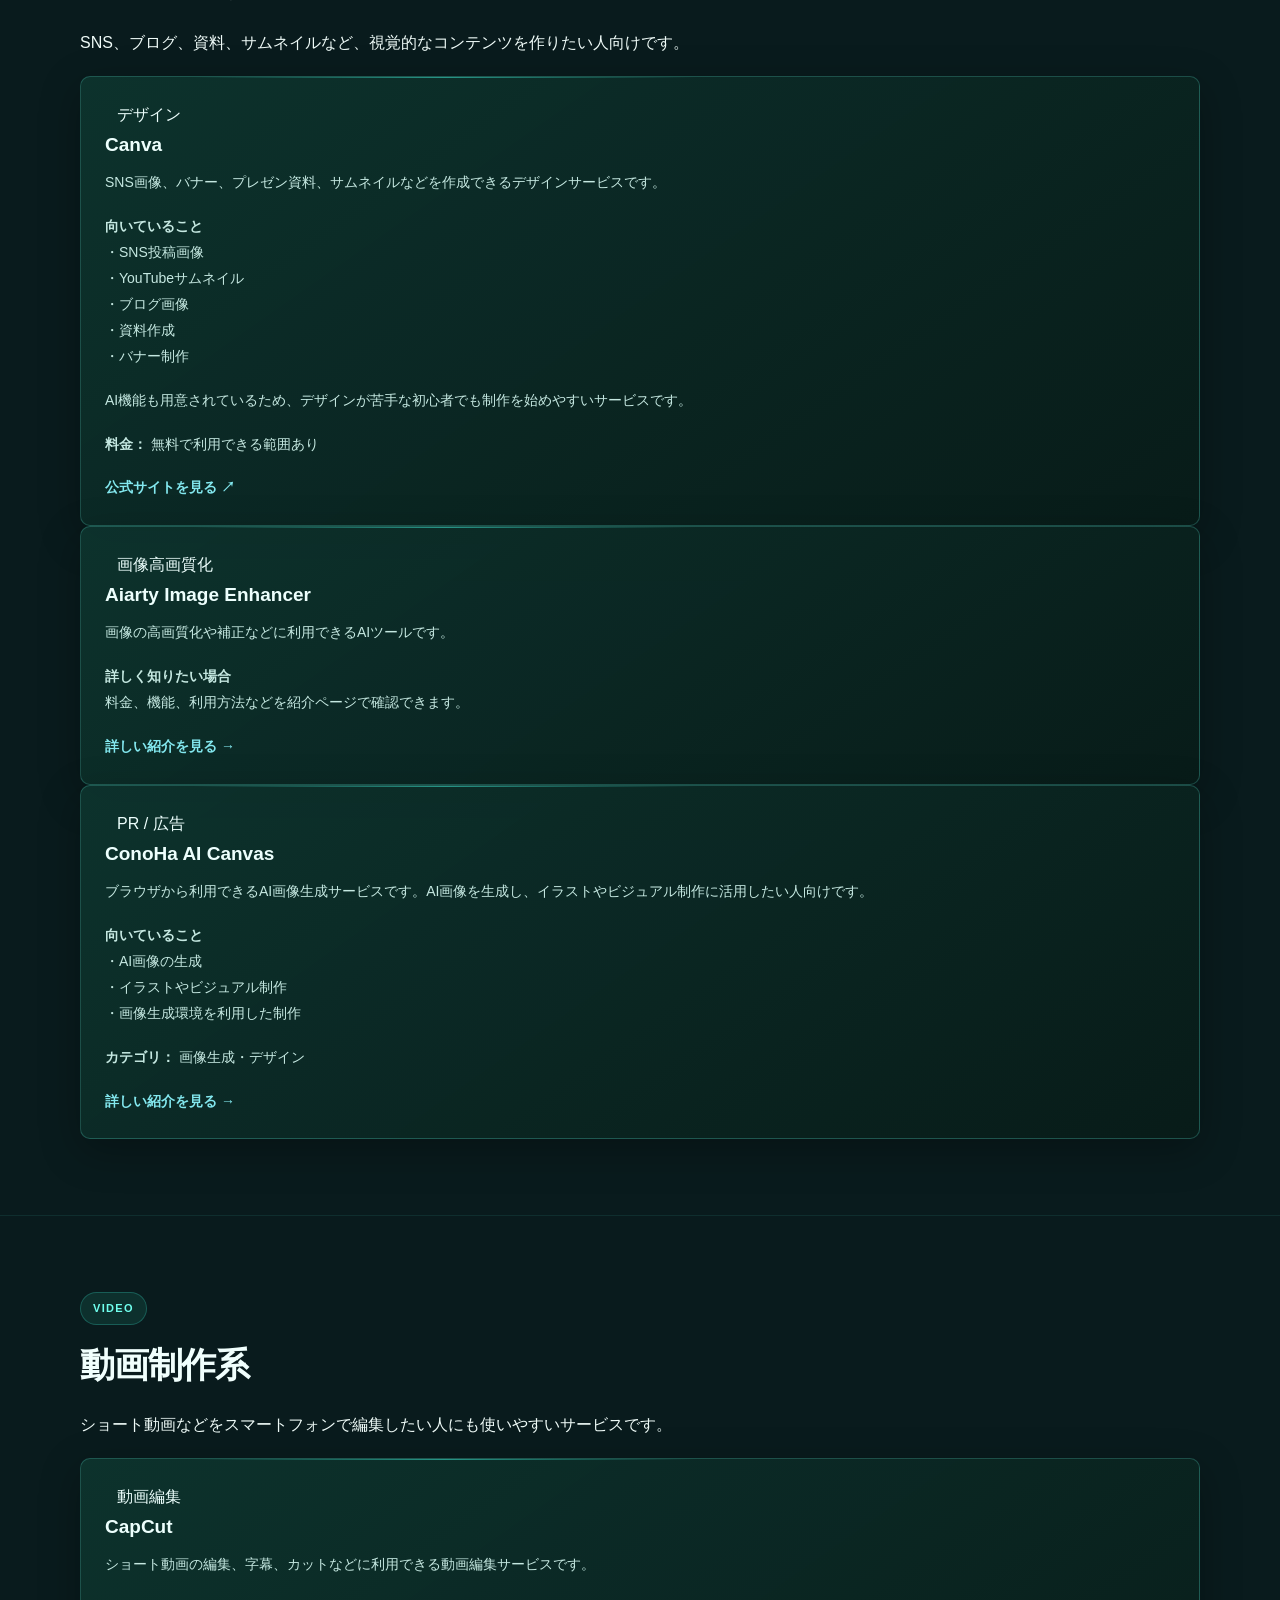
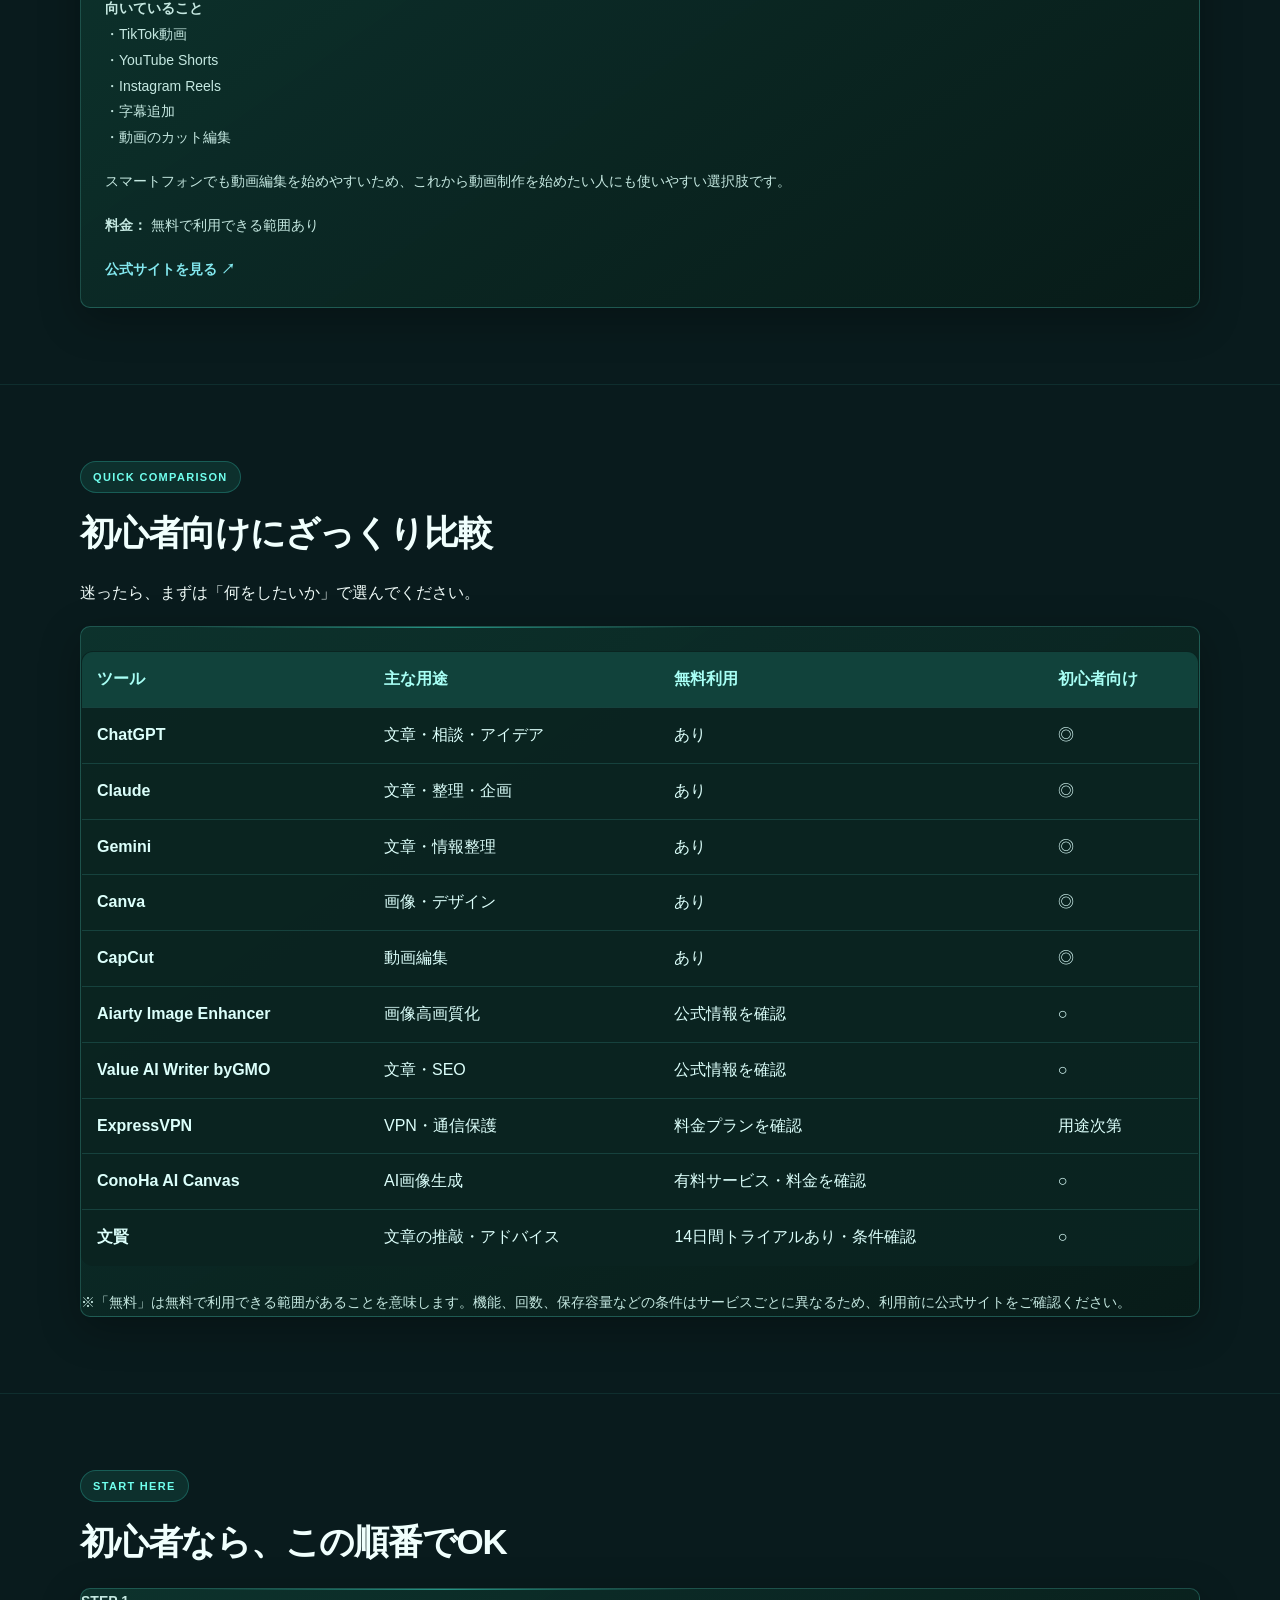
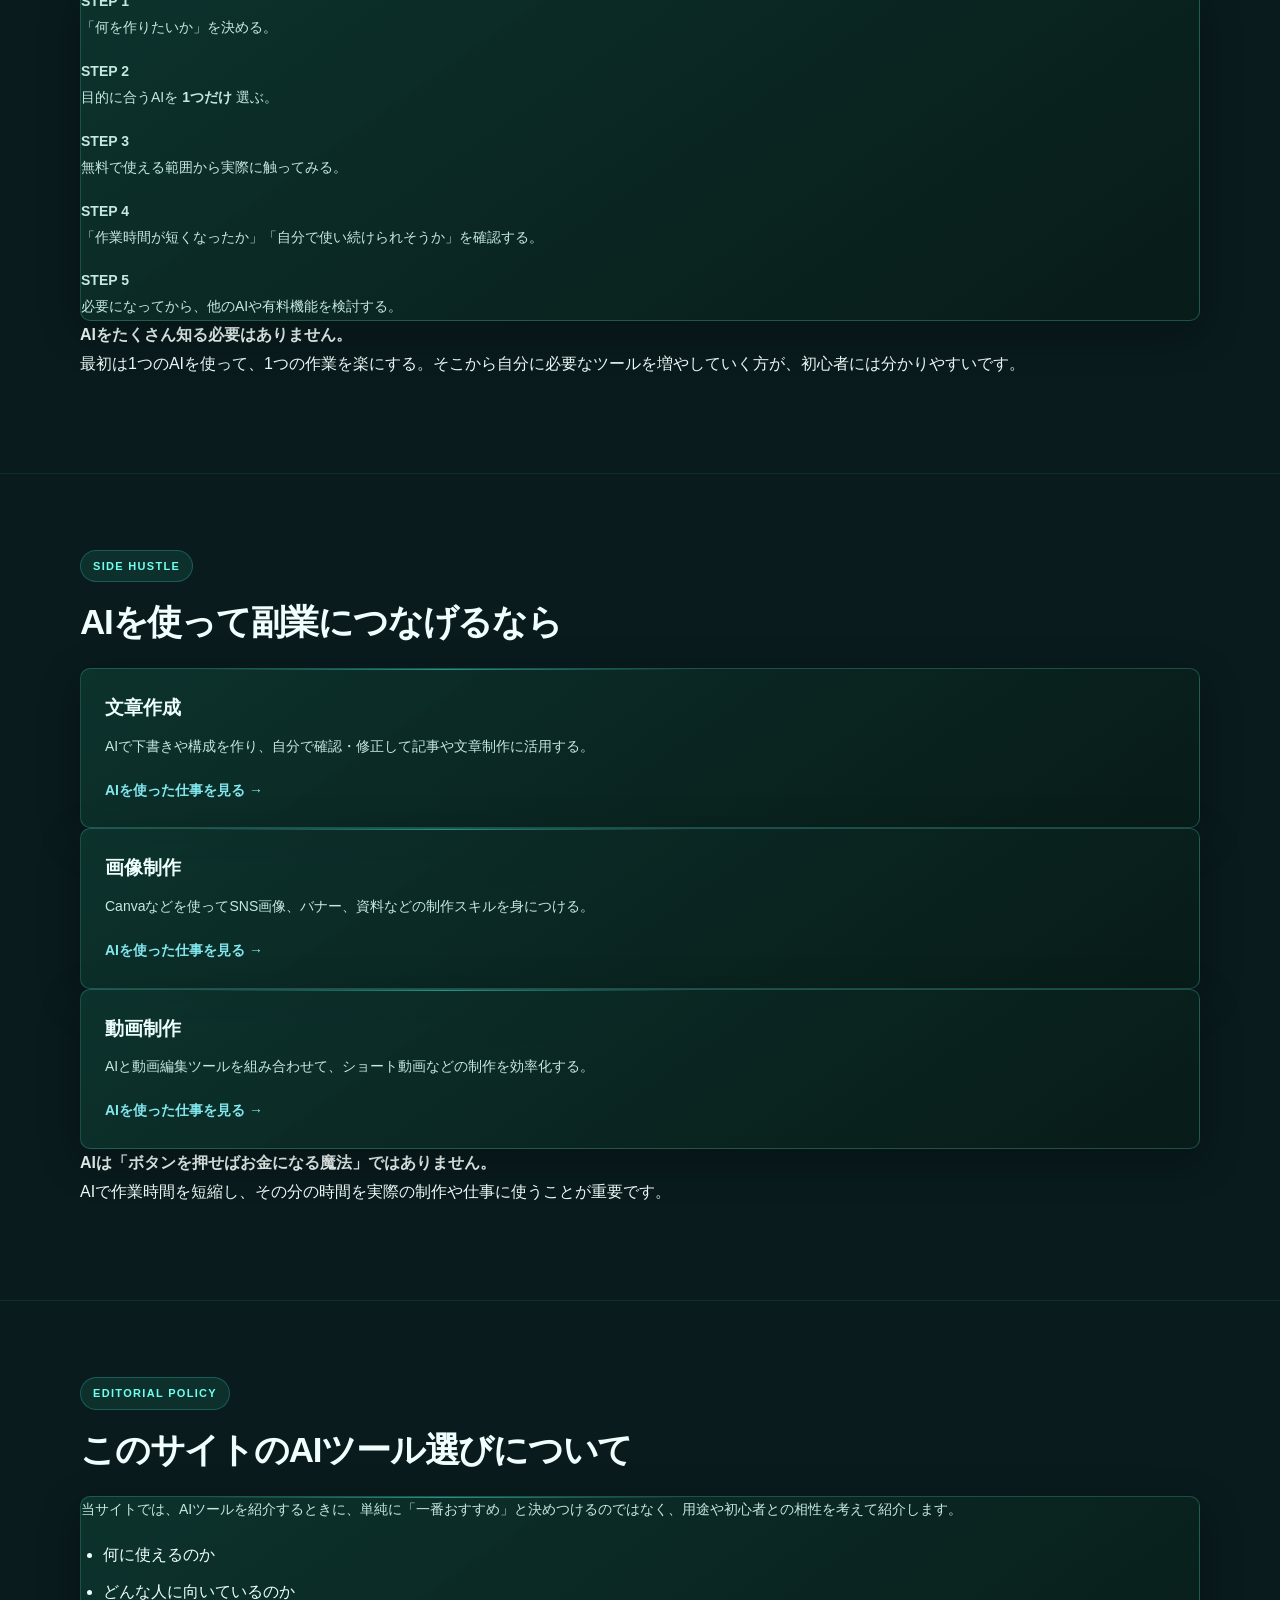
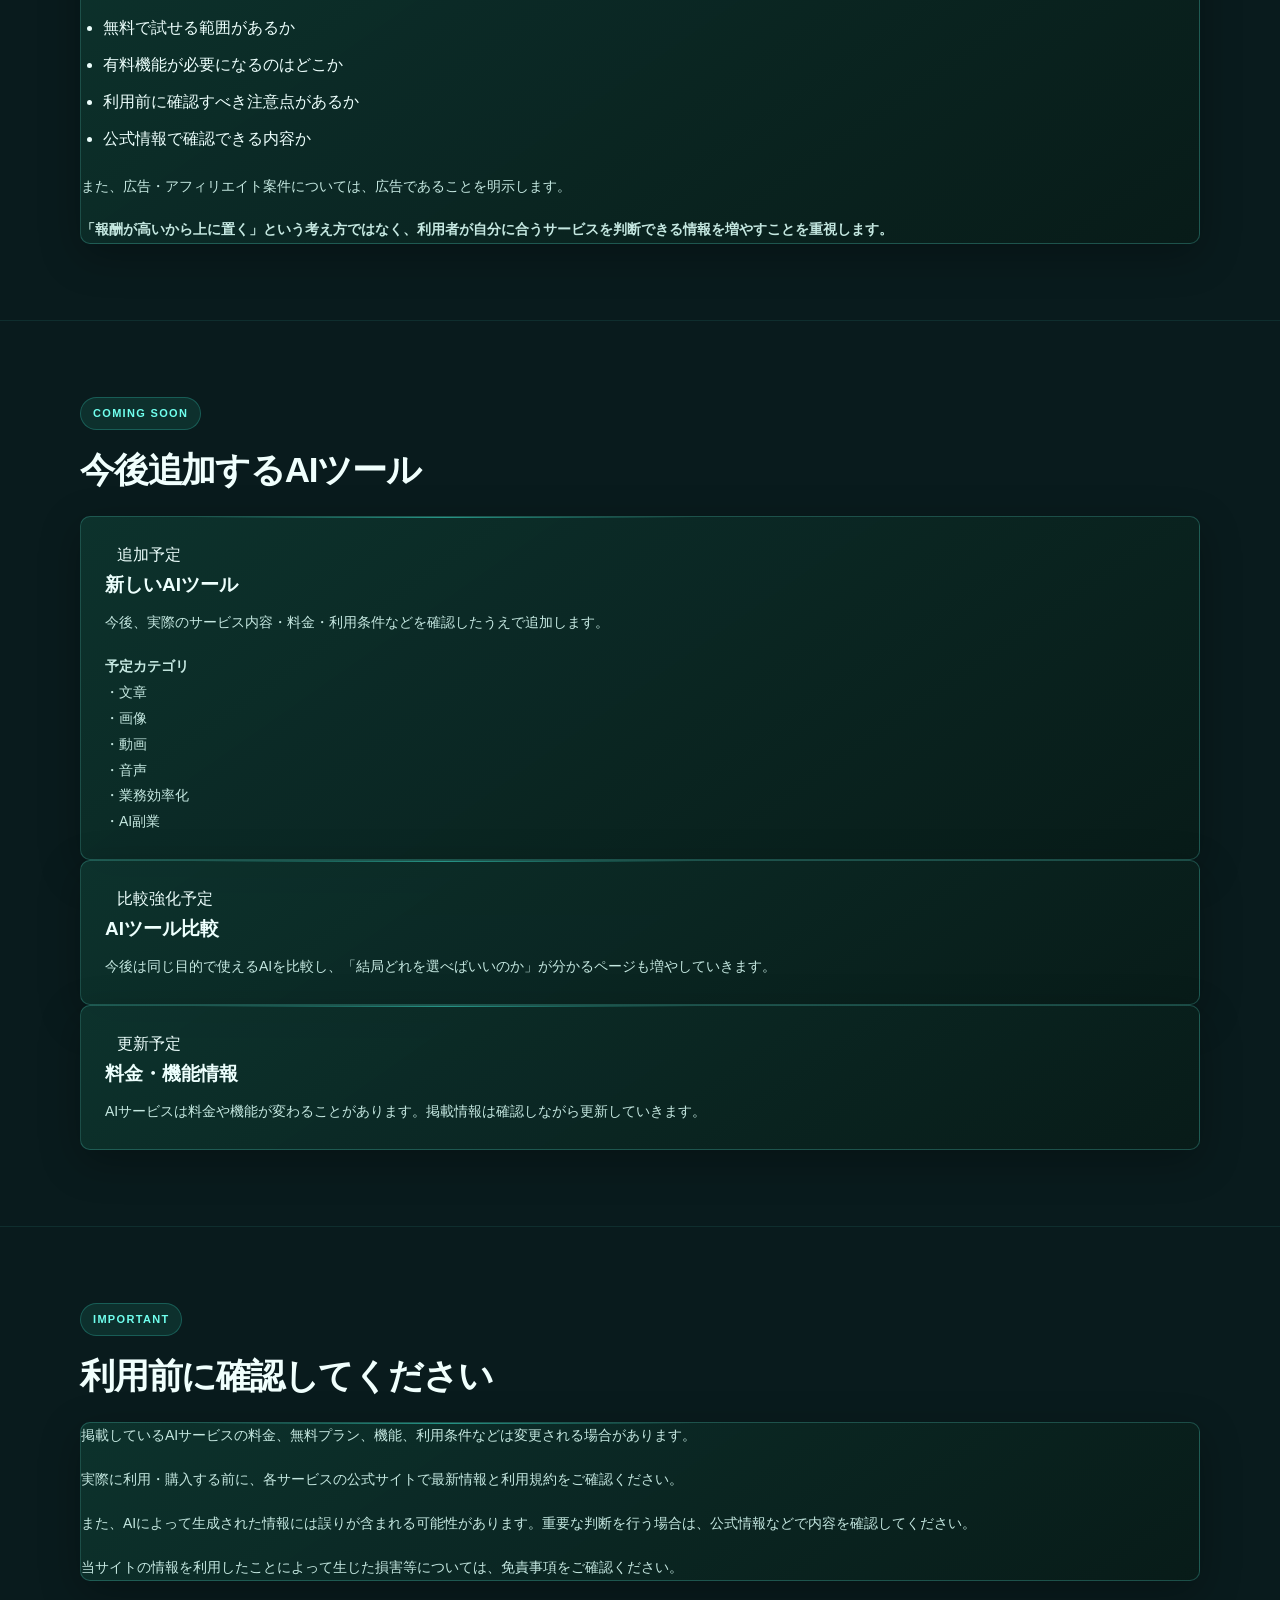
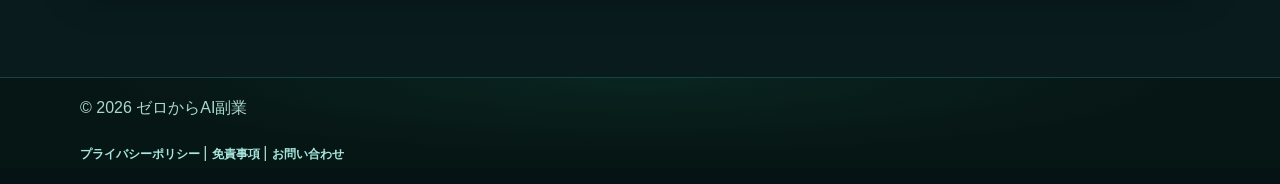
<file: tools.html>
<!DOCTYPE html>
<html lang="ja">
 <head>
  <meta charset="utf-8"/>
  <meta content="width=device-width,initial-scale=1" name="viewport"/>
  <!-- Google Analytics -->
  <script async="" src="https://www.googletagmanager.com/gtag/js?id=G-782ZG589TK">
  </script>
  <script>
   window.dataLayer = window.dataLayer || [];
  function gtag(){dataLayer.push(arguments);}
  gtag('js', new Date());
  gtag('config', 'G-782ZG589TK');
  </script>
  <title>
   おすすめAIツール比較｜無料・初心者向けAIツール図鑑｜ゼロからAI副業
  </title>
  <meta content="ChatGPT、Claude、Gemini、Canva、CapCutなど、AI副業や仕事に使えるAIツールを初心者向けに紹介。用途や無料で試せる範囲を比較します。" name="description"/>
  <link href="styles.css" rel="stylesheet"/>
 </head>
 <body>
  <header>
   <div class="container nav">
    <a class="logo" href="index.html">
     ゼロからAI副業
    </a>
    <nav aria-label="メインナビゲーション" class="navlinks">
     <a href="products.html">
      無料AI素材
     </a>
     <a href="tools.html">
      AIツール
     </a>
     <a href="services.html">
      AIを使った仕事
     </a>
     <a href="ai-learning.html">
      AIを学ぶ
     </a>
     <a href="about.html">
      このサイトについて
     </a>
    </nav>
   </div>
  </header>
  <main>
   <section class="page-hero illustrated-intro">
    <div class="container">
<div class="intro-copy">
     <div class="eyebrow">
      AI TOOLS GUIDE
     </div>
     <h1>
      おすすめAIツール比較
     </h1>
     <p class="lead">
      「AIを使ってみたいけど、どれを選べばいいか分からない」そんな初心者向けに、用途・料金・使いやすさを整理しています。
     </p>
     <p>
      <strong>
       全部使う必要はありません。
      </strong>
      <br/>
      まずは自分がやりたいことに合うAIを1つ選んで、無料で試すところから始めましょう。
     </p>
     <div class="hero-actions">
      <a class="btn primary" href="#purpose">
       目的から探す
      </a>
      <a class="btn secondary" href="#recommended">
       おすすめを見る
      </a>
     </div>
    </div>
<img class="intro-illustration" src="pixel-tools.webp" width="480" height="320" loading="lazy" decoding="async" alt="">
</div>
   </section>
   <section class="section">
    <div class="container">
     <div class="notice">
      <strong>
       広告・アフィリエイトについて
      </strong>
      <p>
       このページには広告・アフィリエイトリンクを含みます。リンク経由でサービスを購入・申し込みされた場合、当サイトに紹介料が入ることがあります。
      </p>
      <p>
       広告報酬の有無だけを理由にツールをおすすめするものではありません。料金・機能・使いやすさなどを確認し、自分に合うものを選ぶことをおすすめします。
      </p>
     </div>
    </div>
   </section>
   <section class="section" id="purpose">
    <div class="container">
     <div class="section-head">
      <div class="eyebrow">
       CHOOSE BY PURPOSE
      </div>
      <h2>
       まずは目的から選ぶ
      </h2>
      <p class="lead">
       「AIを探す」より、「何をしたいか」から考えると選びやすくなります。
      </p>
     </div>
     <div class="grid">
      <div class="card">
       <span class="status">
        文章・相談
       </span>
       <h3>
        文章を書きたい
       </h3>
       <p>
        記事、SNS投稿、商品説明、アイデア整理などにAIを使いたい人向け。
       </p>
       <p>
        <strong>
         候補：
        </strong>
        <br/>
        ChatGPT / Claude / Gemini / 文賢
       </p>
       <p>
        <a href="#writing">
         文章系AIを見る &rarr;
        </a>
       </p>
      </div>
      <div class="card">
       <span class="status">
        画像・デザイン
       </span>
       <h3>
        画像を作りたい
       </h3>
       <p>
        SNS画像、バナー、資料、サムネイルなどを効率よく作りたい人向け。
       </p>
       <p>
        <strong>
         候補：
        </strong>
        <br/>
        Canva / Aiarty / ConoHa AI Canvas
       </p>
       <p>
        <a href="#image">
         画像・デザイン系を見る &rarr;
        </a>
       </p>
      </div>
      <div class="card">
       <span class="status">
        動画制作
       </span>
       <h3>
        動画を作りたい
       </h3>
       <p>
        ショート動画、字幕、カット編集などを効率化したい人向け。
       </p>
       <p>
        <strong>
         候補：
        </strong>
        <br/>
        CapCut
       </p>
       <p>
        <a href="#video">
         動画系を見る &rarr;
        </a>
       </p>
      </div>
     </div>
    </div>
   </section>
   <!-- おすすめ・PR -->
   <section class="section" id="recommended">
    <div class="container">
     <div class="section-head">
      <div class="eyebrow">
       RECOMMENDED
      </div>
      <h2>
       おすすめ・PR
      </h2>
      <p class="lead">
       当サイトで紹介しているサービスです。広告・アフィリエイトを含むものは明確に表示しています。
      </p>
     </div>
     <div class="grid">
      <div class="card product affiliate-card">
       <span class="status">
        PR / 広告
       </span>
       <h3>
        Aiarty Image Enhancer
       </h3>
       <p>
        AIを使って写真や画像を高画質化できるツールです。古い写真や低解像度の画像をきれいにしたい場合などに向いています。
       </p>
       <p>
        <strong>
         向いている人
        </strong>
        <br/>
        ・画像の画質を上げたい
        <br/>
        ・古い写真を補正したい
        <br/>
        ・画像制作の品質を上げたい
       </p>
       <p>
        <strong>
         カテゴリ：
        </strong>
        画像・写真
       </p>
       <p>
        <a href="aiarty.html" onclick="trackAffiliateDetailClick('Aiarty Image Enhancer');">
         詳しい紹介を見る &rarr;
        </a>
       </p>
      </div>
      <div class="card product affiliate-card">
       <span class="status">
        PR / 広告
       </span>
       <h3>
        Value AI Writer byGMO
       </h3>
       <p>
        AIを活用してSEO記事などのコンテンツ制作を効率化できるAIライティングツールです。
       </p>
       <p>
        <strong>
         向いている人
        </strong>
        <br/>
        ・SEO記事を作りたい
        <br/>
        ・記事制作を効率化したい
        <br/>
        ・ブログやメディアを運営している
       </p>
       <p>
        <strong>
         カテゴリ：
        </strong>
        文章・SEO
       </p>
       <p>
        <a href="valueaiwriter.html" onclick="trackAffiliateDetailClick('Value AI Writer byGMO');">
         詳しい紹介を見る &rarr;
        </a>
       </p>
      </div>
      <div class="card product affiliate-card">
       <span class="status">
        PR / 広告
       </span>
       <h3>
        ExpressVPN
       </h3>
       <p>
        インターネット接続時のプライバシー保護などに利用されるVPNサービスです。VPNは匿名性や安全性を万能に保証するものではありません。
       </p>
       <p>
        <strong>
         向いている人
        </strong>
        <br/>
        ・VPNの仕組みを知りたい
        <br/>
        ・旅行や出張先での通信環境を考えたい
        <br/>
        ・プライバシー保護について調べたい
       </p>
       <p>
        <strong>
         カテゴリ：
        </strong>
        VPN・プライバシー
       </p>
       <p>
        <a href="expressvpn.html" onclick="trackAffiliateDetailClick('ExpressVPN');">
         詳しい紹介を見る &rarr;
        </a>
       </p>
      </div>
      <div class="card product affiliate-card">
       <span class="status">
        PR / 広告
       </span>
       <h3>
        ConoHa AI Canvas
       </h3>
       <p>
        ブラウザから利用できるAI画像生成サービスです。AI画像の生成環境を利用して、イラストやビジュアル制作に取り組みたい人向けです。
       </p>
       <p>
        <strong>
         向いている人
        </strong>
        <br/>
        ・AIで画像を生成したい
        <br/>
        ・ブラウザから画像制作を始めたい
        <br/>
        ・AI画像を制作活動に活用したい
       </p>
       <p>
        <strong>
         カテゴリ：
        </strong>
        画像生成・デザイン
       </p>
       <p>
        <a href="conoha-ai-canvas.html" onclick="trackAffiliateDetailClick('ConoHa AI Canvas');">
         詳しい紹介を見る &rarr;
        </a>
       </p>
      </div>
      <div class="card product affiliate-card">
       <span class="status">
        PR / 広告
       </span>
       <h3>
        文賢（ブンケン）
       </h3>
       <p>
        文章作成のアドバイスや推敲を支援する文章作成アドバイスツールです。ブログ記事や仕事で使う文章を見直したい人に向いています。
       </p>
       <p>
        <strong>
         向いている人
        </strong>
        <br/>
        ・ブログ記事を読みやすくしたい
        <br/>
        ・文章の表現や誤りを見直したい
        <br/>
        ・仕事で使う文章の品質を高めたい
       </p>
       <p>
        <strong>
         カテゴリ：
        </strong>
        文章作成・推敲
       </p>
       <p>
        <a href="bunken.html" onclick="trackAffiliateDetailClick('文賢');">
         詳しい紹介を見る &rarr;
        </a>
       </p>
      </div>
     </div>
     <p>
      ※ExpressVPNはAIツールではなく、VPNサービスです。ここでは当サイトで紹介している関連サービスとして掲載しています。契約前に料金、対応環境、利用条件を公式サイトで確認してください。
     </p>
     <p>
      ※広告・アフィリエイト案件の追加・変更により、掲載内容は変更される場合があります。
     </p>
    </div>
   </section>
   <section class="section" id="writing">
    <div class="container">
     <div class="section-head">
      <div class="eyebrow">
       WRITING &amp; IDEA
      </div>
      <h2>
       文章・アイデア系AI
      </h2>
      <p class="lead">
       文章作成、情報整理、アイデア出しなどに使える代表的なAIです。
      </p>
     </div>
     <div class="grid">
      <div class="card">
       <span class="status">
        初心者向け
       </span>
       <h3>
        ChatGPT
       </h3>
       <p>
        文章作成、アイデア出し、情報整理、企画づくりなど、幅広い用途に使えるAIです。
       </p>
       <p>
        <strong>
         向いていること
        </strong>
        <br/>
        ・記事の構成を考える
        <br/>
        ・SNS投稿を作る
        <br/>
        ・商品説明文を作る
        <br/>
        ・アイデアを整理する
        <br/>
        ・作業手順を考える
       </p>
       <p>
        <strong>
         副業での使い方
        </strong>
        <br/>
        文章作成や企画など、時間のかかる作業の下準備に活用できます。
       </p>
       <p>
        <strong>
         料金：
        </strong>
        無料で利用できる範囲あり
       </p>
       <p>
        <a href="https://chatgpt.com/" onclick="trackExternalToolClick('ChatGPT');" rel="noopener noreferrer" target="_blank">
         公式サイトを見る &nearrow;
        </a>
       </p>
      </div>
      <div class="card">
       <span class="status">
        文章・整理
       </span>
       <h3>
        Claude
       </h3>
       <p>
        長い文章の整理、文章の推敲、企画案の作成などに活用できるAIです。
       </p>
       <p>
        <strong>
         向いていること
        </strong>
        <br/>
        ・文章を読みやすくする
        <br/>
        ・長い情報を整理する
        <br/>
        ・企画書の下書き
        <br/>
        ・文章のチェック
       </p>
       <p>
        <strong>
         副業での使い方
        </strong>
        <br/>
        記事や資料など、文章量の多い作業の整理に向いています。
       </p>
       <p>
        <strong>
         料金：
        </strong>
        無料で利用できる範囲あり
       </p>
       <p>
        <a href="https://claude.ai/" onclick="trackExternalToolClick('Claude');" rel="noopener noreferrer" target="_blank">
         公式サイトを見る &nearrow;
        </a>
       </p>
      </div>
      <div class="card">
       <span class="status">
        Google系AI
       </span>
       <h3>
        Google Gemini
       </h3>
       <p>
        文章作成やアイデア出し、情報整理などに利用できるGoogleのAIです。
       </p>
       <p>
        <strong>
         向いていること
        </strong>
        <br/>
        ・文章作成
        <br/>
        ・アイデア出し
        <br/>
        ・情報整理
        <br/>
        ・企画づくり
       </p>
       <p>
        <strong>
         副業での使い方
        </strong>
        <br/>
        調査や文章作成など、日常的な作業の効率化に利用できます。
       </p>
       <p>
        <strong>
         料金：
        </strong>
        無料で利用できる範囲あり
       </p>
       <p>
        <a href="https://gemini.google.com/" onclick="trackExternalToolClick('Google Gemini');" rel="noopener noreferrer" target="_blank">
         公式サイトを見る &nearrow;
        </a>
       </p>
      </div>
      <div class="card product affiliate-card">
       <span class="status">
        PR / 広告
       </span>
       <h3>
        文賢（ブンケン）
       </h3>
       <p>
        文章作成のアドバイスや推敲を支援するツールです。記事やビジネス文書など、文章をより読みやすく整えたいときに活用できます。
       </p>
       <p>
        <strong>
         向いていること
        </strong>
        <br/>
        ・文章の読みやすさを見直す
        <br/>
        ・表現や言い回しを確認する
        <br/>
        ・記事や仕事の文章を推敲する
       </p>
       <p>
        <strong>
         カテゴリ：
        </strong>
        文章作成・推敲
       </p>
       <p>
        <a href="bunken.html" onclick="trackAffiliateDetailClick('文賢');">
         詳しい紹介を見る &rarr;
        </a>
       </p>
      </div>
     </div>
    </div>
   </section>
   <section class="section" id="image">
    <div class="container">
     <div class="section-head">
      <div class="eyebrow">
       IMAGE &amp; DESIGN
      </div>
      <h2>
       画像・デザイン系AI
      </h2>
      <p class="lead">
       SNS、ブログ、資料、サムネイルなど、視覚的なコンテンツを作りたい人向けです。
      </p>
     </div>
     <div class="grid">
      <div class="card">
       <span class="status">
        デザイン
       </span>
       <h3>
        Canva
       </h3>
       <p>
        SNS画像、バナー、プレゼン資料、サムネイルなどを作成できるデザインサービスです。
       </p>
       <p>
        <strong>
         向いていること
        </strong>
        <br/>
        ・SNS投稿画像
        <br/>
        ・YouTubeサムネイル
        <br/>
        ・ブログ画像
        <br/>
        ・資料作成
        <br/>
        ・バナー制作
       </p>
       <p>
        AI機能も用意されているため、デザインが苦手な初心者でも制作を始めやすいサービスです。
       </p>
       <p>
        <strong>
         料金：
        </strong>
        無料で利用できる範囲あり
       </p>
       <p>
        <a href="https://www.canva.com/" onclick="trackExternalToolClick('Canva');" rel="noopener noreferrer" target="_blank">
         公式サイトを見る &nearrow;
        </a>
       </p>
      </div>
      <div class="card">
       <span class="status">
        画像高画質化
       </span>
       <h3>
        Aiarty Image Enhancer
       </h3>
       <p>
        画像の高画質化や補正などに利用できるAIツールです。
       </p>
       <p>
        <strong>
         詳しく知りたい場合
        </strong>
        <br/>
        料金、機能、利用方法などを紹介ページで確認できます。
       </p>
       <p>
        <a href="aiarty.html" onclick="trackAffiliateDetailClick('Aiarty Image Enhancer');">
         詳しい紹介を見る &rarr;
        </a>
       </p>
      </div>
      <div class="card product affiliate-card">
       <span class="status">
        PR / 広告
       </span>
       <h3>
        ConoHa AI Canvas
       </h3>
       <p>
        ブラウザから利用できるAI画像生成サービスです。AI画像を生成し、イラストやビジュアル制作に活用したい人向けです。
       </p>
       <p>
        <strong>
         向いていること
        </strong>
        <br/>
        ・AI画像の生成
        <br/>
        ・イラストやビジュアル制作
        <br/>
        ・画像生成環境を利用した制作
       </p>
       <p>
        <strong>
         カテゴリ：
        </strong>
        画像生成・デザイン
       </p>
       <p>
        <a href="conoha-ai-canvas.html" onclick="trackAffiliateDetailClick('ConoHa AI Canvas');">
         詳しい紹介を見る &rarr;
        </a>
       </p>
      </div>
     </div>
    </div>
   </section>
   <section class="section" id="video">
    <div class="container">
     <div class="section-head">
      <div class="eyebrow">
       VIDEO
      </div>
      <h2>
       動画制作系
      </h2>
      <p class="lead">
       ショート動画などをスマートフォンで編集したい人にも使いやすいサービスです。
      </p>
     </div>
     <div class="grid">
      <div class="card">
       <span class="status">
        動画編集
       </span>
       <h3>
        CapCut
       </h3>
       <p>
        ショート動画の編集、字幕、カットなどに利用できる動画編集サービスです。
       </p>
       <p>
        <strong>
         向いていること
        </strong>
        <br/>
        ・TikTok動画
        <br/>
        ・YouTube Shorts
        <br/>
        ・Instagram Reels
        <br/>
        ・字幕追加
        <br/>
        ・動画のカット編集
       </p>
       <p>
        スマートフォンでも動画編集を始めやすいため、これから動画制作を始めたい人にも使いやすい選択肢です。
       </p>
       <p>
        <strong>
         料金：
        </strong>
        無料で利用できる範囲あり
       </p>
       <p>
        <a href="https://www.capcut.com/" onclick="trackExternalToolClick('CapCut');" rel="noopener noreferrer" target="_blank">
         公式サイトを見る &nearrow;
        </a>
       </p>
      </div>
     </div>
    </div>
   </section>
   <section class="section">
    <div class="container">
     <div class="section-head">
      <div class="eyebrow">
       QUICK COMPARISON
      </div>
      <h2>
       初心者向けにざっくり比較
      </h2>
      <p class="lead">
       迷ったら、まずは「何をしたいか」で選んでください。
      </p>
     </div>
     <div class="card">
      <div class="table-wrap">
       <table>
        <thead>
         <tr>
          <th>
           ツール
          </th>
          <th>
           主な用途
          </th>
          <th>
           無料利用
          </th>
          <th>
           初心者向け
          </th>
         </tr>
        </thead>
        <tbody>
         <tr>
          <td>
           <strong>
            ChatGPT
           </strong>
          </td>
          <td>
           文章・相談・アイデア
          </td>
          <td>
           あり
          </td>
          <td>
           ◎
          </td>
         </tr>
         <tr>
          <td>
           <strong>
            Claude
           </strong>
          </td>
          <td>
           文章・整理・企画
          </td>
          <td>
           あり
          </td>
          <td>
           ◎
          </td>
         </tr>
         <tr>
          <td>
           <strong>
            Gemini
           </strong>
          </td>
          <td>
           文章・情報整理
          </td>
          <td>
           あり
          </td>
          <td>
           ◎
          </td>
         </tr>
         <tr>
          <td>
           <strong>
            Canva
           </strong>
          </td>
          <td>
           画像・デザイン
          </td>
          <td>
           あり
          </td>
          <td>
           ◎
          </td>
         </tr>
         <tr>
          <td>
           <strong>
            CapCut
           </strong>
          </td>
          <td>
           動画編集
          </td>
          <td>
           あり
          </td>
          <td>
           ◎
          </td>
         </tr>
         <tr>
          <td>
           <strong>
            Aiarty Image Enhancer
           </strong>
          </td>
          <td>
           画像高画質化
          </td>
          <td>
           公式情報を確認
          </td>
          <td>
           &cir;
          </td>
         </tr>
         <tr>
          <td>
           <strong>
            Value AI Writer byGMO
           </strong>
          </td>
          <td>
           文章・SEO
          </td>
          <td>
           公式情報を確認
          </td>
          <td>
           &cir;
          </td>
         </tr>
         <tr>
          <td>
           <strong>
            ExpressVPN
           </strong>
          </td>
          <td>
           VPN・通信保護
          </td>
          <td>
           料金プランを確認
          </td>
          <td>
           用途次第
          </td>
         </tr>
         <tr>
          <td>
           <strong>
            ConoHa AI Canvas
           </strong>
          </td>
          <td>
           AI画像生成
          </td>
          <td>
           有料サービス・料金を確認
          </td>
          <td>
           &cir;
          </td>
         </tr>
         <tr>
          <td>
           <strong>
            文賢
           </strong>
          </td>
          <td>
           文章の推敲・アドバイス
          </td>
          <td>
           14日間トライアルあり・条件確認
          </td>
          <td>
           &cir;
          </td>
         </tr>
        </tbody>
       </table>
      </div>
      <p>
       ※「無料」は無料で利用できる範囲があることを意味します。機能、回数、保存容量などの条件はサービスごとに異なるため、利用前に公式サイトをご確認ください。
      </p>
     </div>
    </div>
   </section>
   <section class="section">
    <div class="container">
     <div class="section-head">
      <div class="eyebrow">
       START HERE
      </div>
      <h2>
       初心者なら、この順番でOK
      </h2>
     </div>
     <div class="card">
      <p>
       <strong>
        STEP 1
       </strong>
       <br/>
       「何を作りたいか」を決める。
      </p>
      <p>
       <strong>
        STEP 2
       </strong>
       <br/>
       目的に合うAIを
       <strong>
        1つだけ
       </strong>
       選ぶ。
      </p>
      <p>
       <strong>
        STEP 3
       </strong>
       <br/>
       無料で使える範囲から実際に触ってみる。
      </p>
      <p>
       <strong>
        STEP 4
       </strong>
       <br/>
       「作業時間が短くなったか」「自分で使い続けられそうか」を確認する。
      </p>
      <p>
       <strong>
        STEP 5
       </strong>
       <br/>
       必要になってから、他のAIや有料機能を検討する。
      </p>
     </div>
     <div class="notice">
      <strong>
       AIをたくさん知る必要はありません。
      </strong>
      <p>
       最初は1つのAIを使って、1つの作業を楽にする。そこから自分に必要なツールを増やしていく方が、初心者には分かりやすいです。
      </p>
     </div>
    </div>
   </section>
   <section class="section">
    <div class="container">
     <div class="section-head">
      <div class="eyebrow">
       SIDE HUSTLE
      </div>
      <h2>
       AIを使って副業につなげるなら
      </h2>
     </div>
     <div class="grid">
      <div class="card">
       <h3>
        文章作成
       </h3>
       <p>
        AIで下書きや構成を作り、自分で確認・修正して記事や文章制作に活用する。
       </p>
       <p>
        <a href="services.html">
         AIを使った仕事を見る &rarr;
        </a>
       </p>
      </div>
      <div class="card">
       <h3>
        画像制作
       </h3>
       <p>
        Canvaなどを使ってSNS画像、バナー、資料などの制作スキルを身につける。
       </p>
       <p>
        <a href="services.html">
         AIを使った仕事を見る &rarr;
        </a>
       </p>
      </div>
      <div class="card">
       <h3>
        動画制作
       </h3>
       <p>
        AIと動画編集ツールを組み合わせて、ショート動画などの制作を効率化する。
       </p>
       <p>
        <a href="services.html">
         AIを使った仕事を見る &rarr;
        </a>
       </p>
      </div>
     </div>
     <div class="notice">
      <strong>
       AIは「ボタンを押せばお金になる魔法」ではありません。
      </strong>
      <p>
       AIで作業時間を短縮し、その分の時間を実際の制作や仕事に使うことが重要です。
      </p>
     </div>
    </div>
   </section>
   <section class="section">
    <div class="container">
     <div class="section-head">
      <div class="eyebrow">
       EDITORIAL POLICY
      </div>
      <h2>
       このサイトのAIツール選びについて
      </h2>
     </div>
     <div class="card">
      <p>
       当サイトでは、AIツールを紹介するときに、単純に「一番おすすめ」と決めつけるのではなく、用途や初心者との相性を考えて紹介します。
      </p>
      <ul class="clean">
       <li>
        何に使えるのか
       </li>
       <li>
        どんな人に向いているのか
       </li>
       <li>
        無料で試せる範囲があるか
       </li>
       <li>
        有料機能が必要になるのはどこか
       </li>
       <li>
        利用前に確認すべき注意点があるか
       </li>
       <li>
        公式情報で確認できる内容か
       </li>
      </ul>
      <p>
       また、広告・アフィリエイト案件については、広告であることを明示します。
      </p>
      <p>
       <strong>
        「報酬が高いから上に置く」という考え方ではなく、利用者が自分に合うサービスを判断できる情報を増やすことを重視します。
       </strong>
      </p>
     </div>
    </div>
   </section>
   <section class="section">
    <div class="container">
     <div class="section-head">
      <div class="eyebrow">
       COMING SOON
      </div>
      <h2>
       今後追加するAIツール
      </h2>
     </div>
     <div class="grid">
      <div class="card">
       <span class="status">
        追加予定
       </span>
       <h3>
        新しいAIツール
       </h3>
       <p>
        今後、実際のサービス内容・料金・利用条件などを確認したうえで追加します。
       </p>
       <p>
        <strong>
         予定カテゴリ
        </strong>
        <br/>
        ・文章
        <br/>
        ・画像
        <br/>
        ・動画
        <br/>
        ・音声
        <br/>
        ・業務効率化
        <br/>
        ・AI副業
       </p>
      </div>
      <div class="card">
       <span class="status">
        比較強化予定
       </span>
       <h3>
        AIツール比較
       </h3>
       <p>
        今後は同じ目的で使えるAIを比較し、「結局どれを選べばいいのか」が分かるページも増やしていきます。
       </p>
      </div>
      <div class="card">
       <span class="status">
        更新予定
       </span>
       <h3>
        料金・機能情報
       </h3>
       <p>
        AIサービスは料金や機能が変わることがあります。掲載情報は確認しながら更新していきます。
       </p>
      </div>
     </div>
    </div>
   </section>
   <section class="section">
    <div class="container">
     <div class="section-head">
      <div class="eyebrow">
       IMPORTANT
      </div>
      <h2>
       利用前に確認してください
      </h2>
     </div>
     <div class="card">
      <p>
       掲載しているAIサービスの料金、無料プラン、機能、利用条件などは変更される場合があります。
      </p>
      <p>
       実際に利用・購入する前に、各サービスの公式サイトで最新情報と利用規約をご確認ください。
      </p>
      <p>
       また、AIによって生成された情報には誤りが含まれる可能性があります。重要な判断を行う場合は、公式情報などで内容を確認してください。
      </p>
      <p>
       当サイトの情報を利用したことによって生じた損害等については、免責事項をご確認ください。
      </p>
     </div>
    </div>
   </section>
  </main>
  <footer>
   <div class="container">
    <p>
     &copy; 2026 ゼロからAI副業
    </p>
    <p>
     <a href="privacy.html">
      プライバシーポリシー
     </a>
     |
     <a href="disclaimer.html">
      免責事項
     </a>
     |
     <a href="contact.html">
      お問い合わせ
     </a>
    </p>
   </div>
  </footer>
  <!-- GA4 CLICK TRACKING -->
  <script>
   function trackAffiliateDetailClick(name){if(typeof gtag==='function'){gtag('event','affiliate_detail_click',{event_category:'affiliate',event_label:name,tool_name:name});}}
function trackAffiliateClick(name){if(typeof gtag==='function'){gtag('event','affiliate_click',{event_category:'affiliate',event_label:name,tool_name:name});}}
function trackExternalToolClick(name){if(typeof gtag==='function'){gtag('event','tool_click',{event_category:'ai_tool',event_label:name,tool_name:name});}}
  </script>
 </body>
</html>
</file>
<file: styles.css>
/* =========================================================
   ゼロからAI副業
   PIXEL LANDSCAPE THEME
   Global Stylesheet
   ========================================================= */

:root {
  color-scheme: dark;
  --bg: #061614;
  --bg-deep: #061614;
  --surface: rgba(10, 37, 33, 0.88);
  --surface-soft: rgba(14, 55, 49, 0.78);
  --text: #edfffd;
  --text-light: #a9d6cd;
  --muted: #7dafa4;
  --navy: #0a2722;
  --blue: #16ffe3;
  --blue-dark: #07c5ae;
  --blue-soft: rgba(22, 255, 227, 0.12);
  --cyan: #42ffe8;
  --cyan-soft: rgba(66, 255, 232, 0.12);
  --purple: #71ff65;
  --green: #3ce8c1;
  --orange: #ffb65c;
  --border: rgba(87, 224, 208, 0.2);
  --border-bright: rgba(66, 255, 232, 0.42);
  --shadow: 0 12px 40px rgba(0, 0, 0, 0.28);
  --shadow-hover: 0 18px 50px rgba(0, 204, 180, 0.16);
  --radius: 18px;
  --container: 1120px;
}

/* =========================================================
   Base
   ========================================================= */

* {
  box-sizing: border-box;
}

html {
  scroll-behavior: smooth;
  background: var(--bg-deep);
}

body {
  position: relative;
  isolation: isolate;
  margin: 0;
  padding: 0;
  overflow-x: hidden;
  overflow-wrap: anywhere;
  background: var(--bg);
  color: var(--text);
  font-family:
    -apple-system,
    BlinkMacSystemFont,
    "Hiragino Kaku Gothic ProN",
    "Hiragino Sans",
    "Yu Gothic",
    "YuGothic",
    "Noto Sans JP",
    Meiryo,
    sans-serif;
  line-height: 1.8;
  font-size: 16px;
}

img {
  display: block;
  max-width: 100%;
  height: auto;
}

a {
  color: var(--cyan);
  text-decoration: none;
  font-weight: 600;
  transition: color 0.2s ease, opacity 0.2s ease;
}

a:hover {
  color: #b2fff6;
}

button,
a {
  -webkit-tap-highlight-color: transparent;
}

button,
input,
textarea,
select {
  font: inherit;
}

.container {
  width: min(100% - 36px, var(--container));
  margin: 0 auto;
}

::selection {
  background: rgba(38, 255, 229, 0.4);
  color: #fff;
}

/* =========================================================
   Header / Navigation
   ========================================================= */

.site-header,
header {
  position: sticky;
  top: 0;
  z-index: 100;
  background: rgba(6, 22, 20, 0.88);
  border-bottom: 1px solid rgba(66, 255, 232, 0.17);
  backdrop-filter: blur(18px);
  -webkit-backdrop-filter: blur(18px);
}

.nav {
  min-height: 76px;
  display: flex;
  align-items: center;
  justify-content: space-between;
  gap: 22px;
}

.logo {
  display: inline-flex;
  align-items: center;
  gap: 10px;
  color: #f4fffe;
  font-size: 17px;
  font-weight: 850;
  white-space: nowrap;
  text-decoration: none;
}

.logo:hover {
  color: #fff;
  text-decoration: none;
}

.logo-mark {
  display: inline-flex;
  align-items: center;
  justify-content: center;
  width: 37px;
  height: 37px;
  border: 1px solid rgba(66, 255, 232, 0.65);
  border-radius: 11px;
  background: linear-gradient(135deg, rgba(22, 255, 227, 0.3), rgba(90, 255, 76, 0.2));
  color: var(--cyan);
  box-shadow: 0 0 22px rgba(22, 255, 227, 0.2);
  font-size: 13px;
  letter-spacing: 0.04em;
}

.accent-text {
  color: var(--cyan);
}

.navlinks {
  display: flex;
  align-items: center;
  gap: 20px;
  overflow-x: auto;
  white-space: nowrap;
  scrollbar-width: none;
}

.navlinks::-webkit-scrollbar {
  display: none;
}

.navlinks a {
  position: relative;
  color: #b4dcd4;
  font-size: 12px;
  font-weight: 700;
  text-decoration: none;
}

.navlinks a::after {
  position: absolute;
  right: 0;
  bottom: -8px;
  left: 0;
  height: 2px;
  content: "";
  background: linear-gradient(90deg, var(--blue), var(--cyan));
  transform: scaleX(0);
  transform-origin: left;
  transition: transform 0.25s ease;
}

.navlinks a:hover {
  color: #fff;
}

.navlinks a:hover::after {
  transform: scaleX(1);
}

.header-cta {
  display: inline-flex;
  align-items: center;
  gap: 10px;
  flex-shrink: 0;
  padding: 9px 13px;
  border: 1px solid rgba(66, 255, 232, 0.42);
  border-radius: 9px;
  background: rgba(14, 139, 124, 0.2);
  color: #eafffc;
  font-size: 12px;
  font-weight: 800;
}

.header-cta:hover {
  background: rgba(22, 255, 227, 0.22);
  color: #fff;
  text-decoration: none;
}

/* =========================================================
   Shared Typography
   ========================================================= */

.eyebrow {
  display: inline-flex;
  align-items: center;
  gap: 9px;
  margin: 0 0 15px;
  padding: 6px 11px;
  border: 1px solid rgba(66, 255, 232, 0.22);
  border-radius: 999px;
  background: rgba(21, 80, 71, 0.4);
  color: #70ffee;
  font-size: 11px;
  font-weight: 850;
  letter-spacing: 0.12em;
}

.eyebrow-pulse {
  width: 7px;
  height: 7px;
  border-radius: 50%;
  background: var(--cyan);
  box-shadow: 0 0 12px var(--cyan);
  animation: pulse-glow 2s ease-in-out infinite;
}

.section {
  position: relative;
  padding: 76px 0;
}

.section + .section {
  border-top: 1px solid rgba(74, 209, 193, 0.1);
}

.section h2 {
  margin: 0 0 22px;
  color: #f0fffd;
  font-size: clamp(25px, 4vw, 35px);
  line-height: 1.4;
  letter-spacing: -0.035em;
}

.section h3 {
  margin: 0 0 10px;
  color: #f0fffd;
  font-size: 19px;
  line-height: 1.55;
}

.section p {
  margin: 0 0 18px;
}

.section ul,
.section ol {
  margin: 0 0 20px;
  padding-left: 1.4em;
}

.section li {
  margin-bottom: 8px;
}

.section-heading {
  display: grid;
  grid-template-columns: minmax(0, 1fr) minmax(260px, 0.8fr);
  align-items: end;
  gap: 32px;
  margin-bottom: 32px;
}

.section-heading h2 {
  margin-bottom: 0;
}

.section-intro {
  max-width: 490px;
  color: var(--text-light);
  font-size: 14px;
  line-height: 1.9;
}

/* =========================================================
   Home Hero
   ========================================================= */

.hero-layout {
  display: grid;
  grid-template-columns: minmax(0, 1.08fr) minmax(320px, 0.92fr);
  align-items: center;
  gap: 28px;
}

.hero-copy {
  position: relative;
  z-index: 2;
}

.home-hero .eyebrow {
  margin-bottom: 22px;
}

.home-hero h1 {
  max-width: 690px;
  margin: 0 0 24px;
  color: #f4fffe;
  font-size: clamp(39px, 5.5vw, 66px);
  font-weight: 900;
  line-height: 1.24;
  letter-spacing: -0.055em;
  text-shadow: 0 0 40px rgba(31, 255, 228, 0.12);
}

.gradient-text {
  background: linear-gradient(100deg, #fff 5%, #83eaff 40%, #5ba9ff 75%, #b39aff 100%);
  -webkit-background-clip: text;
  background-clip: text;
  color: transparent;
}

.home-hero .lead {
  margin: 0 0 19px;
  color: #e3fffc;
  font-size: clamp(17px, 2vw, 21px);
  font-weight: 750;
  line-height: 1.8;
}

.hero-description {
  max-width: 590px;
  color: #a8d6cc;
  font-size: 14px;
  line-height: 2;
}

.hero-actions {
  display: flex;
  flex-wrap: wrap;
  align-items: center;
  gap: 12px;
  margin-top: 27px;
}

.hero-button {
  display: inline-flex;
  align-items: center;
  justify-content: center;
  gap: 10px;
  min-height: 48px;
  padding: 12px 18px;
  border: 1px solid rgba(66, 255, 232, 0.3);
  border-radius: 11px;
  font-size: 13px;
  font-weight: 850;
  text-align: center;
  text-decoration: none;
  transition:
    transform 0.2s ease,
    box-shadow 0.2s ease,
    background 0.2s ease;
}

.hero-button:hover {
  transform: translateY(-2px);
  text-decoration: none;
}

.hero-button.primary {
  border-color: transparent;
  background: var(--cyan);
  color: #10282c;
  box-shadow: 0 8px 28px rgba(0, 204, 180, 0.24);
}

.hero-button.primary:hover {
  color: #fff;
  box-shadow: 0 10px 35px rgba(0, 204, 180, 0.4);
}

.hero-button.secondary {
  background: rgba(12, 44, 39, 0.68);
  color: #e6fffc;
}

.hero-button.secondary:hover {
  background: rgba(24, 133, 120, 0.5);
  color: #fff;
}

.button-icon {
  font-size: 20px;
}

.hero-bottom {
  display: flex;
  flex-wrap: wrap;
  gap: 10px 19px;
  margin-top: 27px;
  color: #a8d6cc;
  font-size: 12px;
}

.hero-bottom span {
  display: inline-flex;
  align-items: center;
  gap: 6px;
}

.hero-bottom i {
  color: var(--cyan);
  font-style: normal;
  font-weight: 900;
}

/* =========================================================
   Cards
   ========================================================= */

.cards {
  display: grid;
  grid-template-columns: repeat(3, minmax(0, 1fr));
  gap: 18px;
}

.card {
  position: relative;
  min-width: 0;
  overflow: hidden;
  border: 1px solid var(--border);
  border-radius: var(--radius);
  background:
    linear-gradient(145deg, rgba(14, 51, 46, 0.92), rgba(7, 28, 25, 0.94));
  box-shadow: var(--shadow);
  transition:
    border-color 0.25s ease,
    box-shadow 0.25s ease,
    transform 0.25s ease;
}

.card::before {
  position: absolute;
  top: 0;
  left: 10%;
  width: 45%;
  height: 1px;
  content: "";
  background: linear-gradient(90deg, transparent, rgba(66, 255, 232, 0.7), transparent);
  opacity: 0.7;
}

.card:hover {
  border-color: var(--border-bright);
  box-shadow: var(--shadow-hover), inset 0 0 25px rgba(22, 255, 227, 0.035);
  transform: translateY(-3px);
}

.card p {
  color: var(--text-light);
  font-size: 14px;
  line-height: 1.9;
}

.card p:last-child {
  margin-bottom: 0;
}

.start-cards .card {
  padding: 23px;
}

.card-topline {
  display: flex;
  align-items: center;
  justify-content: space-between;
  margin-bottom: 22px;
}

.step-number {
  display: inline-flex;
  align-items: center;
  justify-content: center;
  width: 43px;
  height: 43px;
  border: 1px solid rgba(66, 255, 232, 0.48);
  border-radius: 13px;
  background: linear-gradient(145deg, rgba(22, 255, 227, 0.23), rgba(113, 255, 101, 0.12));
  color: #9cfff3;
  font-size: 14px;
  font-weight: 900;
  box-shadow: inset 0 0 15px rgba(66, 255, 232, 0.05);
}

.card-symbol {
  display: grid;
  width: 43px;
  height: 43px;
  place-items: center;
  border: 1px solid rgba(87, 224, 208, 0.19);
  border-radius: 12px;
  background: rgba(22, 81, 72, 0.35);
  color: var(--cyan);
  font-size: 22px;
}

.card-link {
  display: inline-flex;
  align-items: center;
  gap: 9px;
  margin-top: 17px;
  color: #6bffed;
  font-size: 13px;
  font-weight: 850;
}

.card-link span {
  transition: transform 0.2s ease;
}

.card-link:hover {
  color: #fff;
  text-decoration: none;
}

.card-link:hover span {
  transform: translateX(4px);
}

/* =========================================================
   Featured Article Cards
   ========================================================= */

.article-card {
  display: flex;
  flex-direction: column;
}

.article-content {
  display: flex;
  flex: 1;
  flex-direction: column;
  align-items: flex-start;
  padding: 23px;
}

.article-content .card-link {
  margin-top: auto;
  padding-top: 15px;
}

.home-card-label {
  display: inline-block;
  margin-bottom: 9px;
  color: #6dffed;
  font-size: 10px;
  font-weight: 850;
  letter-spacing: 0.12em;
}

/* =========================================================
   Service Cards
   ========================================================= */

.service-cards {
  grid-template-columns: repeat(3, minmax(0, 1fr));
}

.service-card {
  display: flex;
  flex-direction: column;
  padding: 23px;
}

.service-icon {
  display: grid;
  width: 54px;
  height: 54px;
  margin-bottom: 20px;
  place-items: center;
  border: 1px solid rgba(66, 255, 232, 0.35);
  border-radius: 15px;
  background: linear-gradient(145deg, rgba(22, 255, 227, 0.2), rgba(113, 255, 101, 0.12));
  color: #8cfff1;
  font-size: 27px;
  box-shadow: inset 0 0 20px rgba(66, 255, 232, 0.04);
}

.service-info {
  display: flex;
  flex: 1;
  flex-direction: column;
  align-items: flex-start;
}

.service-info .card-link {
  margin-top: auto;
  padding-top: 15px;
}

.disclosure-note {
  margin-top: 24px !important;
  color: #87b6ac;
}

/* =========================================================
   Principles Panel
   ========================================================= */

.principle-panel {
  position: relative;
  display: grid;
  grid-template-columns: 0.8fr 1.2fr;
  align-items: center;
  gap: 36px;
  overflow: hidden;
  padding: 40px;
  border: 1px solid rgba(66, 255, 232, 0.26);
  border-radius: 23px;
  background:
    radial-gradient(ellipse at 20% 50%, rgba(0, 204, 180, 0.13), transparent 50%),
    linear-gradient(120deg, rgba(13, 48, 43, 0.95), rgba(7, 27, 24, 0.97));
  box-shadow: var(--shadow);
}

.principle-panel::after {
  position: absolute;
  top: 0;
  right: 0;
  width: 45%;
  height: 1px;
  content: "";
  background: linear-gradient(90deg, transparent, var(--cyan), transparent);
  opacity: 0.7;
}

.principle-copy p:not(.eyebrow) {
  color: var(--text-light);
  font-size: 14px;
}

/* =========================================================
   Steps / Learning
   ========================================================= */

.steps-layout {
  display: grid;
  grid-template-columns: 1.1fr 0.9fr;
  align-items: stretch;
  gap: 20px;
}

.steps-panel,
.learning-panel {
  padding: 30px;
  border: 1px solid var(--border);
  border-radius: var(--radius);
  background: linear-gradient(145deg, rgba(13, 49, 44, 0.9), rgba(7, 27, 24, 0.94));
}

.steps-panel > p:not(.eyebrow),
.learning-panel > p:not(.eyebrow) {
  color: var(--text-light);
  font-size: 14px;
}

.step-list {
  display: grid;
  gap: 12px;
  margin: 25px 0 !important;
  padding: 0 !important;
  list-style: none;
}

.step-list li {
  display: flex;
  align-items: center;
  gap: 13px;
  margin: 0 !important;
  color: #dcfffb;
  font-size: 14px;
}

.step-list li span {
  display: grid;
  width: 32px;
  height: 32px;
  flex-shrink: 0;
  place-items: center;
  border: 1px solid rgba(66, 255, 232, 0.3);
  border-radius: 9px;
  background: rgba(22, 255, 227, 0.12);
  color: var(--cyan);
  font-size: 10px;
  font-weight: 900;
}

.learning-panel {
  position: relative;
  overflow: hidden;
  background:
    radial-gradient(ellipse at 100% 0%, rgba(89, 255, 75, 0.18), transparent 52%),
    linear-gradient(145deg, rgba(15, 56, 50, 0.95), rgba(7, 27, 24, 0.96));
}

.learning-symbol {
  display: grid;
  width: 56px;
  height: 56px;
  margin-bottom: 24px;
  place-items: center;
  border: 1px solid rgba(113, 255, 101, 0.48);
  border-radius: 16px;
  background: rgba(92, 255, 78, 0.15);
  color: #bcffb6;
  font-size: 33px;
  box-shadow: 0 0 25px rgba(92, 255, 78, 0.12);
}

.learning-panel .hero-button {
  margin-top: 10px;
}

/* =========================================================
   Advertisement / About
   ========================================================= */

.ad-box {
  position: relative;
  display: grid;
  grid-template-columns: 0.65fr 1.35fr;
  gap: 30px;
  overflow: hidden;
  padding: 30px;
  border: 1px solid rgba(75, 215, 198, 0.25);
  border-radius: var(--radius);
  background: linear-gradient(145deg, rgba(12, 46, 41, 0.96), rgba(7, 26, 23, 0.97));
  box-shadow: var(--shadow);
}

.ad-label {
  display: inline-block;
  margin-bottom: 14px;
  padding: 5px 9px;
  border: 1px solid rgba(66, 255, 232, 0.2);
  border-radius: 6px;
  background: rgba(22, 255, 227, 0.09);
  color: #a1ede4;
  font-size: 10px;
  font-weight: 800;
  letter-spacing: 0.04em;
}

.ad-content h2 {
  margin-top: 0;
}

.ad-content p {
  color: var(--text-light);
  font-size: 13px;
}

.ad-content a {
  color: var(--cyan);
  text-decoration: underline;
}

.site-footer,
footer {
  margin-top: 20px;
  border-top: 1px solid rgba(66, 255, 232, 0.2);
  background:
    radial-gradient(ellipse at 50% 0%, rgba(29, 108, 96, 0.17), transparent 60%),
    #061614;
  color: #a9d7cd;
}

.footer-main {
  padding-top: 38px;
  padding-bottom: 32px;
}

.footer-logo {
  margin-bottom: 12px;
}

.footer-main > p {
  margin: 0 0 23px;
  color: #84b5ab;
  font-size: 13px;
}

.footer-links {
  display: flex;
  flex-wrap: wrap;
  gap: 12px 22px;
}

.footer-links a,
footer a {
  color: #a7e6de;
  font-size: 12px;
}

.footer-links a:hover,
footer a:hover {
  color: #fff;
}

.footer-bottom {
  display: flex;
  align-items: center;
  justify-content: space-between;
  gap: 12px;
  padding-top: 16px;
  padding-bottom: 20px;
  border-top: 1px solid rgba(87, 224, 208, 0.12);
  color: #6fa398;
  font-size: 10px;
}

.footer-status {
  display: inline-flex;
  align-items: center;
  gap: 7px;
  letter-spacing: 0.12em;
}

.footer-status i {
  width: 6px;
  height: 6px;
  border-radius: 50%;
  background: #3ce8c1;
  box-shadow: 0 0 9px #3ce8c1;
}

/* =========================================================
   General Page Compatibility
   Other existing pages
   ========================================================= */

.hero {
  position: relative;
  overflow: hidden;
  padding: 60px 0;
  border-bottom: 1px solid var(--border);
  background:
    radial-gradient(ellipse at 80% 20%, rgba(0, 204, 180, 0.17), transparent 40%),
    linear-gradient(135deg, #0a2622, #0c2e29);
}

.hero h1 {
  margin: 0 0 18px;
  color: #f2fffd;
  font-size: clamp(30px, 5vw, 48px);
  line-height: 1.3;
  letter-spacing: -0.04em;
}

.hero .lead {
  margin: 0 0 18px;
  color: #d3f7f3;
  font-size: clamp(17px, 3vw, 22px);
  font-weight: 700;
}

.hero p {
  max-width: 760px;
}

.btn,
.button,
.cta {
  display: inline-flex;
  align-items: center;
  justify-content: center;
  min-height: 46px;
  padding: 11px 20px;
  border: 1px solid rgba(66, 255, 232, 0.3);
  border-radius: 10px;
  background: var(--cyan);
  color: #10282c;
  font-weight: 800;
  text-decoration: none;
  transition: transform 0.2s ease, box-shadow 0.2s ease;
}

.btn:hover,
.button:hover,
.cta:hover {
  color: #10282c;
  text-decoration: none;
  transform: translateY(-1px);
  box-shadow: 0 7px 24px rgba(22, 255, 227, 0.24);
}

.ad-box h3 {
  margin-bottom: 12px;
}

.ad-box a:not(.ad-content a) {
  color: var(--cyan);
}

.small {
  color: var(--text-light);
  font-size: 13px;
  line-height: 1.8;
}

.note,
.warning,
.success {
  margin: 20px 0;
  padding: 18px 20px;
  border: 1px solid var(--border);
  border-left: 4px solid var(--cyan);
  border-radius: 0 10px 10px 0;
  background: rgba(16, 62, 55, 0.7);
  color: #dcfffb;
}

.warning {
  border-left-color: var(--orange);
}

.success {
  border-left-color: var(--green);
}

table {
  width: 100%;
  margin: 24px 0;
  overflow: hidden;
  border: 1px solid var(--border);
  border-collapse: collapse;
  border-radius: 12px;
  background: rgba(10, 36, 32, 0.94);
  color: #dcfffb;
}

th,
td {
  padding: 13px 15px;
  border-bottom: 1px solid rgba(87, 224, 208, 0.16);
  text-align: left;
  vertical-align: top;
}

th {
  background: rgba(23, 88, 78, 0.6);
  color: #a8fff5;
  font-weight: 800;
}

tr:last-child td {
  border-bottom: 0;
}

input,
textarea,
select {
  width: 100%;
  padding: 12px 14px;
  border: 1px solid rgba(87, 224, 208, 0.35);
  border-radius: 9px;
  background: #0a2622;
  color: #f1fffd;
  font: inherit;
}

input:focus,
textarea:focus,
select:focus {
  outline: 3px solid rgba(37, 255, 229, 0.18);
  border-color: var(--cyan);
}

.free,
.free-label,
.paid,
.paid-label {
  display: inline-block;
  padding: 3px 9px;
  border-radius: 999px;
  font-size: 11px;
  font-weight: 800;
}

.free,
.free-label {
  border: 1px solid rgba(60, 232, 193, 0.25);
  background: rgba(60, 232, 193, 0.1);
  color: #70f0ce;
}

.paid,
.paid-label {
  border: 1px solid rgba(255, 182, 92, 0.25);
  background: rgba(255, 182, 92, 0.1);
  color: #ffc77f;
}

pre {
  margin: 20px 0;
  padding: 18px;
  overflow-x: auto;
  border: 1px solid var(--border);
  border-radius: 12px;
  background: #061614;
  color: #e5fffc;
  font-size: 13px;
  line-height: 1.7;
}

code {
  font-family: ui-monospace, SFMono-Regular, Menlo, Monaco, Consolas, monospace;
}

.copy-btn {
  display: inline-flex;
  align-items: center;
  justify-content: center;
  min-height: 42px;
  padding: 9px 16px;
  border: 1px solid var(--border-bright);
  border-radius: 9px;
  background: #12423b;
  color: #e5fffc;
  font-weight: 800;
  cursor: pointer;
}

figure {
  margin: 24px 0;
}

figcaption {
  margin-top: 8px;
  color: var(--muted);
  font-size: 12px;
}

hr {
  margin: 36px 0;
  border: 0;
  border-top: 1px solid var(--border);
}

.text-center {
  text-align: center;
}

.mt-0 {
  margin-top: 0 !important;
}

.mb-0 {
  margin-bottom: 0 !important;
}

.hidden {
  display: none !important;
}

/* =========================================================
   Animations
   ========================================================= */

@keyframes pulse-glow {
  0%, 100% { opacity: 0.55; }
  50% { opacity: 1; }
}

/* =========================================================
   Responsive
   ========================================================= */

@media (max-width: 980px) {
  .nav {
    gap: 13px;
  }

  .navlinks {
    gap: 13px;
  }

  .header-cta {
    display: none;
  }

  .hero-layout {
    grid-template-columns: minmax(0, 1fr) minmax(270px, 0.8fr);
    gap: 10px;
  }

  .cards {
    gap: 13px;
  }

  .start-cards .card,
  .service-card {
    padding: 19px;
  }
}

@media (max-width: 760px) {
  body {
    font-size: 15px;
  }

  .container {
    width: min(100% - 26px, var(--container));
  }

  .nav {
    min-height: auto;
    padding: 12px 0 10px;
    align-items: flex-start;
    flex-direction: column;
    gap: 11px;
  }

  .logo {
    font-size: 16px;
  }

  .logo-mark {
    width: 33px;
    height: 33px;
  }

  .navlinks {
    width: 100%;
    gap: 17px;
    padding: 0 0 3px;
  }

  .navlinks a {
    font-size: 11px;
  }

  .home-hero {
    padding: 54px 0 43px;
  }

  .hero-layout {
    grid-template-columns: 1fr;
    gap: 0;
  }

  .home-hero h1 {
    font-size: clamp(36px, 9vw, 48px);
  }

  .home-hero .lead {
    font-size: 17px;
  }

  .hero-description {
    font-size: 13px;
  }

  .hero-actions {
    align-items: stretch;
    flex-direction: column;
  }

  .hero-button {
    width: 100%;
    min-height: 48px;
  }

  .hero-bottom {
    gap: 9px 14px;
    font-size: 11px;
  }

  .section {
    padding: 49px 0;
  }

  .section-heading {
    grid-template-columns: 1fr;
    gap: 12px;
    margin-bottom: 24px;
  }

  .section h2 {
    font-size: 26px;
  }

  .section-intro {
    font-size: 13px;
  }

  .cards,
  .service-cards {
    grid-template-columns: 1fr;
    gap: 14px;
  }

  .start-cards .card {
    padding: 21px;
  }

  .card:hover {
    transform: none;
  }

  .article-content {
    padding: 21px;
  }

  .service-card {
    padding: 21px;
  }

  .principle-panel {
    grid-template-columns: 1fr;
    gap: 10px;
    padding: 24px 20px;
  }

  .steps-layout {
    grid-template-columns: 1fr;
    gap: 14px;
  }

  .steps-panel,
  .learning-panel {
    padding: 23px 20px;
  }

  .step-list li {
    align-items: flex-start;
    font-size: 13px;
  }

  .ad-box {
    grid-template-columns: 1fr;
    gap: 20px;
    padding: 22px 19px;
  }

  .footer-main {
    padding-top: 30px;
    padding-bottom: 25px;
  }

  .footer-links {
    gap: 12px 16px;
  }

  .footer-bottom {
    align-items: flex-start;
    flex-direction: column;
  }

  table {
    display: block;
    overflow-x: auto;
    white-space: nowrap;
  }

  th,
  td {
    padding: 10px 12px;
  }

  .btn,
  .button,
  .cta {
    max-width: 100%;
  }
}

@media (max-width: 390px) {
  .container {
    width: min(100% - 22px, var(--container));
  }

  .home-hero h1 {
    font-size: 35px;
  }

  .steps-panel,
  .learning-panel {
    padding: 20px 17px;
  }
}

/* =========================================================
   Accessibility: reduced motion
   ========================================================= */

@media (prefers-reduced-motion: reduce) {
  *,
  *::before,
  *::after {
    scroll-behavior: auto !important;
    animation-duration: 0.01ms !important;
    animation-iteration-count: 1 !important;
    transition-duration: 0.01ms !important;
  }
}

/* ===== 白飛び・枠内の文字の窮屈さを修正 ===== */

/* カードを暗いデザインに統一 */
.grid > .card,
.card,
.article-card,
.service-card {
background: linear-gradient(
145deg,
rgba(13, 51, 45, 0.96),
rgba(8, 28, 25, 0.98)
);
color: #edfffd;
border: 1px solid rgba(87, 224, 208, 0.25);
}

/* カード内の文字が枠に近づきすぎないようにする */
.grid > .card {
box-sizing: border-box;
min-width: 0;
padding: 24px;
overflow-wrap: anywhere;
}

/* カード内の見出し・本文 */
.grid > .card h2,
.grid > .card h3,
.grid > .card h4,
.card h2,
.card h3,
.card h4 {
color: #edfffd;
line-height: 1.6;
overflow-wrap: anywhere;
}

.grid > .card p,
.card p,
.article-card p,
.service-card p {
color: #c5e8e1;
line-height: 1.85;
overflow-wrap: anywhere;
}

/* 丸いラベル・ステータス枠の文字切れを防ぐ */
.status,
.eyebrow {
box-sizing: border-box;
max-width: 100%;
min-height: 30px;
padding: 7px 12px;
line-height: 1.5;
white-space: normal;
overflow-wrap: anywhere;
word-break: normal;
}

/* ボタン内の文字が枠に詰まらないようにする */
.btn,
.button,
.cta {
box-sizing: border-box;
max-width: 100%;
min-height: 44px;
padding: 12px 18px;
line-height: 1.5;
white-space: normal;
overflow-wrap: anywhere;
}

/* 小さい画面でカードの余白を調整 */
@media (max-width: 760px) {
.grid > .card {
padding: 20px;
}

.status,
.eyebrow {
padding: 6px 10px;
}

.btn,
.button,
.cta {
padding: 11px 14px;
}
}

/* ===== 修正ここまで ===== */

/* Pixel landscape and site accents */
:root {
  --bg: #091b1d;
  --bg-deep: #061315;
  --surface: #10282c;
  --surface-soft: #143338;
  --text: #effbf8;
  --text-light: #c3dbd6;
  --muted: #a1c3bd;
  --cyan: #83e8ef;
  --green: #c2f577;
  --border: #31575a;
  --border-bright: #578c8d;
  --radius: 10px;
}

.site-header {
  border-bottom: 2px solid var(--border);
}

.logo-mark {
  border-radius: 4px;
  box-shadow: 3px 3px 0 #061315;
}

.navlinks {
  flex-wrap: wrap;
  min-width: 0;
  white-space: normal;
  row-gap: 8px;
}

.home-hero {
  position: relative;
  isolation: isolate;
  display: grid;
  align-items: center;
  min-height: clamp(510px, 48vw, 690px);
  padding: clamp(42px, 7vw, 96px) 0;
  background: var(--bg-deep);
}

.home-hero::after {
  position: absolute;
  z-index: -1;
  inset: 0;
  content: "";
  pointer-events: none;
  background: linear-gradient(90deg, rgba(6, 19, 21, .94), rgba(6, 19, 21, .78) 35%, rgba(6, 19, 21, .06) 68%, transparent),
              linear-gradient(0deg, rgba(6, 19, 21, .55), transparent 34%);
}

.home-hero .hero-layout {
  grid-template-columns: minmax(0, 1fr);
}

.home-hero .hero-copy {
  min-width: 0;
  max-width: 565px;
}

.home-hero h1 {
  font-size: clamp(32px, 4.25vw, 58px);
  line-height: 1.3;
  text-shadow: 3px 3px #061315;
}

.home-hero .gradient-text {
  background: none;
  color: var(--green);
}

.home-hero .eyebrow,
.hero-button {
  border-radius: 4px;
}

.eyebrow-pulse {
  flex: 0 0 7px;
  border-radius: 0;
  box-shadow: none;
  animation: none;
}

.hero-button {
  max-width: 100%;
  line-height: 1.5;
  white-space: normal;
}

.hero-button > [aria-hidden] {
  flex-shrink: 0;
}

.hero-button.primary,
.hero-button.primary:hover {
  background: var(--green);
  color: #142311;
  border-color: #dcffa7;
  box-shadow: 0 4px 0 #4d7435;
}

.hero-button.primary:hover {
  background: #d8ffa0;
}

.hero-landscape {
  position: absolute;
  z-index: -2;
  inset: 0;
  width: 100%;
  height: 100%;
  object-fit: cover;
  object-position: center 54%;
}

:focus-visible {
  outline: 2px solid var(--cyan);
  outline-offset: 3px;
}

@media (max-width: 760px) {
  .home-hero {
    padding-top: clamp(220px, 62vw, 390px);
  }

  .home-hero::after {
    height: clamp(405px, 110vw, 650px);
    background: linear-gradient(180deg, transparent 28%, rgba(6, 19, 21, .26) 46%, rgba(6, 19, 21, .9) 76%, var(--bg-deep));
  }

  .hero-landscape {
    height: clamp(405px, 110vw, 650px);
    object-position: 66% center;
  }

  .home-hero h1 {
    font-size: clamp(29px, 8vw, 48px);
  }
}

.article-illustration,
.panel-illustration,
.learning-illustration,
.intro-illustration {
  display: block;
  width: 100%;
  aspect-ratio: 3 / 2;
  object-fit: cover;
}

.article-illustration,
.learning-illustration {
  border-bottom: 2px solid var(--border);
}

.article-illustration {
  aspect-ratio: 2 / 1;
}

.panel-illustration,
.intro-illustration {
  border: 2px solid var(--border-bright);
  box-shadow: 4px 4px 0 var(--bg-deep);
}

.learning-illustration {
  aspect-ratio: 2 / 1;
  margin-bottom: 18px;
}

.feature-card,
.article-card,
.service-card,
.principle-panel,
.steps-panel,
.learning-panel {
  min-width: 0;
  border-radius: 8px;
}

.pixel-icon {
  display: block;
  width: 42px;
  height: 42px;
  margin-bottom: 9px;
  flex: 0 0 42px;
  background: url("pixel-icons.png") no-repeat;
  background-size: 252px 42px;
  image-rendering: pixelated;
}

.icon-cabin { background-position-x: -42px; }
.icon-chest { background-position-x: -84px; }
.icon-book { background-position-x: -126px; }
.icon-picture { background-position-x: -168px; }
.icon-shield { background-position-x: -210px; }

.illustrated-intro {
  padding: clamp(30px, 5vw, 64px) 0;
  background: linear-gradient(125deg, var(--bg-deep), #103036);
  border-bottom: 2px solid var(--border);
}

.illustrated-intro > .container {
  display: grid;
  grid-template-columns: minmax(0, 1.25fr) minmax(0, 1fr);
  align-items: center;
  gap: clamp(20px, 4vw, 48px);
}

.illustrated-intro > .learning-intro {
  max-width: var(--container);
}

.intro-copy {
  min-width: 0;
}

@media (max-width: 760px) {
  .illustrated-intro > .container {
    grid-template-columns: minmax(0, 1fr);
  }

  .intro-illustration {
    aspect-ratio: 2 / 1;
  }
}

/* Full-width scenes continue from the hero to the footer. */
.home-hero ~ .section,
body:has(> main > .home-hero) > .site-footer {
  position: relative;
  isolation: isolate;
  background: var(--bg-deep);
}

.home-hero ~ .section::before,
body:has(> main > .home-hero) > .site-footer::before {
  position: absolute;
  z-index: -1;
  inset: 0 0 auto;
  height: min(100%, clamp(340px, 46vw, 650px));
  content: "";
  pointer-events: none;
  background:
    linear-gradient(180deg, var(--bg-deep), rgba(6, 19, 21, .14) 28%, rgba(6, 19, 21, .5) 65%, var(--bg-deep)),
    linear-gradient(90deg, rgba(6, 19, 21, .8), rgba(6, 19, 21, .66) 48%, rgba(6, 19, 21, .42)),
    var(--section-scene) center / cover no-repeat;
}

.start-section { --section-scene: url("pixel-riverside.webp"); }
.featured-section { --section-scene: url("pixel-tools.webp"); }
.services-section { --section-scene: url("pixel-free.webp"); }
.principle-section { --section-scene: url("pixel-work.webp"); }
.steps-section { --section-scene: url("pixel-book.webp"); }
.about-section { --section-scene: url("pixel-riverside.webp"); }

body:has(> main > .home-hero) > .site-footer {
  --section-scene: url("pixel-work.webp");
  margin-top: 0;
}

.home-hero ~ .section .panel-illustration {
  border: 0;
  box-shadow: none;
}

@media (max-width: 760px) {
  .navlinks {
    justify-content: space-between;
    flex-wrap: nowrap;
    gap: 4px;
    white-space: nowrap;
    padding-block: 4px 6px;
  }

  .navlinks a {
    flex-shrink: 0;
    font-size: clamp(10px, 2.8vw, 13px);
    overflow-wrap: normal;
  }

  .home-hero ~ .section {
    padding-top: clamp(106px, 28vw, 170px);
  }

  .home-hero ~ .section::before {
    background:
      linear-gradient(180deg, var(--bg-deep), rgba(6, 19, 21, .17) 17%, rgba(6, 19, 21, .78) 42%, var(--bg-deep)),
      var(--section-scene) center / cover no-repeat;
  }
}
</file>
